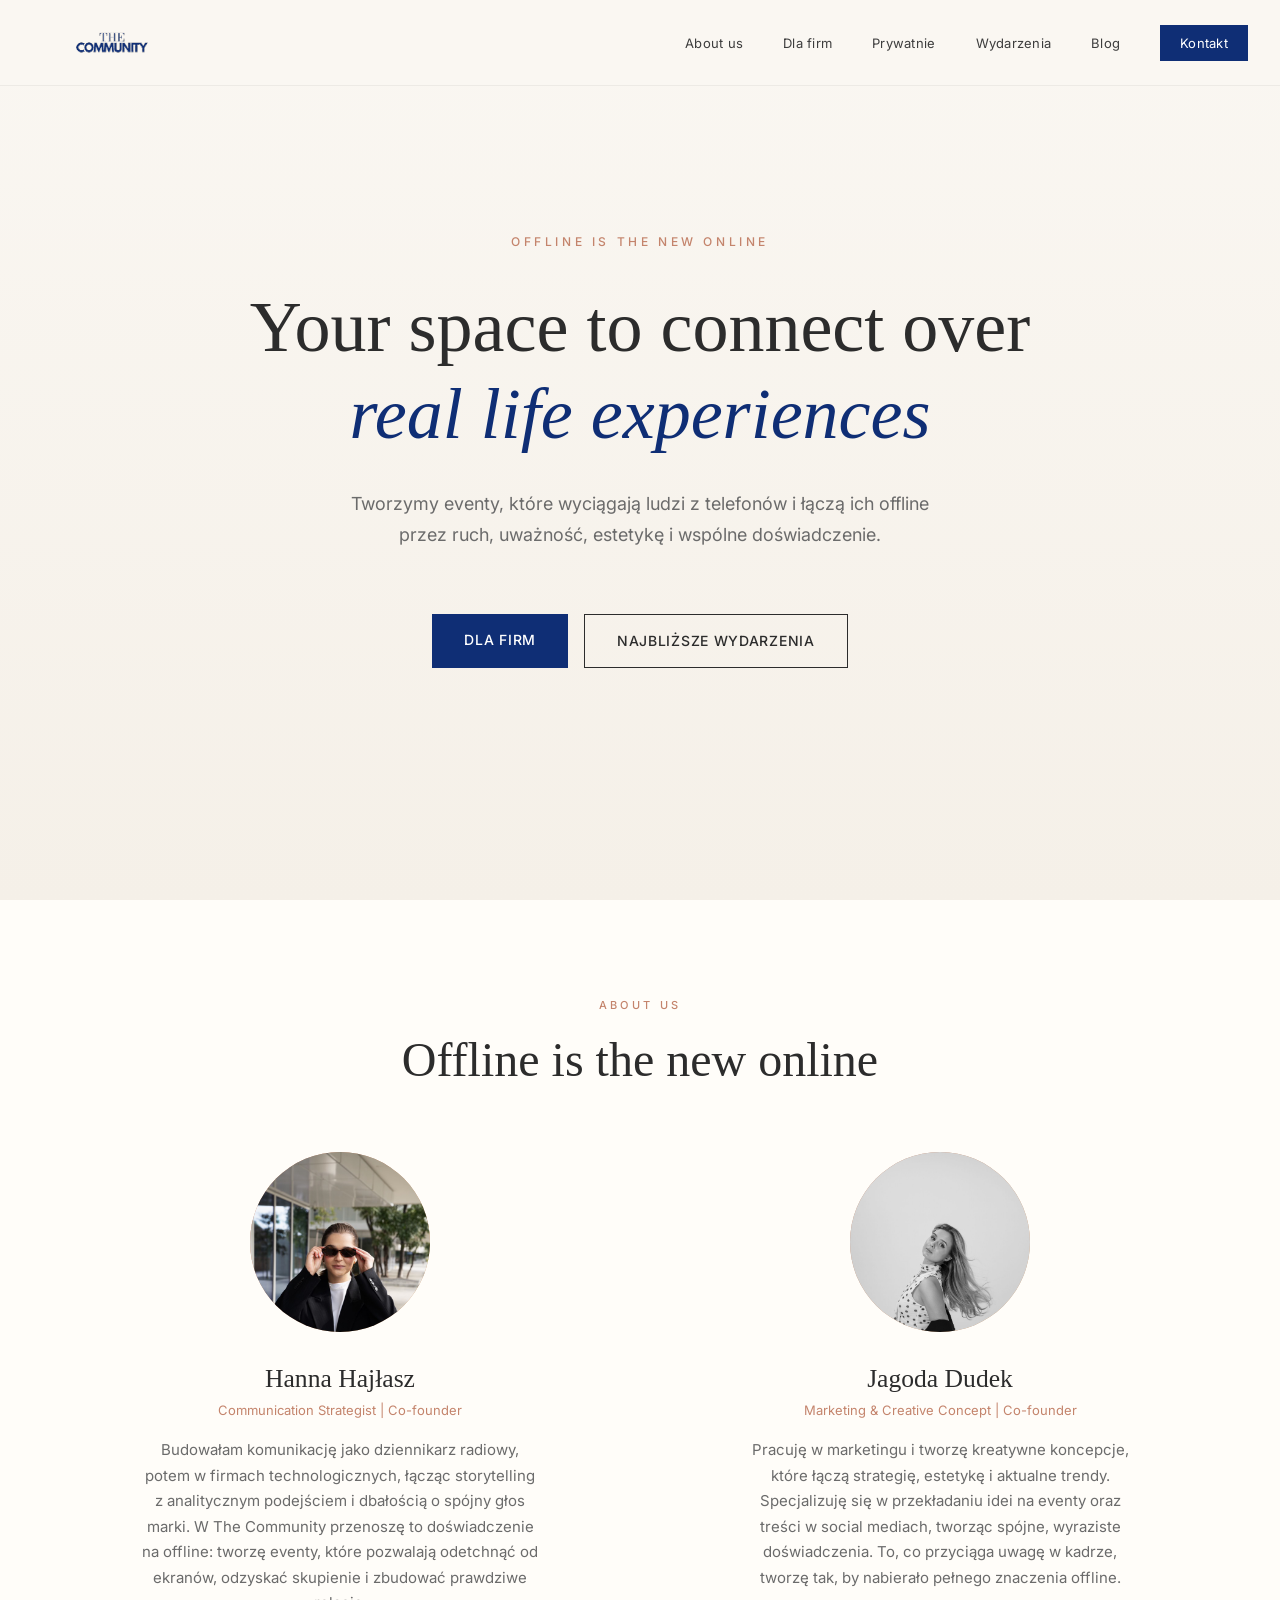
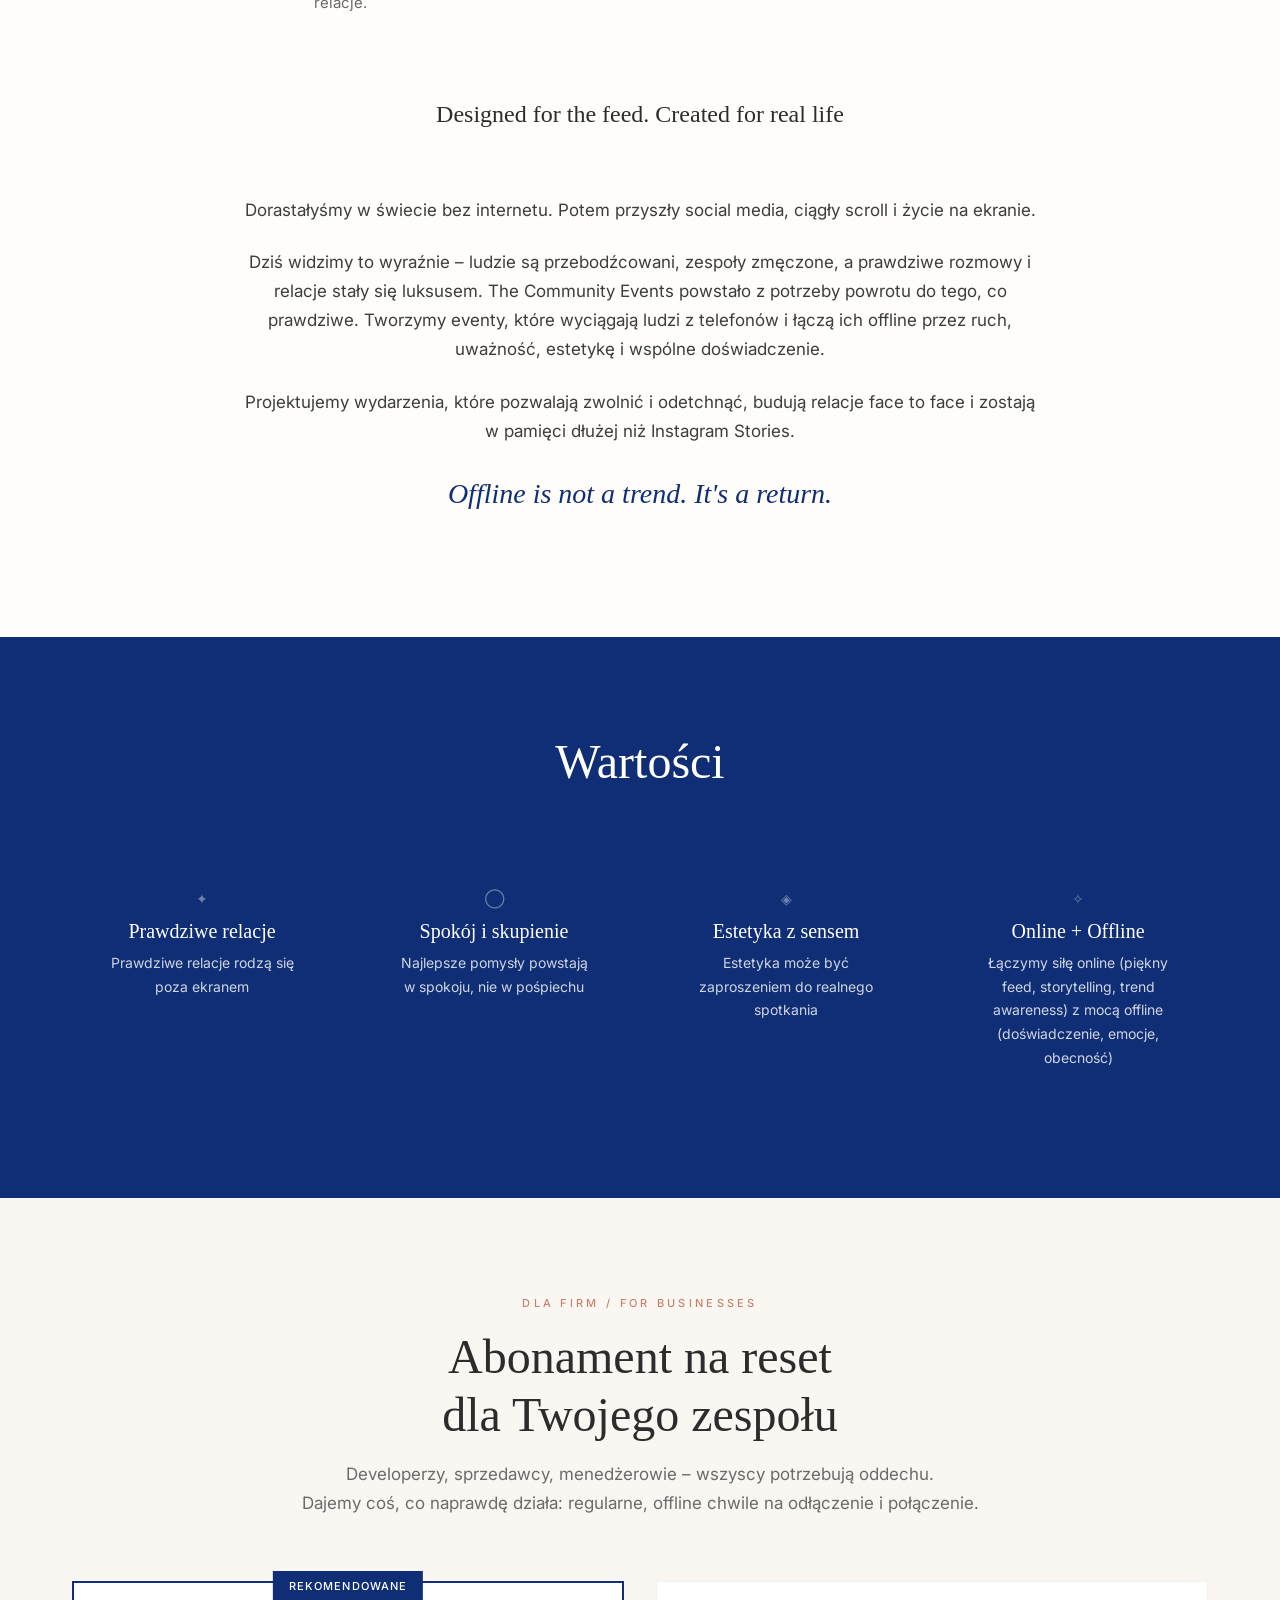
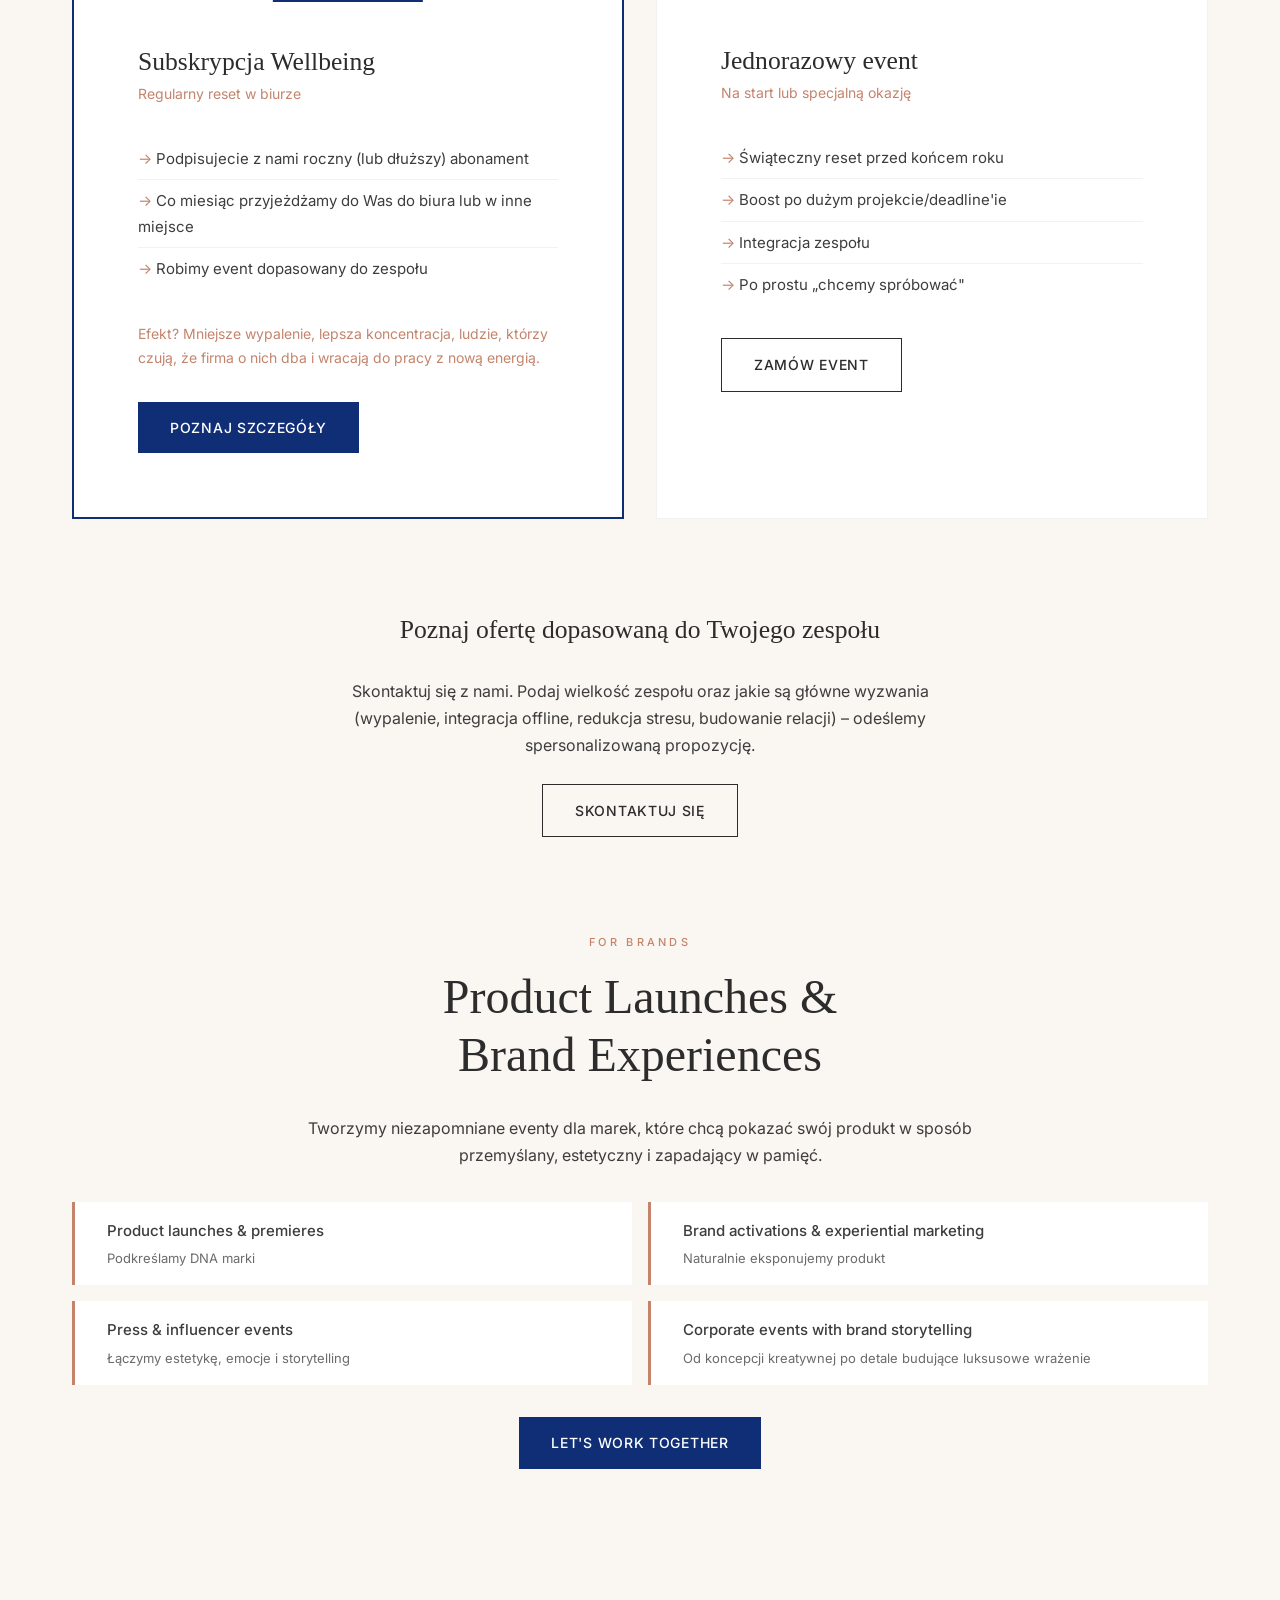
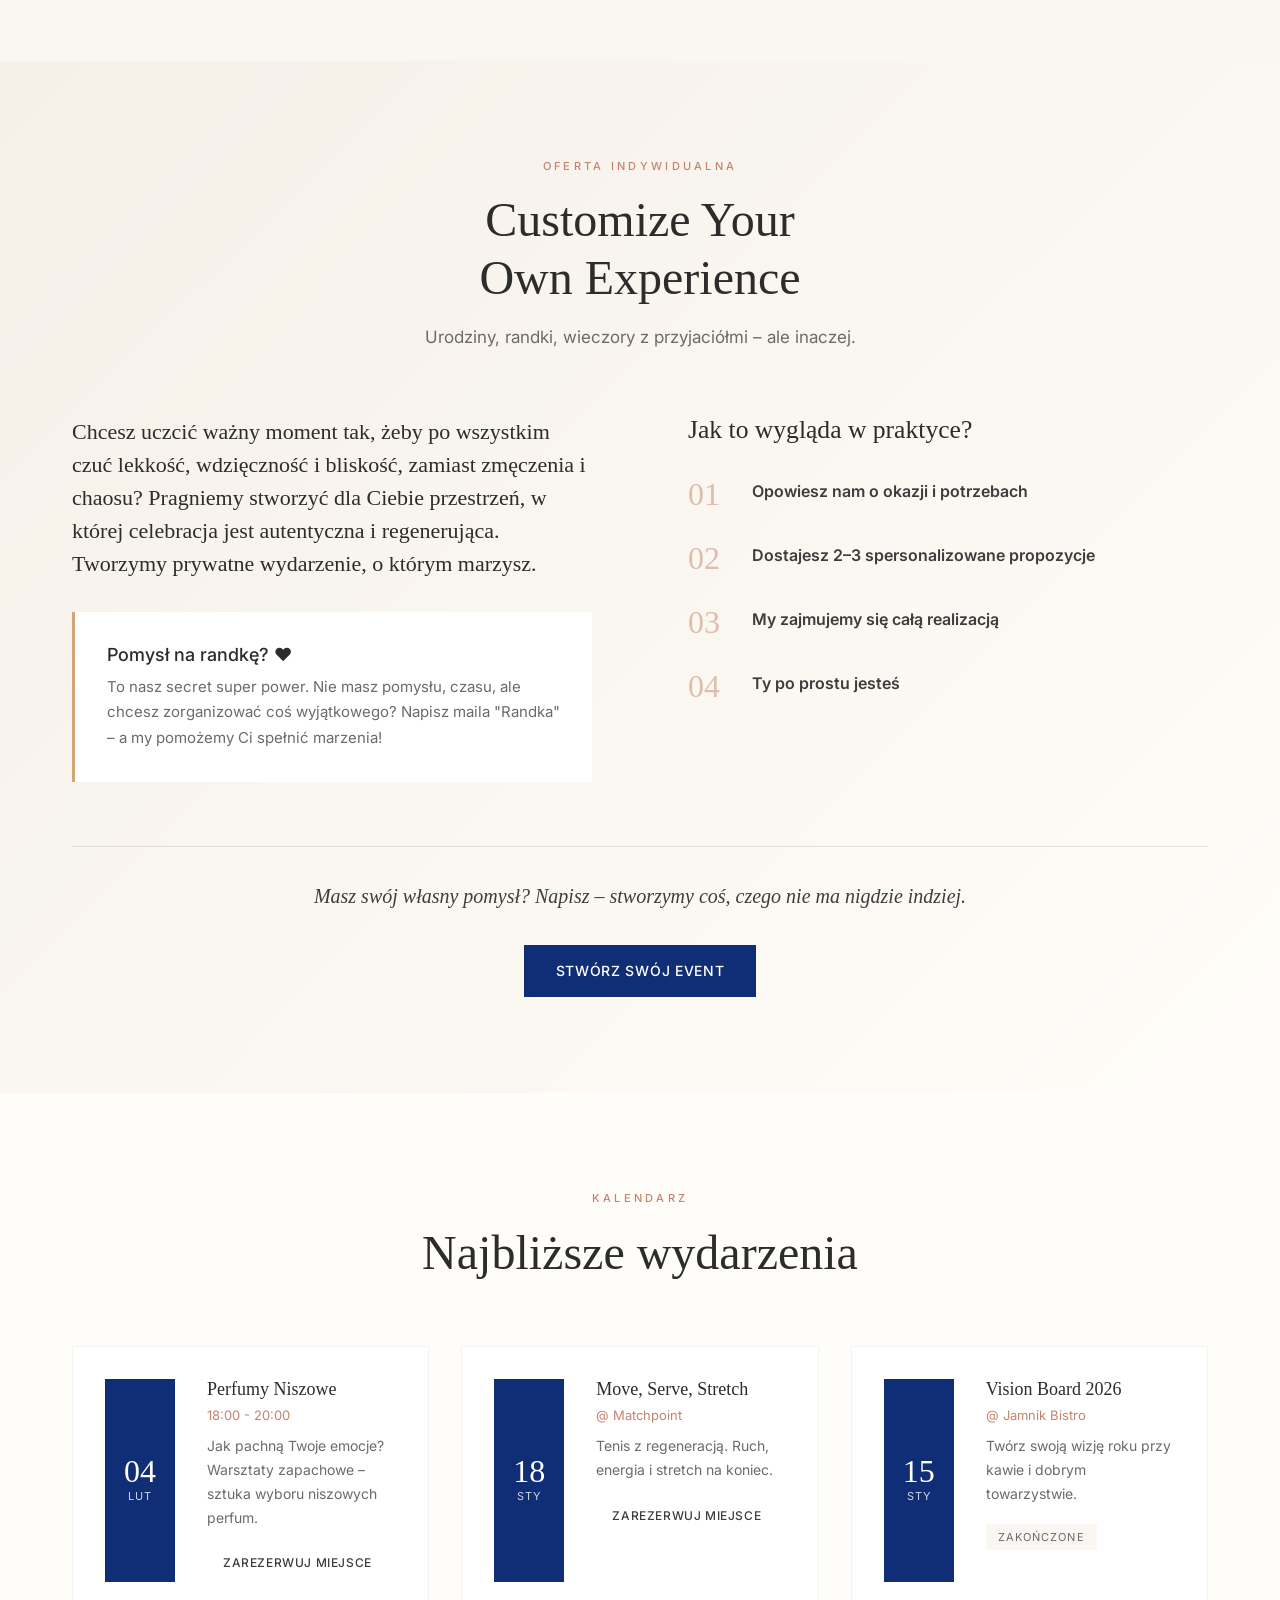
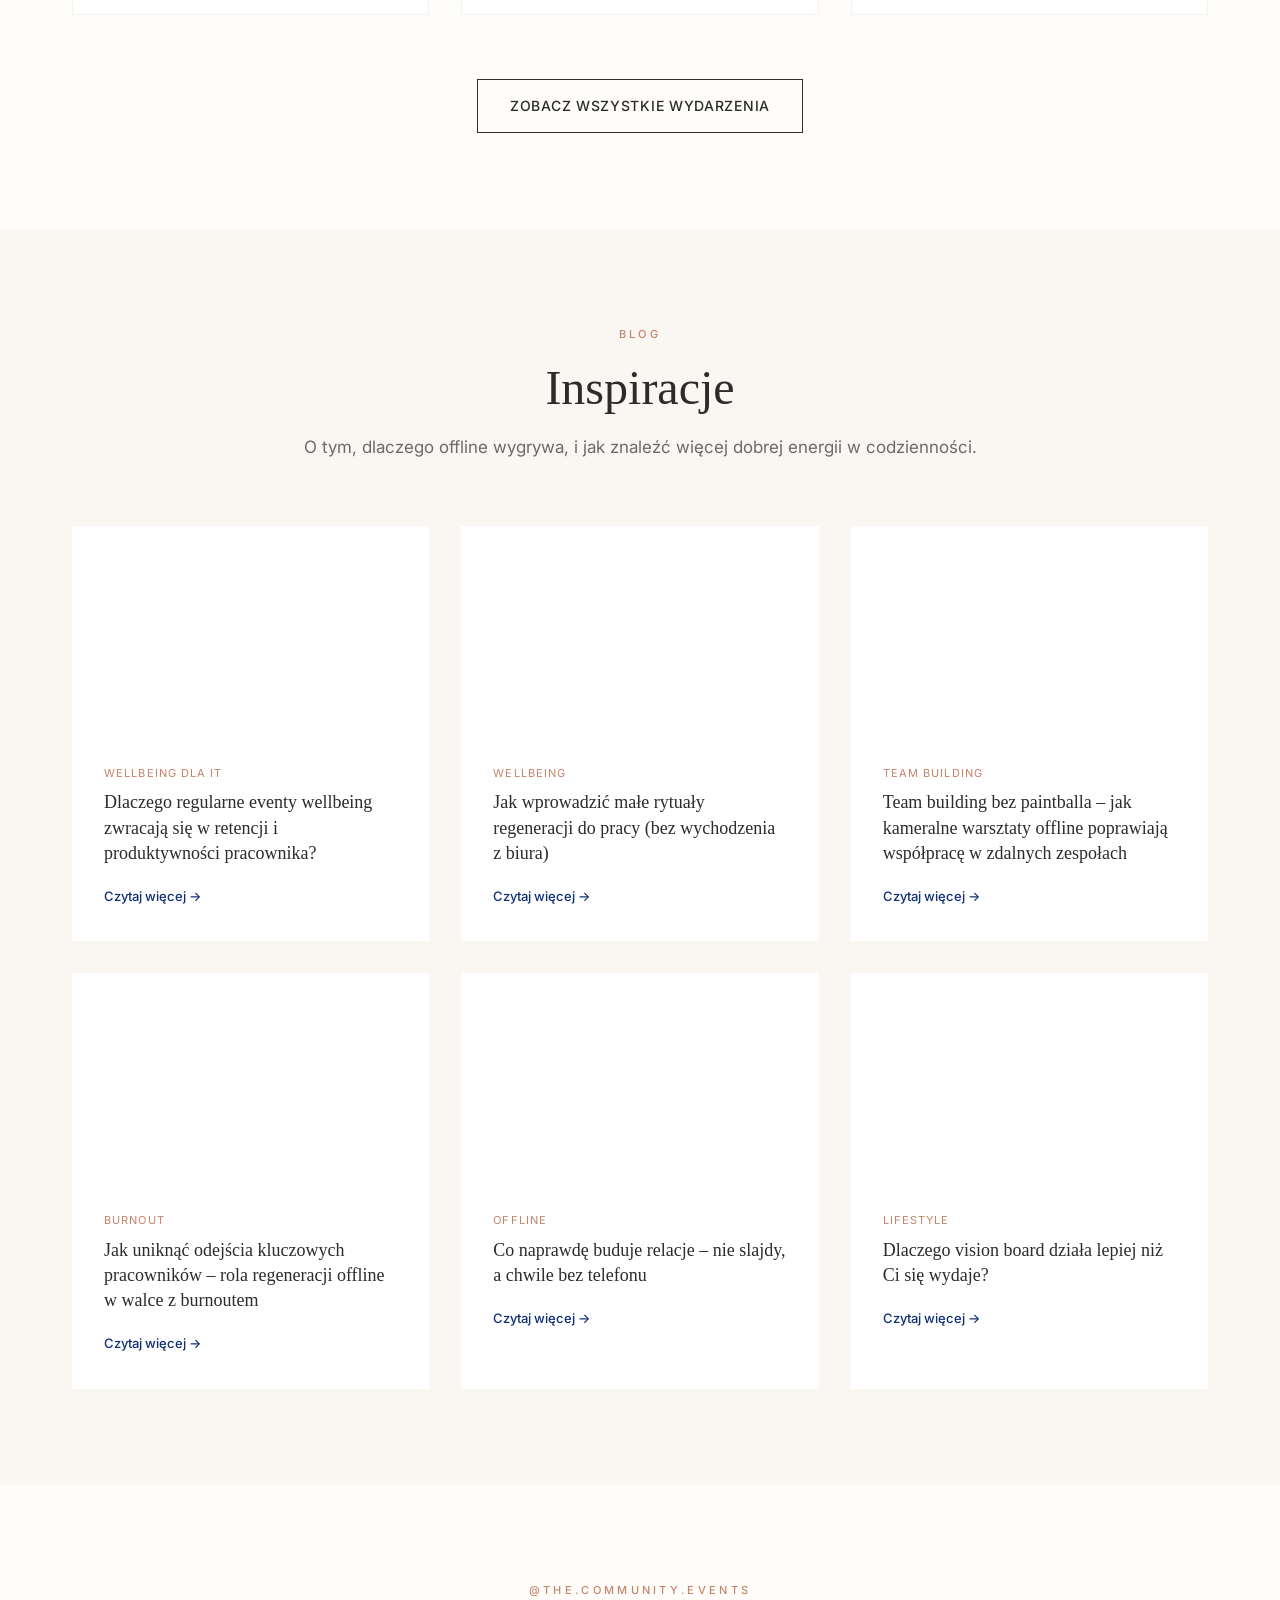
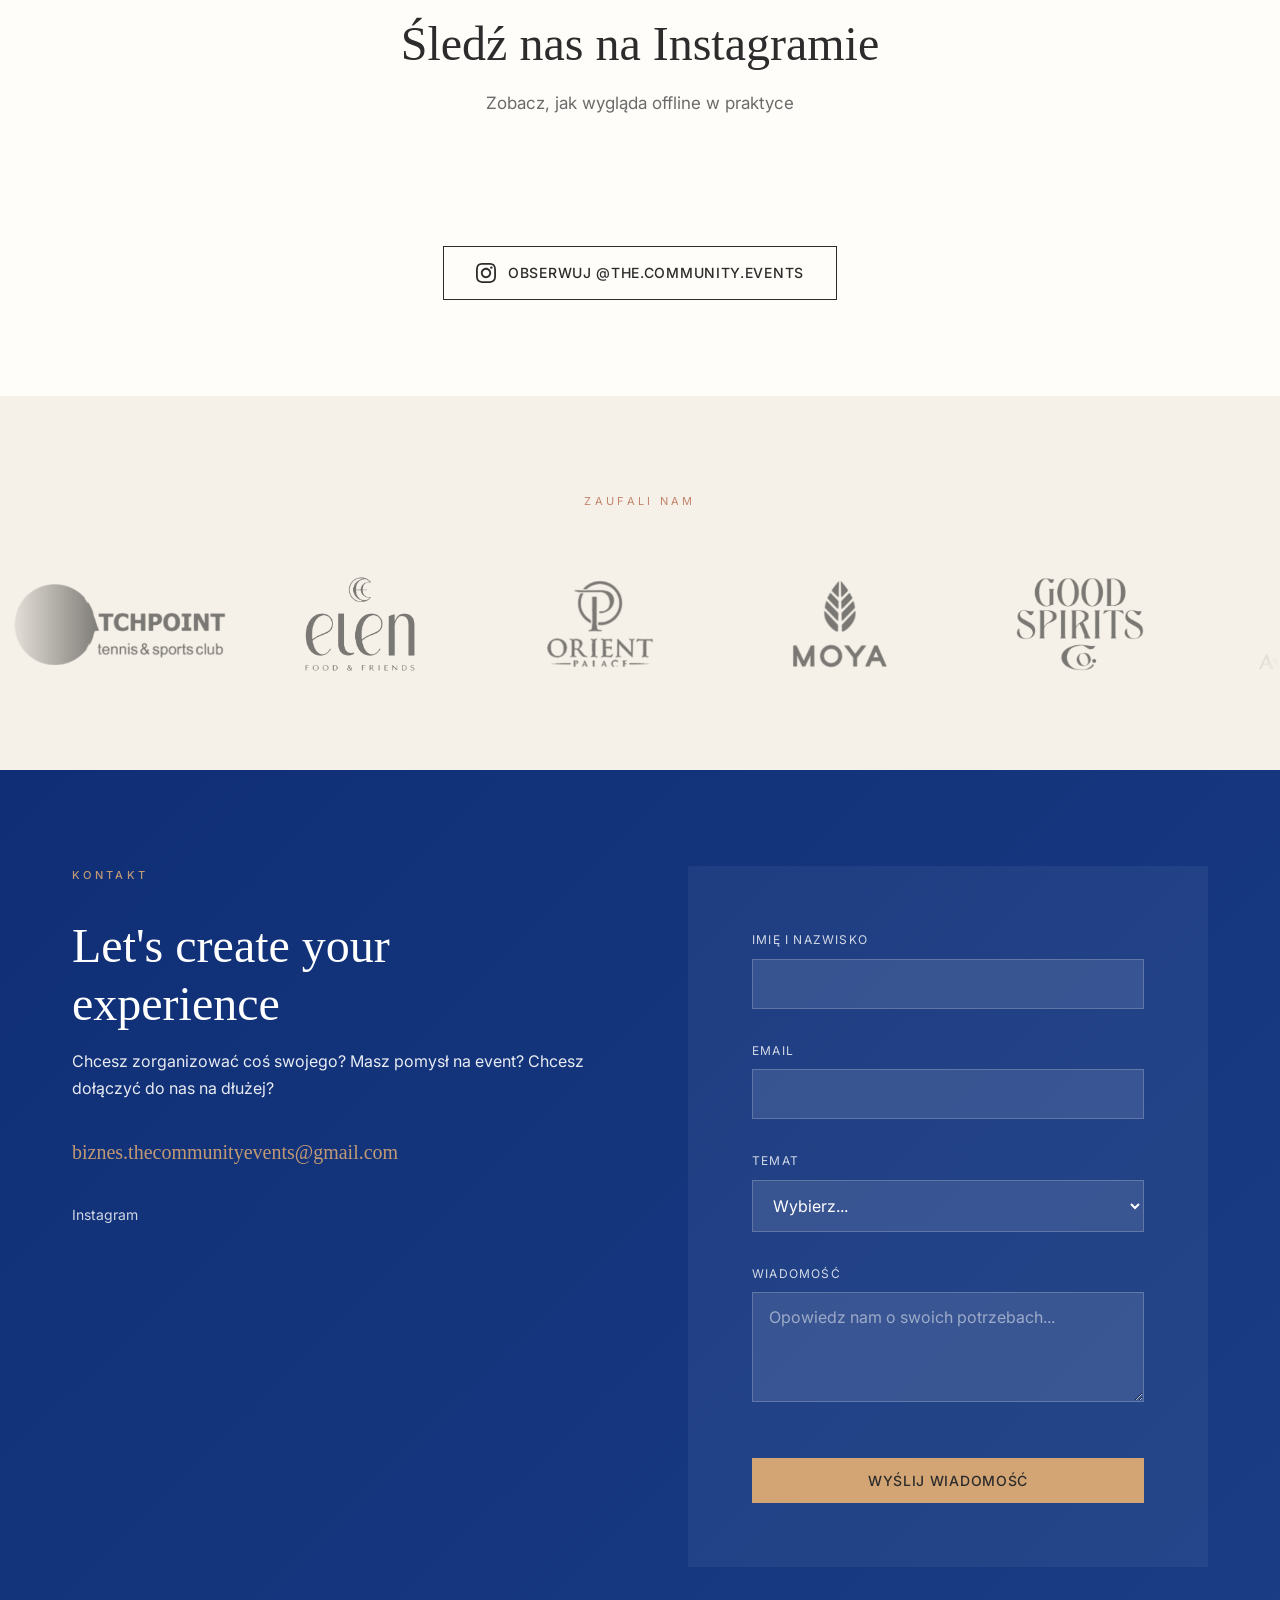
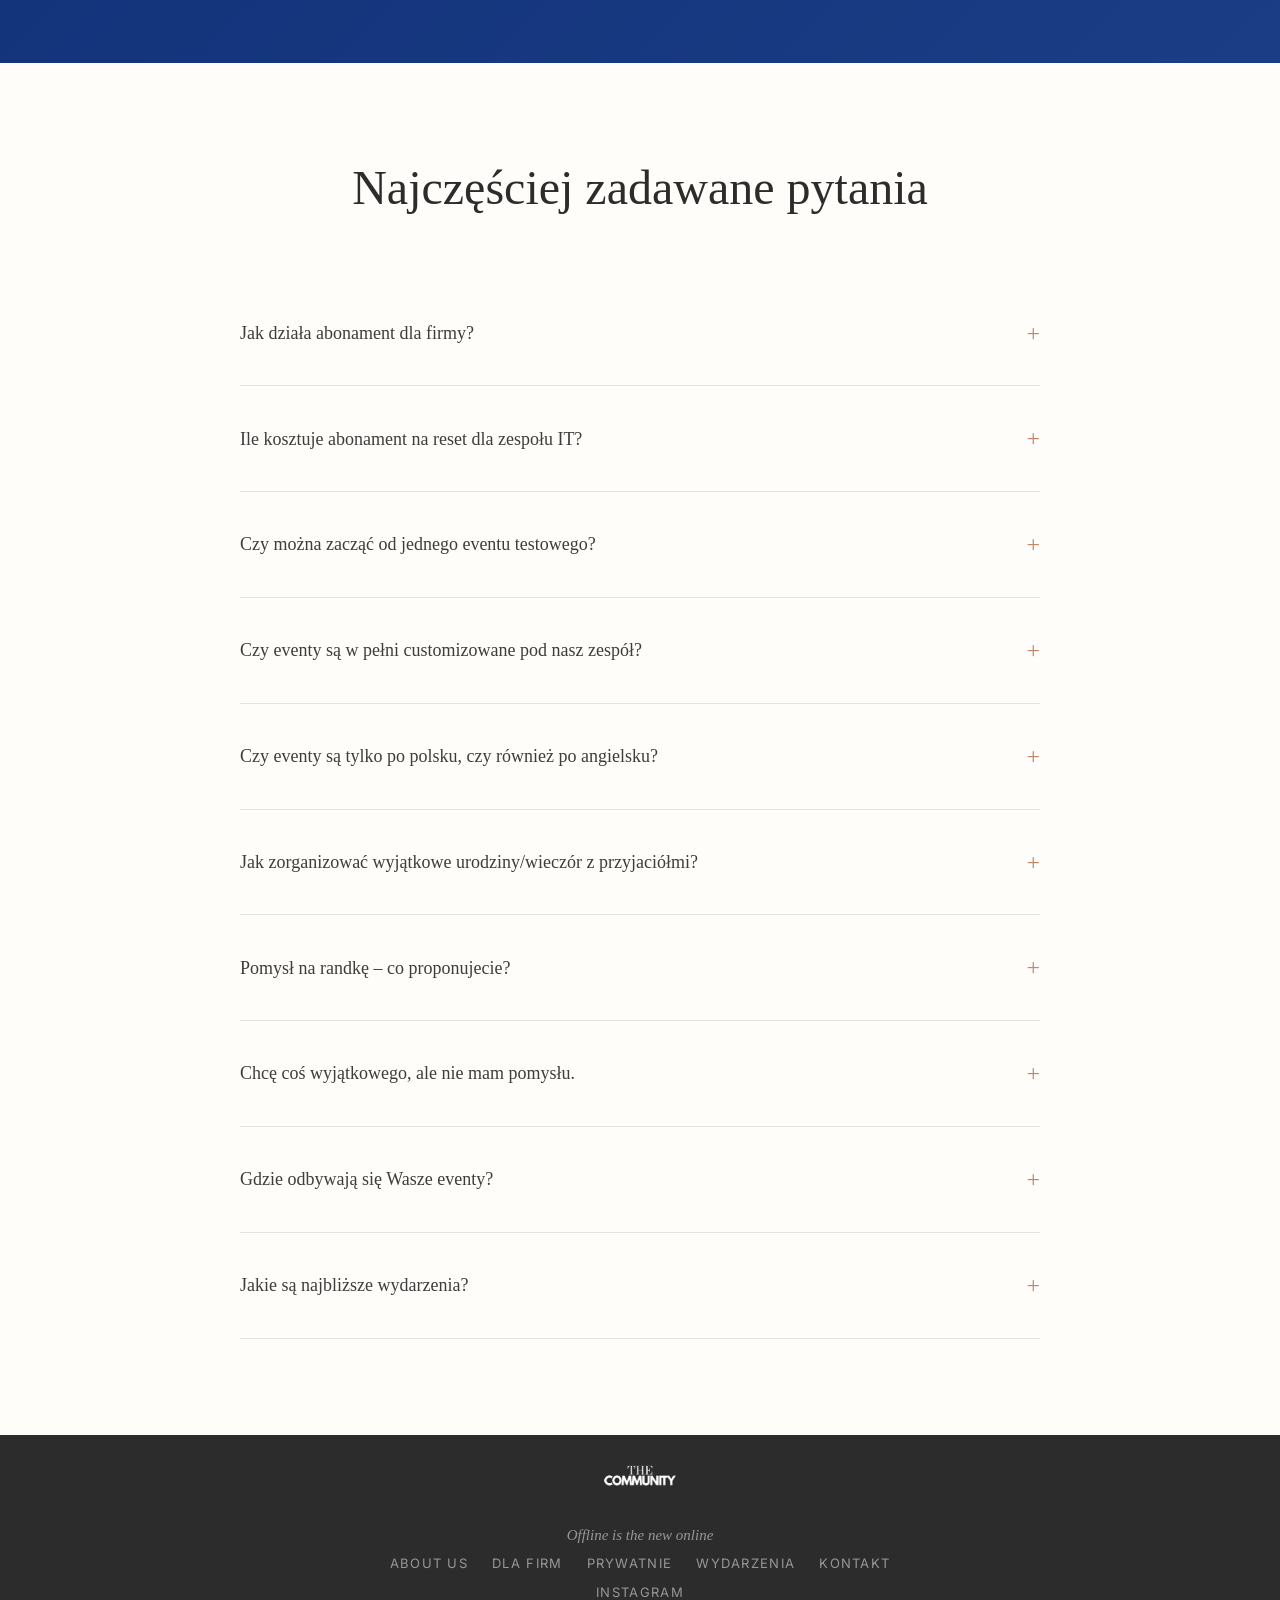
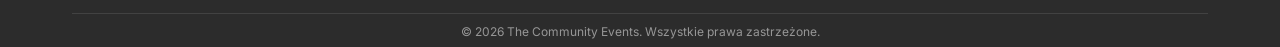
<file: index.html>
<!DOCTYPE html>
<html lang="pl">
<head>
    <meta charset="UTF-8">
    <meta name="viewport" content="width=device-width, initial-scale=1.0">
    <title>The Community Events | Offline is the new online</title>
    <meta name="description" content="Your space to connect over real life experiences. Tworzymy eventy, które wyciągają ludzi z telefonów i łączą ich offline przez ruch, uważność, estetykę i wspólne doświadczenie.">
    <link rel="preconnect" href="https://fonts.googleapis.com">
    <link rel="preconnect" href="https://fonts.gstatic.com" crossorigin>
    <link href="https://fonts.googleapis.com/css2?family=Old+Standard+TT:ital,wght@0,400;0,700;1,400&family=Inter:wght@300;400;500;600&display=swap" rel="stylesheet">
    <link rel="stylesheet" href="styles.css">
</head>
<body>
    <!-- Navigation -->
    <nav class="navbar">
        <div class="nav-container">
            <a href="#" class="logo">
                <img src="images/logo.svg" alt="The Community Events" class="logo-img">
            </a>
            <button class="nav-toggle" aria-label="Toggle menu">
                <span></span>
                <span></span>
                <span></span>
            </button>
            <ul class="nav-menu">
                <li><a href="#about">About us</a></li>
                <li><a href="#business">Dla firm</a></li>
                <li><a href="#private">Prywatnie</a></li>
                <li><a href="#events">Wydarzenia</a></li>
                <li><a href="#blog">Blog</a></li>
                <li><a href="#contact" class="nav-cta">Kontakt</a></li>
            </ul>
        </div>
    </nav>

    <!-- Hero Section -->
    <header class="hero">
        <div class="hero-content">
            <p class="hero-tagline">Offline is the new online</p>
            <h1 class="hero-title">Your space to connect over<br><em>real life experiences</em></h1>
            <p class="hero-subtitle">Tworzymy eventy, które wyciągają ludzi z telefonów i łączą ich offline przez ruch, uważność, estetykę i wspólne doświadczenie.</p>
            <div class="hero-buttons">
                <a href="#business" class="btn btn-primary">Dla firm</a>
                <a href="#events" class="btn btn-secondary">Najbliższe wydarzenia</a>
            </div>
        </div>
    </header>

    <!-- About Section -->
    <section id="about" class="about">
        <div class="container">
            <div class="section-header">
                <p class="section-tag">About us</p>
                <h2 class="section-title">Offline is the new online</h2>
            </div>

            <div class="founders">
                <div class="founder-card">
                    <div class="founder-image">
                        <img src="images/hania.jpg" alt="Hanna Hajłasz">
                    </div>
                    <div class="founder-info">
                        <h3>Hanna Hajłasz</h3>
                        <p class="founder-role">Communication Strategist | Co-founder</p>
                        <p class="founder-bio">Budowałam komunikację jako dziennikarz radiowy, potem w firmach technologicznych, łącząc storytelling z analitycznym podejściem i dbałością o spójny głos marki. W The Community przenoszę to doświadczenie na offline: tworzę eventy, które pozwalają odetchnąć od ekranów, odzyskać skupienie i zbudować prawdziwe relacje.</p>
                    </div>
                </div>
                <div class="founder-card">
                    <div class="founder-image">
                        <img src="images/jagoda.jpg" alt="Jagoda Dudek">
                    </div>
                    <div class="founder-info">
                        <h3>Jagoda Dudek</h3>
                        <p class="founder-role">Marketing & Creative Concept | Co-founder</p>
                        <p class="founder-bio">Pracuję w marketingu i tworzę kreatywne koncepcje, które łączą strategię, estetykę i aktualne trendy. Specjalizuję się w przekładaniu idei na eventy oraz treści w social mediach, tworząc spójne, wyraziste doświadczenia. To, co przyciąga uwagę w kadrze, tworzę tak, by nabierało pełnego znaczenia offline.</p>
                    </div>
                </div>
            </div>

            <div class="about-intro">
                <p class="lead-text">Designed for the feed. Created for real life</p>
            </div>

            <div class="about-story">
                <p>Dorastałyśmy w świecie bez internetu. Potem przyszły social media, ciągły scroll i życie na ekranie.</p>
                <p>Dziś widzimy to wyraźnie – ludzie są przebodźcowani, zespoły zmęczone, a prawdziwe rozmowy i relacje stały się luksusem. The Community Events powstało z potrzeby powrotu do tego, co prawdziwe. Tworzymy eventy, które wyciągają ludzi z telefonów i łączą ich offline przez ruch, uważność, estetykę i wspólne doświadczenie.</p>
                <p>Projektujemy wydarzenia, które pozwalają zwolnić i odetchnąć, budują relacje face to face i zostają w pamięci dłużej niż Instagram Stories.</p>
                <p class="highlight-text">Offline is not a trend. It's a return.</p>
            </div>
        </div>
    </section>

    <!-- Values Section -->
    <section class="values">
        <div class="container">
            <h2 class="section-title centered">Wartości</h2>
            <div class="values-grid">
                <div class="value-card">
                    <div class="value-icon">✦</div>
                    <h3>Prawdziwe relacje</h3>
                    <p>Prawdziwe relacje rodzą się poza ekranem</p>
                </div>
                <div class="value-card">
                    <div class="value-icon">◯</div>
                    <h3>Spokój i skupienie</h3>
                    <p>Najlepsze pomysły powstają w spokoju, nie w pośpiechu</p>
                </div>
                <div class="value-card">
                    <div class="value-icon">◈</div>
                    <h3>Estetyka z sensem</h3>
                    <p>Estetyka może być zaproszeniem do realnego spotkania</p>
                </div>
                <div class="value-card">
                    <div class="value-icon">✧</div>
                    <h3>Online + Offline</h3>
                    <p>Łączymy siłę online (piękny feed, storytelling, trend awareness) z mocą offline (doświadczenie, emocje, obecność)</p>
                </div>
            </div>
        </div>
    </section>

    <!-- Business Section -->
    <section id="business" class="business">
        <div class="container">
            <div class="section-header">
                <p class="section-tag">Dla firm / For Businesses</p>
                <h2 class="section-title">Abonament na reset<br>dla Twojego zespołu</h2>
                <p class="section-subtitle">Developerzy, sprzedawcy, menedżerowie – wszyscy potrzebują oddechu.<br>Dajemy coś, co naprawdę działa: regularne, offline chwile na odłączenie i połączenie.</p>
            </div>

            <div class="business-options">
                <div class="business-card featured">
                    <div class="card-badge">Rekomendowane</div>
                    <h3>Subskrypcja Wellbeing</h3>
                    <p class="card-subtitle">Regularny reset w biurze</p>
                    <ul class="card-features">
                        <li>Podpisujecie z nami roczny (lub dłuższy) abonament</li>
                        <li>Co miesiąc przyjeżdżamy do Was do biura lub w inne miejsce</li>
                        <li>Robimy event dopasowany do zespołu</li>
                    </ul>
                    <p class="card-subtitle" style="margin-top: 1rem;">Efekt? Mniejsze wypalenie, lepsza koncentracja, ludzie, którzy czują, że firma o nich dba i wracają do pracy z nową energią.</p>
                    <a href="#contact" class="btn btn-primary">Poznaj szczegóły</a>
                </div>
                <div class="business-card">
                    <h3>Jednorazowy event</h3>
                    <p class="card-subtitle">Na start lub specjalną okazję</p>
                    <ul class="card-features">
                        <li>Świąteczny reset przed końcem roku</li>
                        <li>Boost po dużym projekcie/deadline'ie</li>
                        <li>Integracja zespołu</li>
                        <li>Po prostu „chcemy spróbować"</li>
                    </ul>
                    <a href="#contact" class="btn btn-secondary">Zamów event</a>
                </div>
            </div>

            <div class="business-results">
                <h3>Poznaj ofertę dopasowaną do Twojego zespołu</h3>
                <p style="text-align: center; max-width: 600px; margin: 1rem auto;">Skontaktuj się z nami. Podaj wielkość zespołu oraz jakie są główne wyzwania (wypalenie, integracja offline, redukcja stresu, budowanie relacji) – odeślemy spersonalizowaną propozycję.</p>
                <div style="text-align: center; margin-top: 1.5rem;">
                    <a href="#contact" class="btn btn-secondary">Skontaktuj się</a>
                </div>
            </div>

            <div class="services-showcase">
                <div class="section-header">
                    <p class="section-tag">For Brands</p>
                    <h2 class="section-title">Product Launches &<br>Brand Experiences</h2>
                </div>
                <p style="max-width: 700px; margin: 0 auto 2rem; color: var(--color-text); text-align: center;">Tworzymy niezapomniane eventy dla marek, które chcą pokazać swój produkt w sposób przemyślany, estetyczny i zapadający w pamięć.</p>
                <div class="services-grid">
                    <div class="service-item">
                        <span class="service-name">Product launches & premieres</span>
                        <span class="service-desc">Podkreślamy DNA marki</span>
                    </div>
                    <div class="service-item">
                        <span class="service-name">Brand activations & experiential marketing</span>
                        <span class="service-desc">Naturalnie eksponujemy produkt</span>
                    </div>
                    <div class="service-item">
                        <span class="service-name">Press & influencer events</span>
                        <span class="service-desc">Łączymy estetykę, emocje i storytelling</span>
                    </div>
                    <div class="service-item">
                        <span class="service-name">Corporate events with brand storytelling</span>
                        <span class="service-desc">Od koncepcji kreatywnej po detale budujące luksusowe wrażenie</span>
                    </div>
                </div>
                <div style="text-align: center; margin-top: 2rem;">
                    <a href="#contact" class="btn btn-primary">Let's work together</a>
                </div>
            </div>
        </div>
    </section>

    <!-- Private Section -->
    <section id="private" class="private">
        <div class="container">
            <div class="section-header">
                <p class="section-tag">Oferta Indywidualna</p>
                <h2 class="section-title">Customize Your<br>Own Experience</h2>
                <p class="section-subtitle">Urodziny, randki, wieczory z przyjaciółmi – ale inaczej.</p>
            </div>

            <div class="private-content">
                <div class="private-text">
                    <p class="lead-text">Chcesz uczcić ważny moment tak, żeby po wszystkim czuć lekkość, wdzięczność i bliskość, zamiast zmęczenia i chaosu? Pragniemy stworzyć dla Ciebie przestrzeń, w której celebracja jest autentyczna i regenerująca. Tworzymy prywatne wydarzenie, o którym marzysz.</p>

                    <div class="special-offer">
                        <h4>Pomysł na randkę? ❤️</h4>
                        <p>To nasz secret super power. Nie masz pomysłu, czasu, ale chcesz zorganizować coś wyjątkowego? Napisz maila "Randka" – a my pomożemy Ci spełnić marzenia!</p>
                    </div>
                </div>

                <div class="private-process">
                    <h3>Jak to wygląda w praktyce?</h3>
                    <ol class="process-steps">
                        <li>
                            <span class="step-number">01</span>
                            <div class="step-content">
                                <strong>Opowiesz nam o okazji i potrzebach</strong>
                            </div>
                        </li>
                        <li>
                            <span class="step-number">02</span>
                            <div class="step-content">
                                <strong>Dostajesz 2–3 spersonalizowane propozycje</strong>
                            </div>
                        </li>
                        <li>
                            <span class="step-number">03</span>
                            <div class="step-content">
                                <strong>My zajmujemy się całą realizacją</strong>
                            </div>
                        </li>
                        <li>
                            <span class="step-number">04</span>
                            <div class="step-content">
                                <strong>Ty po prostu jesteś</strong>
                            </div>
                        </li>
                    </ol>
                </div>
            </div>

            <div class="private-cta">
                <p>Masz swój własny pomysł? Napisz – stworzymy coś, czego nie ma nigdzie indziej.</p>
                <a href="#contact" class="btn btn-primary">Stwórz swój event</a>
            </div>
        </div>
    </section>

    <!-- Events Section -->
    <section id="events" class="events">
        <div class="container">
            <div class="section-header">
                <p class="section-tag">Kalendarz</p>
                <h2 class="section-title">Najbliższe wydarzenia</h2>
            </div>

            <div class="events-grid">
                <div class="event-card">
                    <div class="event-date">
                        <span class="day">04</span>
                        <span class="month">LUT</span>
                    </div>
                    <div class="event-info">
                        <h3>Perfumy Niszowe</h3>
                        <p class="event-time">18:00 - 20:00</p>
                        <p class="event-desc">Jak pachną Twoje emocje? Warsztaty zapachowe – sztuka wyboru niszowych perfum.</p>
                        <a href="#" class="btn btn-small">Zarezerwuj miejsce</a>
                    </div>
                </div>
                <div class="event-card">
                    <div class="event-date">
                        <span class="day">18</span>
                        <span class="month">STY</span>
                    </div>
                    <div class="event-info">
                        <h3>Move, Serve, Stretch</h3>
                        <p class="event-time">@ Matchpoint</p>
                        <p class="event-desc">Tenis z regeneracją. Ruch, energia i stretch na koniec.</p>
                        <a href="#" class="btn btn-small">Zarezerwuj miejsce</a>
                    </div>
                </div>
                <div class="event-card">
                    <div class="event-date">
                        <span class="day">15</span>
                        <span class="month">STY</span>
                    </div>
                    <div class="event-info">
                        <h3>Vision Board 2026</h3>
                        <p class="event-time">@ Jamnik Bistro</p>
                        <p class="event-desc">Twórz swoją wizję roku przy kawie i dobrym towarzystwie.</p>
                        <span class="event-status">Zakończone</span>
                    </div>
                </div>
            </div>

            <div class="events-cta">
                <a href="https://instagram.com/the.community.events" target="_blank" class="btn btn-secondary">Zobacz wszystkie wydarzenia</a>
            </div>
        </div>
    </section>

    <!-- Blog Section -->
    <section id="blog" class="blog">
        <div class="container">
            <div class="section-header">
                <p class="section-tag">Blog</p>
                <h2 class="section-title">Inspiracje</h2>
                <p class="section-subtitle">O tym, dlaczego offline wygrywa, i jak znaleźć więcej dobrej energii w codzienności.</p>
            </div>

            <div class="blog-grid">
                <article class="blog-card">
                    <a href="articles/regularne-eventy-wellbeing.html">
                        <div class="blog-image" style="background-image: url('https://images.unsplash.com/photo-1632146639278-c2203c404d89?w=600&h=400&fit=crop');"></div>
                        <div class="blog-content">
                            <span class="blog-tag">Wellbeing dla IT</span>
                            <h3>Dlaczego regularne eventy wellbeing zwracają się w retencji i produktywności pracownika?</h3>
                            <span class="blog-link">Czytaj więcej →</span>
                        </div>
                    </a>
                </article>
                <article class="blog-card">
                    <a href="articles/rytualy-regeneracji-w-pracy.html">
                        <div class="blog-image" style="background-image: url('https://images.unsplash.com/photo-1749104953222-9d6ed76e4bf0?w=600&h=400&fit=crop');"></div>
                        <div class="blog-content">
                            <span class="blog-tag">Wellbeing</span>
                            <h3>Jak wprowadzić małe rytuały regeneracji do pracy (bez wychodzenia z biura)</h3>
                            <span class="blog-link">Czytaj więcej →</span>
                        </div>
                    </a>
                </article>
                <article class="blog-card">
                    <a href="articles/team-building-bez-paintballa.html">
                        <div class="blog-image" style="background-image: url('https://images.unsplash.com/photo-1739430170523-29f7a6c7093f?w=600&h=400&fit=crop');"></div>
                        <div class="blog-content">
                            <span class="blog-tag">Team building</span>
                            <h3>Team building bez paintballa – jak kameralne warsztaty offline poprawiają współpracę w zdalnych zespołach</h3>
                            <span class="blog-link">Czytaj więcej →</span>
                        </div>
                    </a>
                </article>
                <article class="blog-card">
                    <a href="articles/retencja-pracownikow.html">
                        <div class="blog-image" style="background-image: url('https://images.unsplash.com/photo-1758237782492-be2393b4d945?w=600&h=400&fit=crop');"></div>
                        <div class="blog-content">
                            <span class="blog-tag">Burnout</span>
                            <h3>Jak uniknąć odejścia kluczowych pracowników – rola regeneracji offline w walce z burnoutem</h3>
                            <span class="blog-link">Czytaj więcej →</span>
                        </div>
                    </a>
                </article>
                <article class="blog-card">
                    <a href="articles/relacje-bez-telefonow.html">
                        <div class="blog-image" style="background-image: url('https://images.unsplash.com/photo-1758525225745-c91556434170?w=600&h=400&fit=crop');"></div>
                        <div class="blog-content">
                            <span class="blog-tag">Offline</span>
                            <h3>Co naprawdę buduje relacje – nie slajdy, a chwile bez telefonu</h3>
                            <span class="blog-link">Czytaj więcej →</span>
                        </div>
                    </a>
                </article>
                <article class="blog-card">
                    <a href="articles/vision-board-w-pracy.html">
                        <div class="blog-image" style="background-image: url('https://images.unsplash.com/photo-1690733546551-1007bc0a3414?w=600&h=400&fit=crop');"></div>
                        <div class="blog-content">
                            <span class="blog-tag">Lifestyle</span>
                            <h3>Dlaczego vision board działa lepiej niż Ci się wydaje?</h3>
                            <span class="blog-link">Czytaj więcej →</span>
                        </div>
                    </a>
                </article>
            </div>
        </div>
    </section>

    <!-- Instagram Feed Section (ukryte tymczasowo) -->
    <section id="instagram" class="instagram-section">
        <div class="container">
            <div class="section-header">
                <p class="section-tag">@the.community.events</p>
                <h2 class="section-title">Śledź nas na Instagramie</h2>
                <p class="section-subtitle">Zobacz, jak wygląda offline w praktyce</p>
            </div>

            <div class="instagram-feed">
                <!-- Instagram Embed Profile Widget -->
                <div class="instagram-grid">
                    <script src="https://elfsightcdn.com/platform.js" async></script>
                    <div class="elfsight-app-0e4be773-77ea-4b0b-a264-be6cd1091923" data-elfsight-app-lazy></div>
                </div>

                <!-- Link to Instagram profile -->
                <div class="instagram-cta">
                    <a href="https://instagram.com/the.community.events" target="_blank" class="btn btn-secondary">
                        <span class="instagram-icon">
                            <svg width="20" height="20" viewBox="0 0 24 24" fill="currentColor">
                                <path d="M12 2.163c3.204 0 3.584.012 4.85.07 3.252.148 4.771 1.691 4.919 4.919.058 1.265.069 1.645.069 4.849 0 3.205-.012 3.584-.069 4.849-.149 3.225-1.664 4.771-4.919 4.919-1.266.058-1.644.07-4.85.07-3.204 0-3.584-.012-4.849-.07-3.26-.149-4.771-1.699-4.919-4.92-.058-1.265-.07-1.644-.07-4.849 0-3.204.013-3.583.07-4.849.149-3.227 1.664-4.771 4.919-4.919 1.266-.057 1.645-.069 4.849-.069zm0-2.163c-3.259 0-3.667.014-4.947.072-4.358.2-6.78 2.618-6.98 6.98-.059 1.281-.073 1.689-.073 4.948 0 3.259.014 3.668.072 4.948.2 4.358 2.618 6.78 6.98 6.98 1.281.058 1.689.072 4.948.072 3.259 0 3.668-.014 4.948-.072 4.354-.2 6.782-2.618 6.979-6.98.059-1.28.073-1.689.073-4.948 0-3.259-.014-3.667-.072-4.947-.196-4.354-2.617-6.78-6.979-6.98-1.281-.059-1.69-.073-4.949-.073zm0 5.838c-3.403 0-6.162 2.759-6.162 6.162s2.759 6.163 6.162 6.163 6.162-2.759 6.162-6.163c0-3.403-2.759-6.162-6.162-6.162zm0 10.162c-2.209 0-4-1.79-4-4 0-2.209 1.791-4 4-4s4 1.791 4 4c0 2.21-1.791 4-4 4zm6.406-11.845c-.796 0-1.441.645-1.441 1.44s.645 1.44 1.441 1.44c.795 0 1.439-.645 1.439-1.44s-.644-1.44-1.439-1.44z"/>
                            </svg>
                        </span>
                        Obserwuj @the.community.events
                    </a>
                </div>
            </div>
        </div>
    </section>

    <!-- Trusted By Section -->
    <section class="trusted">
        <p class="trusted-title">Zaufali nam</p>
        <div class="logo-marquee">
            <div class="logo-track">
                <div class="trusted-logo"><img src="images/logos/cropped/matchpoint.png" alt="Matchpoint"></div>
                <div class="trusted-logo"><img src="images/logos/cropped/elen.png" alt="Elen"></div>
                <div class="trusted-logo"><img src="images/logos/cropped/orient-palace.png" alt="Hotel Orient Palace"></div>
                <div class="trusted-logo"><img src="images/logos/cropped/moya.png" alt="Moya Matcha"></div>
                <div class="trusted-logo"><img src="images/logos/cropped/good-spirits.png" alt="Good Spirits"></div>
                <div class="trusted-logo"><img src="images/logos/cropped/avicenna-oil.png" alt="Avicenna Oil"></div>
                <div class="trusted-logo"><img src="images/logos/cropped/olaplex.png" alt="Olaplex"></div>
                <div class="trusted-logo"><img src="images/logos/cropped/health-labs-care.png" alt="Health Labs Care"></div>
                <div class="trusted-logo"><img src="images/logos/cropped/sufan.png" alt="Šufan"></div>
                <div class="trusted-logo"><img src="images/logos/cropped/mocti.png" alt="Mocti"></div>
                <div class="trusted-logo"><img src="images/logos/cropped/bedrock.png" alt="Bedrock"></div>
                <div class="trusted-logo"><img src="images/logos/cropped/thalion.png" alt="Thalion"></div>
                <div class="trusted-logo"><img src="images/logos/cropped/skjur.png" alt="Skjur"></div>
                <div class="trusted-logo"><img src="images/logos/cropped/natu-care.png" alt="Natu.Care"></div>
                <div class="trusted-logo"><img src="images/logos/cropped/osetek-herbs.png" alt="Osetek Herbs"></div>
                <div class="trusted-logo"><img src="images/logos/cropped/deli-naturalnie.png" alt="Deli Naturalnie"></div>
                <div class="trusted-logo"><img src="images/logos/cropped/one-answer.png" alt="One Answer"></div>
                <div class="trusted-logo"><img src="images/logos/cropped/balans.png" alt="Balans"></div>
                <div class="trusted-logo"><img src="images/logos/cropped/chill-oysters.png" alt="Chill Oysters Agency"></div>
                <div class="trusted-logo"><img src="images/logos/cropped/skin-spa.png" alt="Skin Spa"></div>
                <div class="trusted-logo"><img src="images/logos/cropped/clara.png" alt="Clara"></div>
                <div class="trusted-logo"><img src="images/logos/cropped/soleil-studio.png" alt="Soleil Studio"></div>
                <!-- duplicate for seamless loop -->
                <div class="trusted-logo" aria-hidden="true"><img src="images/logos/cropped/matchpoint.png" alt=""></div>
                <div class="trusted-logo" aria-hidden="true"><img src="images/logos/cropped/elen.png" alt=""></div>
                <div class="trusted-logo" aria-hidden="true"><img src="images/logos/cropped/orient-palace.png" alt=""></div>
                <div class="trusted-logo" aria-hidden="true"><img src="images/logos/cropped/moya.png" alt=""></div>
                <div class="trusted-logo" aria-hidden="true"><img src="images/logos/cropped/good-spirits.png" alt=""></div>
                <div class="trusted-logo" aria-hidden="true"><img src="images/logos/cropped/avicenna-oil.png" alt=""></div>
                <div class="trusted-logo" aria-hidden="true"><img src="images/logos/cropped/olaplex.png" alt=""></div>
                <div class="trusted-logo" aria-hidden="true"><img src="images/logos/cropped/health-labs-care.png" alt=""></div>
                <div class="trusted-logo" aria-hidden="true"><img src="images/logos/cropped/sufan.png" alt=""></div>
                <div class="trusted-logo" aria-hidden="true"><img src="images/logos/cropped/mocti.png" alt=""></div>
                <div class="trusted-logo" aria-hidden="true"><img src="images/logos/cropped/bedrock.png" alt=""></div>
                <div class="trusted-logo" aria-hidden="true"><img src="images/logos/cropped/thalion.png" alt=""></div>
                <div class="trusted-logo" aria-hidden="true"><img src="images/logos/cropped/skjur.png" alt=""></div>
                <div class="trusted-logo" aria-hidden="true"><img src="images/logos/cropped/natu-care.png" alt=""></div>
                <div class="trusted-logo" aria-hidden="true"><img src="images/logos/cropped/osetek-herbs.png" alt=""></div>
                <div class="trusted-logo" aria-hidden="true"><img src="images/logos/cropped/deli-naturalnie.png" alt=""></div>
                <div class="trusted-logo" aria-hidden="true"><img src="images/logos/cropped/one-answer.png" alt=""></div>
                <div class="trusted-logo" aria-hidden="true"><img src="images/logos/cropped/balans.png" alt=""></div>
                <div class="trusted-logo" aria-hidden="true"><img src="images/logos/cropped/chill-oysters.png" alt=""></div>
                <div class="trusted-logo" aria-hidden="true"><img src="images/logos/cropped/skin-spa.png" alt=""></div>
                <div class="trusted-logo" aria-hidden="true"><img src="images/logos/cropped/clara.png" alt=""></div>
                <div class="trusted-logo" aria-hidden="true"><img src="images/logos/cropped/soleil-studio.png" alt=""></div>
            </div>
        </div>
    </section>

    <!-- Contact Section -->
    <section id="contact" class="contact">
        <div class="container">
            <div class="contact-wrapper">
                <div class="contact-info">
                    <p class="section-tag">Kontakt</p>
                    <h2 class="section-title">Let's create your experience</h2>
                    <p>Chcesz zorganizować coś swojego? Masz pomysł na event? Chcesz dołączyć do nas na dłużej?</p>
                    <p class="contact-email">biznes.thecommunityevents@gmail.com</p>
                    <div class="contact-social">
                        <a href="https://instagram.com/the.community.events" target="_blank">Instagram</a>
                    </div>
                </div>
                <form class="contact-form" action="https://formsubmit.co/biznes.thecommunityevents@gmail.com" method="POST">
                    <input type="hidden" name="_subject" value="Nowe zgłoszenie z The Community Events">
                    <input type="hidden" name="_captcha" value="false">
                    <input type="hidden" name="_next" value="https://thecommunityevents.com/#contact">
                    <input type="text" name="_honey" style="display:none">
                    <div class="form-group">
                        <label for="name">Imię i Nazwisko</label>
                        <input type="text" id="name" name="name" required>
                    </div>
                    <div class="form-group">
                        <label for="email">Email</label>
                        <input type="email" id="email" name="email" required>
                    </div>
                    <div class="form-group">
                        <label for="topic">Temat</label>
                        <select id="topic" name="topic">
                            <option value="">Wybierz...</option>
                            <option value="business">Abonament firmowy</option>
                            <option value="private">Event prywatny</option>
                            <option value="workshop">Warsztat otwarty</option>
                            <option value="collab">Współpraca</option>
                            <option value="other">Inne</option>
                        </select>
                    </div>
                    <div class="form-group">
                        <label for="message">Wiadomość</label>
                        <textarea id="message" name="message" rows="4" placeholder="Opowiedz nam o swoich potrzebach..."></textarea>
                    </div>
                    <button type="submit" class="btn btn-primary btn-full">Wyślij wiadomość</button>
                </form>
            </div>
        </div>
    </section>

    <!-- FAQ Section -->
    <section class="faq">
        <div class="container">
            <h2 class="section-title centered">Najczęściej zadawane pytania</h2>
            <div class="faq-list">
                <details class="faq-item">
                    <summary>Jak działa abonament dla firmy?</summary>
                    <p>Podpisujecie z nami roczny (lub dłuższy) abonament. Co miesiąc przyjeżdżamy do Was do biura lub w inne wybrane miejsce i organizujemy event dopasowany do potrzeb zespołu.</p>
                </details>
                <details class="faq-item">
                    <summary>Ile kosztuje abonament na reset dla zespołu IT?</summary>
                    <p>Cena zależy od wielkości zespołu, częstotliwości i rodzaju eventów. Skontaktuj się z nami – przygotujemy spersonalizowaną ofertę dopasowaną do Waszych potrzeb i budżetu.</p>
                </details>
                <details class="faq-item">
                    <summary>Czy można zacząć od jednego eventu testowego?</summary>
                    <p>Tak! Możecie zacząć od pojedynczego wydarzenia, żeby przetestować i zobaczyć efekty. To świetna opcja na start.</p>
                </details>
                <details class="faq-item">
                    <summary>Czy eventy są w pełni customizowane pod nasz zespół?</summary>
                    <p>Absolutnie. Każdy event dopasowujemy do wielkości zespołu, jego potrzeb i wyzwań (wypalenie, integracja, redukcja stresu, budowanie relacji).</p>
                </details>
                <details class="faq-item">
                    <summary>Czy eventy są tylko po polsku, czy również po angielsku?</summary>
                    <p>Prowadzimy eventy zarówno po polsku, jak i po angielsku – w zależności od potrzeb Waszego zespołu.</p>
                </details>
                <details class="faq-item">
                    <summary>Jak zorganizować wyjątkowe urodziny/wieczór z przyjaciółmi?</summary>
                    <p>Napisz do nas ile osób, jaka okazja i co jest dla Was najważniejsze. Otrzymasz 2–3 spersonalizowane propozycje z harmonogramem i orientacyjną ceną.</p>
                </details>
                <details class="faq-item">
                    <summary>Pomysł na randkę – co proponujecie?</summary>
                    <p>To nasz secret super power! Napisz maila z tematem „Randka" – a my przygotujemy coś wyjątkowego, dopasowanego do Waszych gustów i okazji.</p>
                </details>
                <details class="faq-item">
                    <summary>Chcę coś wyjątkowego, ale nie mam pomysłu.</summary>
                    <p>Idealna sytuacja dla nas! Opowiedz nam o okazji i osobach, a my zaproponujemy 2–3 unikalne koncepcje. Tworzymy doświadczenia, których nie ma nigdzie indziej.</p>
                </details>
                <details class="faq-item">
                    <summary>Gdzie odbywają się Wasze eventy?</summary>
                    <p>Eventy firmowe organizujemy u Was w biurze lub w wybranym przez Was miejscu. Eventy otwarte odbywają się w różnych lokalizacjach – sprawdź nasz kalendarz wydarzeń.</p>
                </details>
                <details class="faq-item">
                    <summary>Jakie są najbliższe wydarzenia?</summary>
                    <p>Aktualny kalendarz wydarzeń znajdziesz w sekcji „Najbliższe wydarzenia" na naszej stronie. Obserwuj nas też na Instagramie, żeby nie przegapić nowych terminów!</p>
                </details>
            </div>
        </div>
    </section>

    <!-- Footer -->
    <footer class="footer">
        <div class="container">
            <div class="footer-content">
                <div class="footer-brand">
                    <img src="images/logo.svg" alt="The Community Events" class="footer-logo-img">
                    <p>Offline is the new online</p>
                </div>
                <div class="footer-links">
                    <a href="#about">About us</a>
                    <a href="#business">Dla firm</a>
                    <a href="#private">Prywatnie</a>
                    <a href="#events">Wydarzenia</a>
                    <a href="#contact">Kontakt</a>
                </div>
                <div class="footer-social">
                    <a href="https://instagram.com/the.community.events" target="_blank">Instagram</a>
                </div>
            </div>
            <div class="footer-bottom">
                <p>&copy; 2026 The Community Events. Wszystkie prawa zastrzeżone.</p>
            </div>
        </div>
    </footer>

    <script src="script.js"></script>
</body>
</html>
</file>
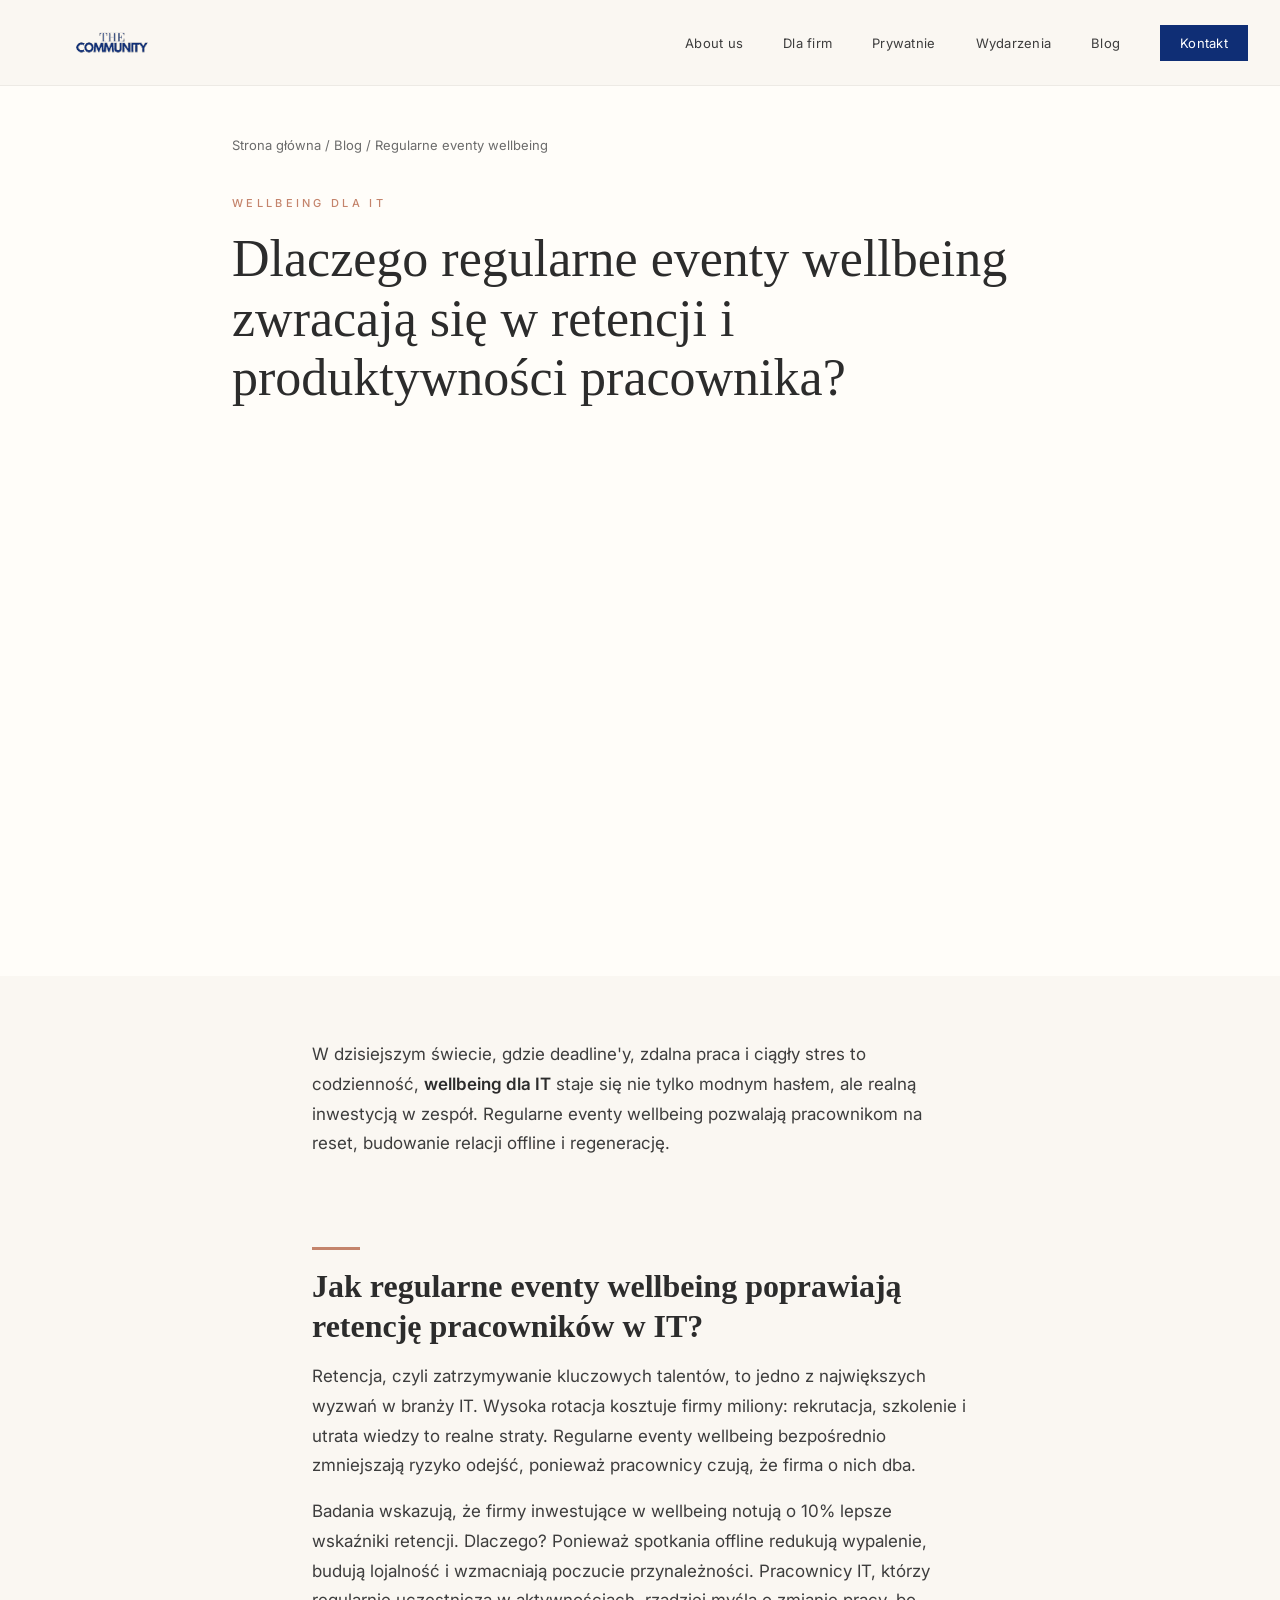
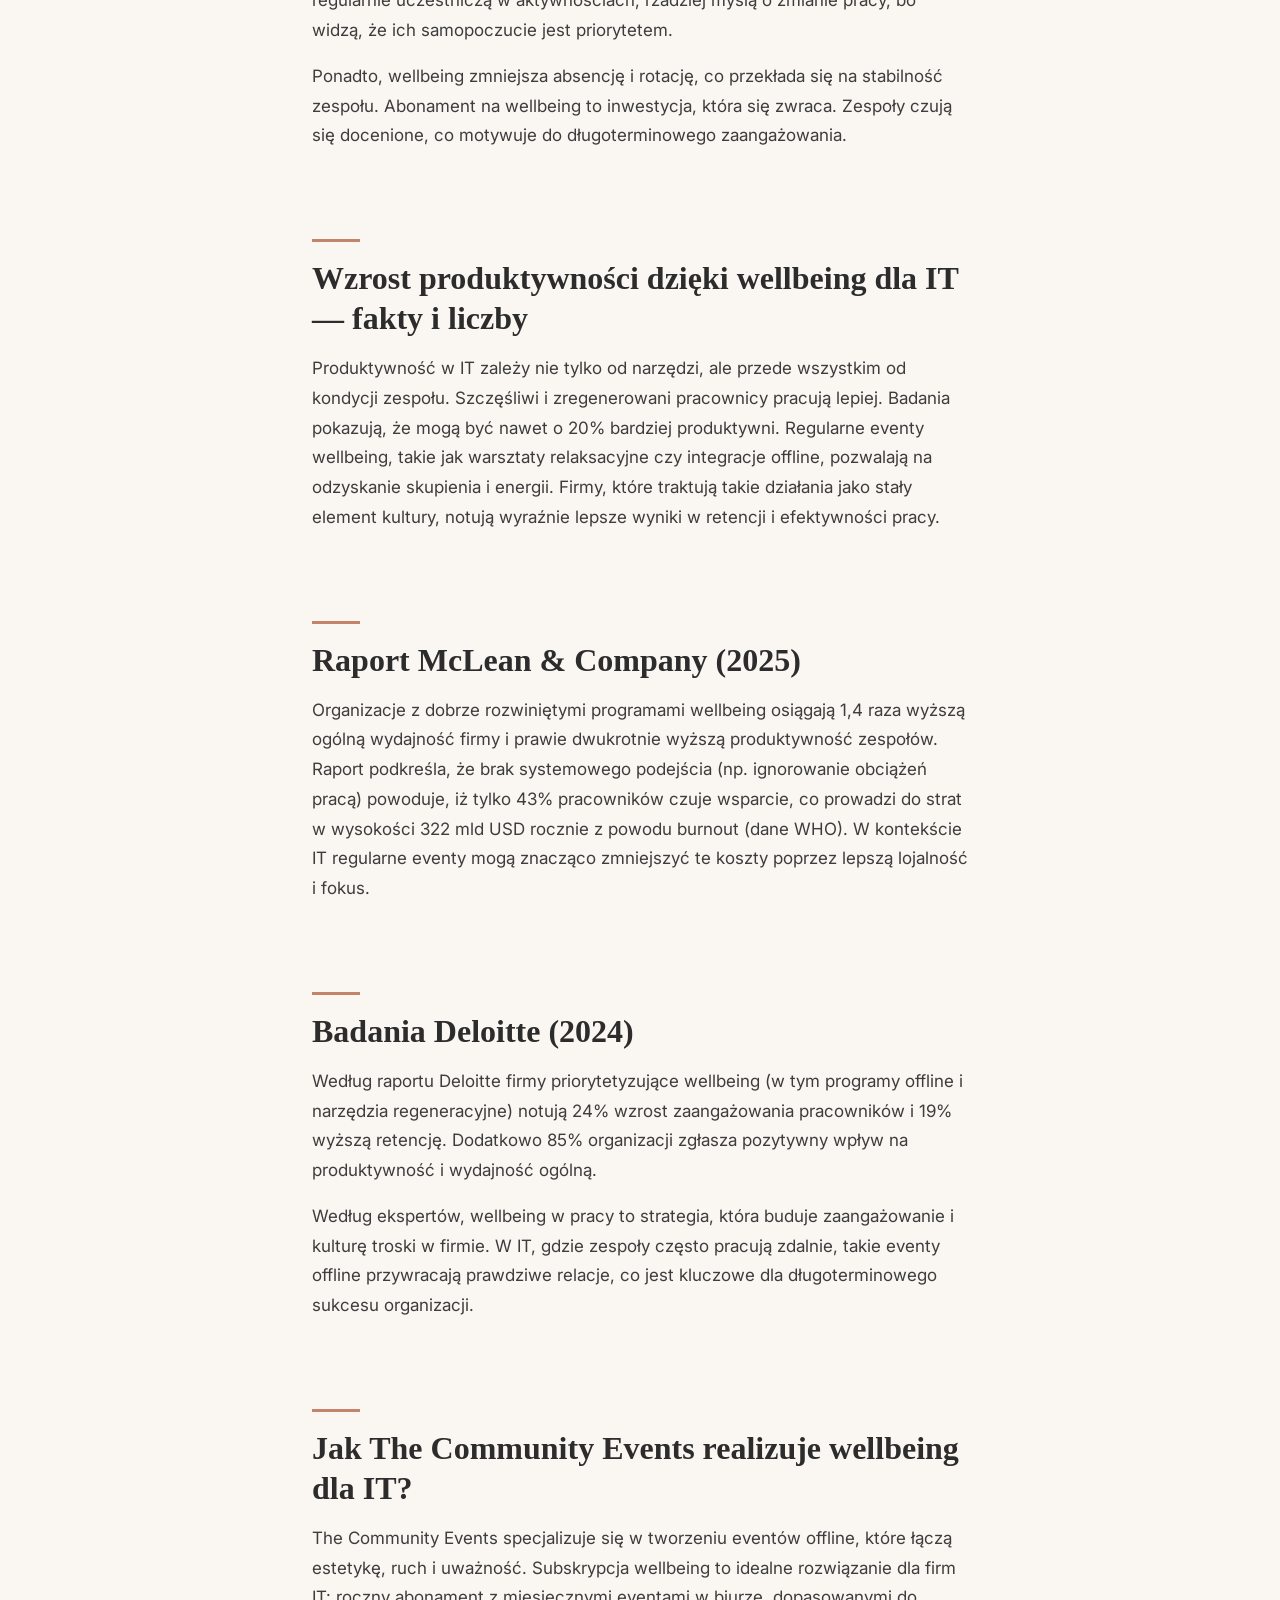
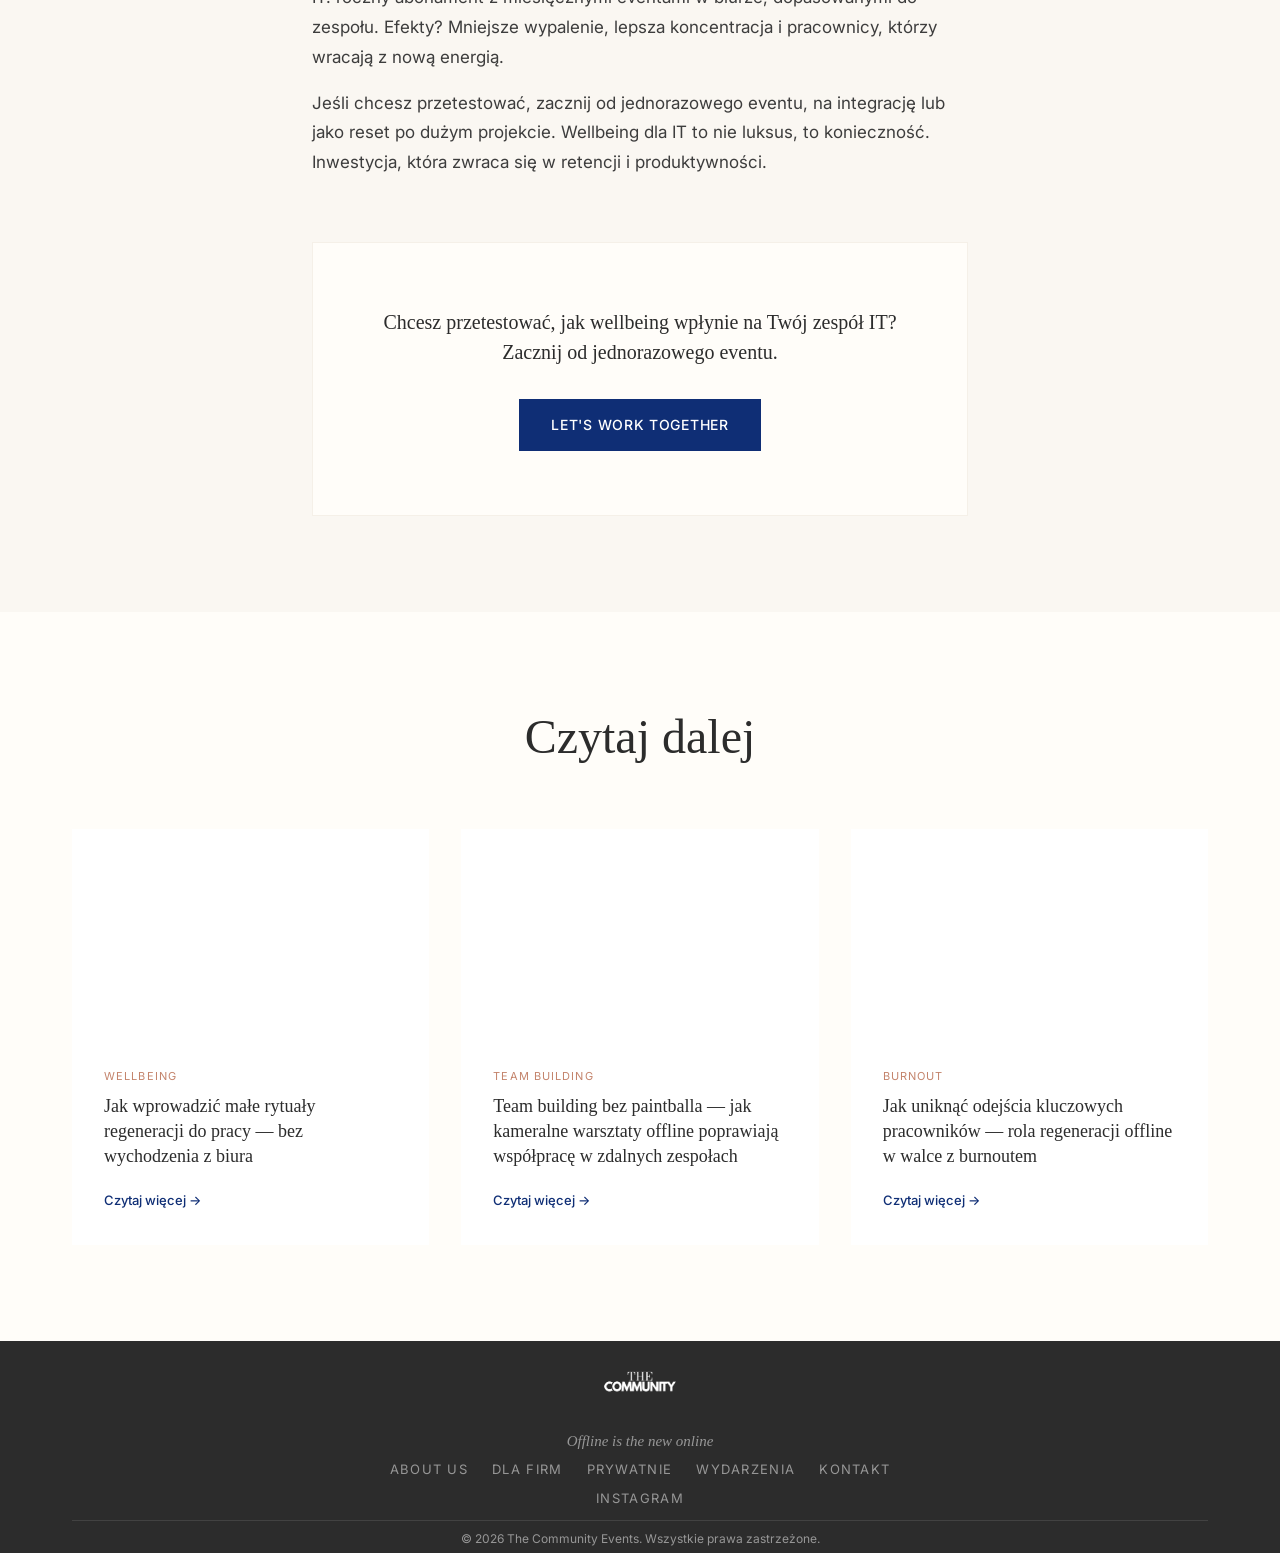
<file: articles/regularne-eventy-wellbeing.html>
<!DOCTYPE html>
<html lang="pl">
<head>
    <meta charset="UTF-8">
    <meta name="viewport" content="width=device-width, initial-scale=1.0">
    <title>Dlaczego regularne eventy wellbeing zwracają się w retencji i produktywności pracownika? | The Community Events</title>
    <meta name="description" content="W IT, gdzie deadline&#x27;y i ciągły stres to codzienność, regularne eventy wellbeing to realna inwestycja w retencję i produktywność zespołu.">
    <link rel="preconnect" href="https://fonts.googleapis.com">
    <link rel="preconnect" href="https://fonts.gstatic.com" crossorigin>
    <link href="https://fonts.googleapis.com/css2?family=Old+Standard+TT:ital,wght@0,400;0,700;1,400&family=Inter:wght@300;400;500;600&display=swap" rel="stylesheet">
    <link rel="stylesheet" href="../styles.css">
</head>
<body>
    <nav class="navbar">
        <div class="nav-container">
            <a href="../index.html" class="logo">
                <img src="../images/logo.svg" alt="The Community Events" class="logo-img">
            </a>
            <button class="nav-toggle" aria-label="Toggle menu">
                <span></span>
                <span></span>
                <span></span>
            </button>
            <ul class="nav-menu">
                <li><a href="../index.html#about">About us</a></li>
                <li><a href="../index.html#business">Dla firm</a></li>
                <li><a href="../index.html#private">Prywatnie</a></li>
                <li><a href="../index.html#events">Wydarzenia</a></li>
                <li><a href="../index.html#blog">Blog</a></li>
                <li><a href="../index.html#contact" class="nav-cta">Kontakt</a></li>
            </ul>
        </div>
    </nav>

    <section class="article-hero">
        <div class="container">
            <p class="article-breadcrumb"><a href="../index.html">Strona główna</a> / <a href="../index.html#blog">Blog</a> / Regularne eventy wellbeing</p>
            <span class="article-tag">Wellbeing dla IT</span>
            <h1 class="article-title">Dlaczego regularne eventy wellbeing zwracają się w retencji i produktywności pracownika?</h1>
        </div>
    </section>

    <div class="article-cover-wrap">
        <div class="article-cover" style="background-image: url('https://images.unsplash.com/photo-1632146639278-c2203c404d89?w=1600&amp;h=900&amp;fit=crop');"></div>
    </div>

    <section class="article-body">
        <div class="container">
                <p>W dzisiejszym świecie, gdzie deadline'y, zdalna praca i ciągły stres to codzienność, <strong>wellbeing dla IT</strong> staje się nie tylko modnym hasłem, ale realną inwestycją w zespół. Regularne eventy wellbeing pozwalają pracownikom na reset, budowanie relacji offline i regenerację.</p>
                <h2>Jak regularne eventy wellbeing poprawiają retencję pracowników w IT?</h2>
                <p>Retencja, czyli zatrzymywanie kluczowych talentów, to jedno z największych wyzwań w branży IT. Wysoka rotacja kosztuje firmy miliony: rekrutacja, szkolenie i utrata wiedzy to realne straty. Regularne eventy wellbeing bezpośrednio zmniejszają ryzyko odejść, ponieważ pracownicy czują, że firma o nich dba.</p>
                <p>Badania wskazują, że firmy inwestujące w wellbeing notują o 10% lepsze wskaźniki retencji. Dlaczego? Ponieważ spotkania offline redukują wypalenie, budują lojalność i wzmacniają poczucie przynależności. Pracownicy IT, którzy regularnie uczestniczą w aktywnościach, rzadziej myślą o zmianie pracy, bo widzą, że ich samopoczucie jest priorytetem.</p>
                <p>Ponadto, wellbeing zmniejsza absencję i rotację, co przekłada się na stabilność zespołu. Abonament na wellbeing to inwestycja, która się zwraca. Zespoły czują się docenione, co motywuje do długoterminowego zaangażowania.</p>
                <h2>Wzrost produktywności dzięki wellbeing dla IT — fakty i liczby</h2>
                <p>Produktywność w IT zależy nie tylko od narzędzi, ale przede wszystkim od kondycji zespołu. Szczęśliwi i zregenerowani pracownicy pracują lepiej. Badania pokazują, że mogą być nawet o 20% bardziej produktywni. Regularne eventy wellbeing, takie jak warsztaty relaksacyjne czy integracje offline, pozwalają na odzyskanie skupienia i energii. Firmy, które traktują takie działania jako stały element kultury, notują wyraźnie lepsze wyniki w retencji i efektywności pracy.</p>
                <h2>Raport McLean &amp; Company (2025)</h2>
                <p>Organizacje z dobrze rozwiniętymi programami wellbeing osiągają 1,4 raza wyższą ogólną wydajność firmy i prawie dwukrotnie wyższą produktywność zespołów. Raport podkreśla, że brak systemowego podejścia (np. ignorowanie obciążeń pracą) powoduje, iż tylko 43% pracowników czuje wsparcie, co prowadzi do strat w wysokości 322 mld USD rocznie z powodu burnout (dane WHO). W kontekście IT regularne eventy mogą znacząco zmniejszyć te koszty poprzez lepszą lojalność i fokus.</p>
                <h2>Badania Deloitte (2024)</h2>
                <p>Według raportu Deloitte firmy priorytetyzujące wellbeing (w tym programy offline i narzędzia regeneracyjne) notują 24% wzrost zaangażowania pracowników i 19% wyższą retencję. Dodatkowo 85% organizacji zgłasza pozytywny wpływ na produktywność i wydajność ogólną.</p>
                <p>Według ekspertów, wellbeing w pracy to strategia, która buduje zaangażowanie i kulturę troski w firmie. W IT, gdzie zespoły często pracują zdalnie, takie eventy offline przywracają prawdziwe relacje, co jest kluczowe dla długoterminowego sukcesu organizacji.</p>
                <h2>Jak The Community Events realizuje wellbeing dla IT?</h2>
                <p>The Community Events specjalizuje się w tworzeniu eventów offline, które łączą estetykę, ruch i uważność. Subskrypcja wellbeing to idealne rozwiązanie dla firm IT: roczny abonament z miesięcznymi eventami w biurze, dopasowanymi do zespołu. Efekty? Mniejsze wypalenie, lepsza koncentracja i pracownicy, którzy wracają z nową energią.</p>
                <p>Jeśli chcesz przetestować, zacznij od jednorazowego eventu, na integrację lub jako reset po dużym projekcie. Wellbeing dla IT to nie luksus, to konieczność. Inwestycja, która zwraca się w retencji i produktywności.</p>
                <div class="article-cta">
                    <p>Chcesz przetestować, jak wellbeing wpłynie na Twój zespół IT? Zacznij od jednorazowego eventu.</p>
                    <a href="../index.html#contact" class="btn btn-primary">Let's work together</a>
                </div>
        </div>
    </section>

    <section class="article-related">
        <div class="container">
            <h2 class="section-title centered">Czytaj dalej</h2>
            <div class="blog-grid">
                <article class="blog-card">
                    <a href="rytualy-regeneracji-w-pracy.html">
                        <div class="blog-image" style="background-image: url('https://images.unsplash.com/photo-1749104953222-9d6ed76e4bf0?w=600&amp;h=400&amp;fit=crop');"></div>
                        <div class="blog-content">
                            <span class="blog-tag">Wellbeing</span>
                            <h3>Jak wprowadzić małe rytuały regeneracji do pracy — bez wychodzenia z biura</h3>
                            <span class="blog-link">Czytaj więcej →</span>
                        </div>
                    </a>
                </article>
                <article class="blog-card">
                    <a href="team-building-bez-paintballa.html">
                        <div class="blog-image" style="background-image: url('https://images.unsplash.com/photo-1739430170523-29f7a6c7093f?w=600&amp;h=400&amp;fit=crop');"></div>
                        <div class="blog-content">
                            <span class="blog-tag">Team building</span>
                            <h3>Team building bez paintballa — jak kameralne warsztaty offline poprawiają współpracę w zdalnych zespołach</h3>
                            <span class="blog-link">Czytaj więcej →</span>
                        </div>
                    </a>
                </article>
                <article class="blog-card">
                    <a href="retencja-pracownikow.html">
                        <div class="blog-image" style="background-image: url('https://images.unsplash.com/photo-1758237782492-be2393b4d945?w=600&amp;h=400&amp;fit=crop');"></div>
                        <div class="blog-content">
                            <span class="blog-tag">Burnout</span>
                            <h3>Jak uniknąć odejścia kluczowych pracowników — rola regeneracji offline w walce z burnoutem</h3>
                            <span class="blog-link">Czytaj więcej →</span>
                        </div>
                    </a>
                </article>
            </div>
        </div>
    </section>

    <footer class="footer">
        <div class="container">
            <div class="footer-content">
                <div class="footer-brand">
                    <img src="../images/logo.svg" alt="The Community Events" class="footer-logo-img">
                    <p>Offline is the new online</p>
                </div>
                <div class="footer-links">
                    <a href="../index.html#about">About us</a>
                    <a href="../index.html#business">Dla firm</a>
                    <a href="../index.html#private">Prywatnie</a>
                    <a href="../index.html#events">Wydarzenia</a>
                    <a href="../index.html#contact">Kontakt</a>
                </div>
                <div class="footer-social">
                    <a href="https://instagram.com/the.community.events" target="_blank">Instagram</a>
                </div>
            </div>
            <div class="footer-bottom">
                <p>&copy; 2026 The Community Events. Wszystkie prawa zastrzeżone.</p>
            </div>
        </div>
    </footer>

    <script src="../script.js"></script>
</body>
</html>
</file>
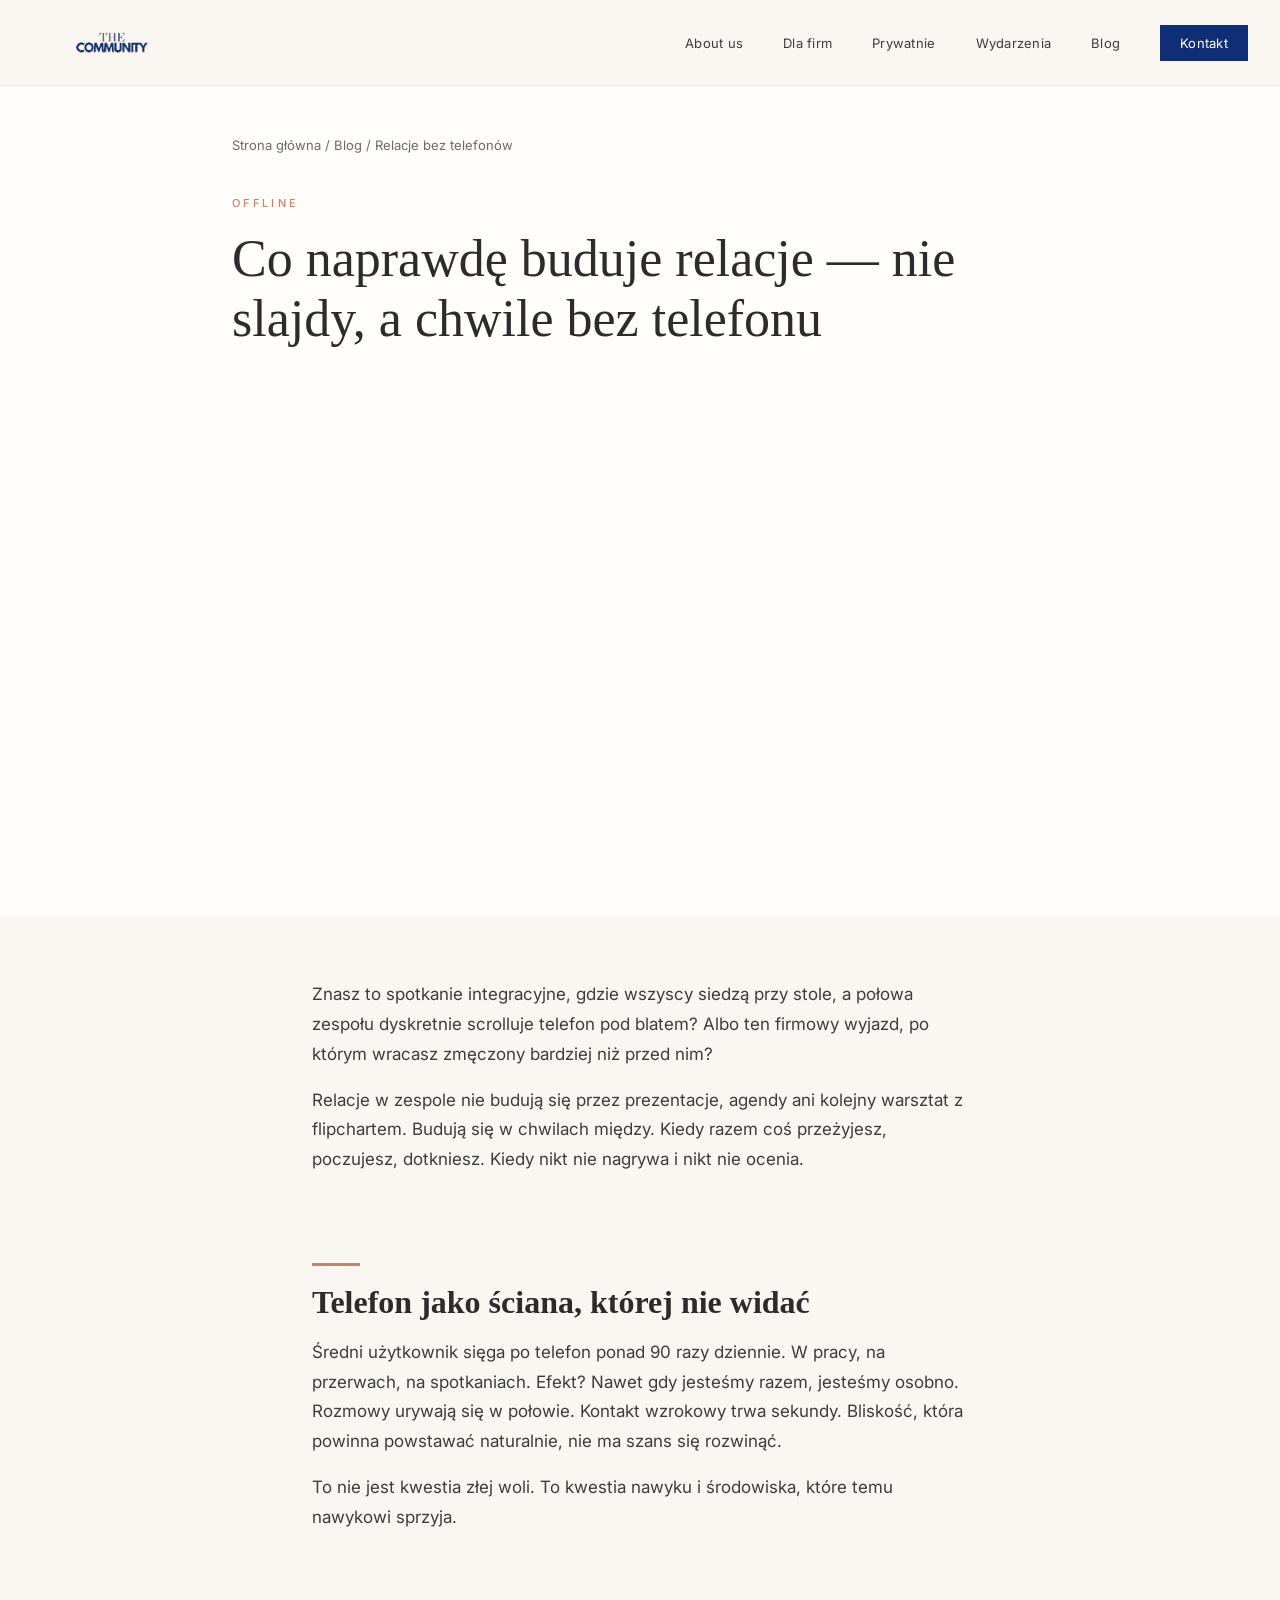
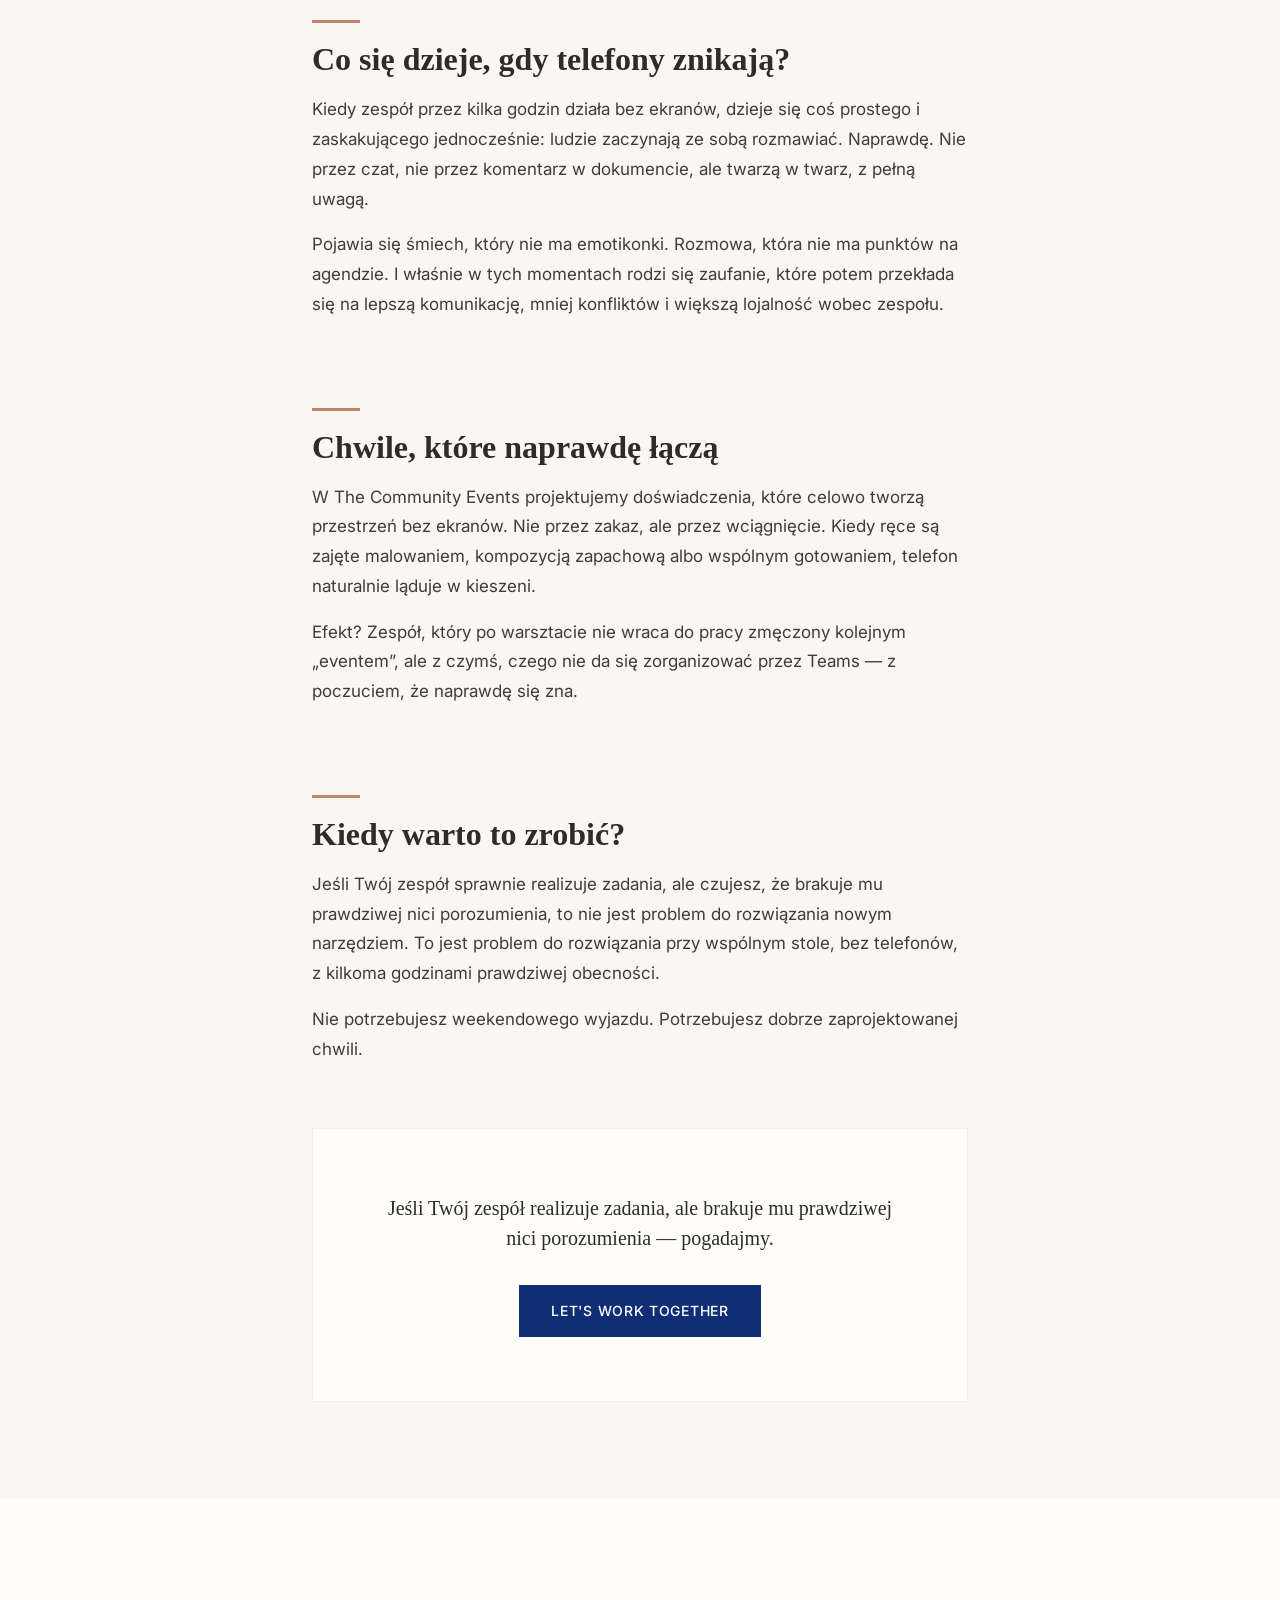
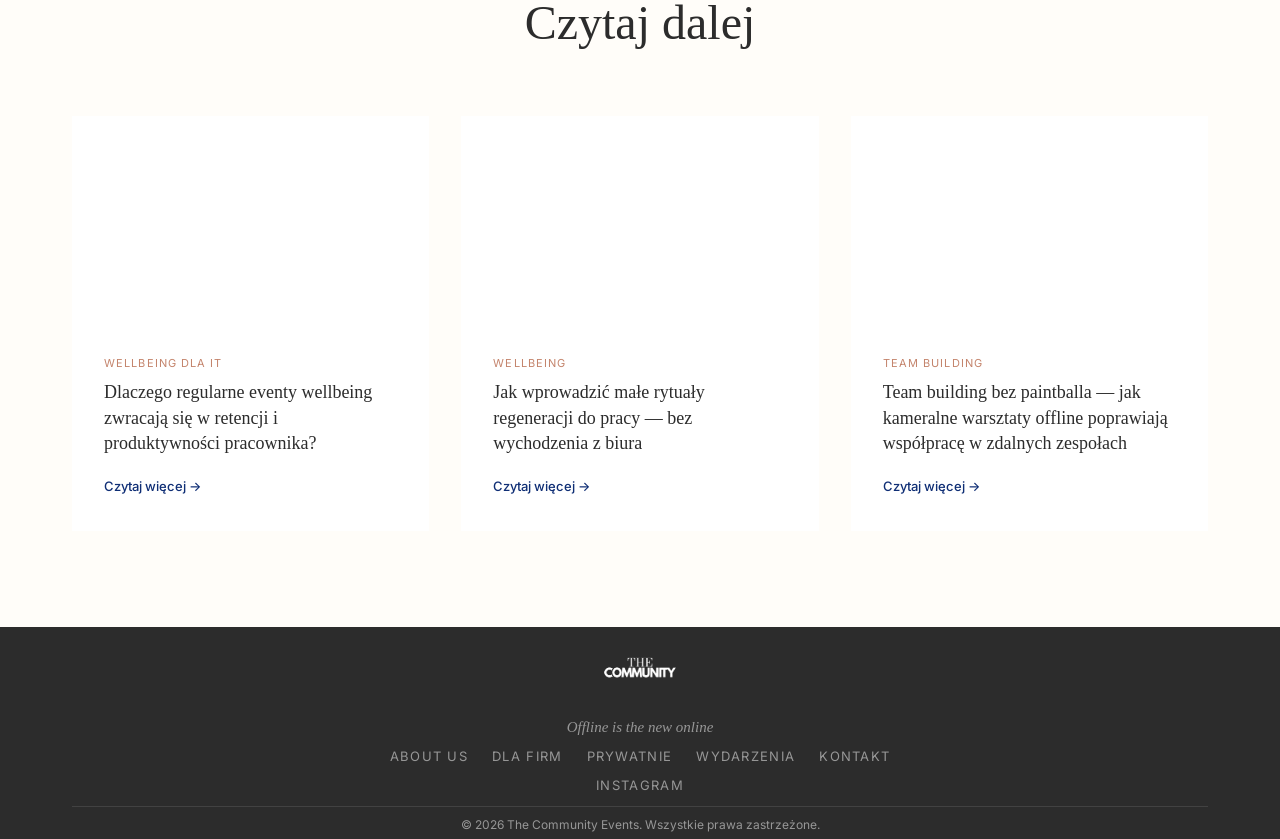
<file: articles/relacje-bez-telefonow.html>
<!DOCTYPE html>
<html lang="pl">
<head>
    <meta charset="UTF-8">
    <meta name="viewport" content="width=device-width, initial-scale=1.0">
    <title>Co naprawdę buduje relacje — nie slajdy, a chwile bez telefonu | The Community Events</title>
    <meta name="description" content="Relacje w zespole nie budują się przez prezentacje, agendy ani warsztat z flipchartem. Budują się w chwilach między — kiedy nikt nie nagrywa.">
    <link rel="preconnect" href="https://fonts.googleapis.com">
    <link rel="preconnect" href="https://fonts.gstatic.com" crossorigin>
    <link href="https://fonts.googleapis.com/css2?family=Old+Standard+TT:ital,wght@0,400;0,700;1,400&family=Inter:wght@300;400;500;600&display=swap" rel="stylesheet">
    <link rel="stylesheet" href="../styles.css">
</head>
<body>
    <nav class="navbar">
        <div class="nav-container">
            <a href="../index.html" class="logo">
                <img src="../images/logo.svg" alt="The Community Events" class="logo-img">
            </a>
            <button class="nav-toggle" aria-label="Toggle menu">
                <span></span>
                <span></span>
                <span></span>
            </button>
            <ul class="nav-menu">
                <li><a href="../index.html#about">About us</a></li>
                <li><a href="../index.html#business">Dla firm</a></li>
                <li><a href="../index.html#private">Prywatnie</a></li>
                <li><a href="../index.html#events">Wydarzenia</a></li>
                <li><a href="../index.html#blog">Blog</a></li>
                <li><a href="../index.html#contact" class="nav-cta">Kontakt</a></li>
            </ul>
        </div>
    </nav>

    <section class="article-hero">
        <div class="container">
            <p class="article-breadcrumb"><a href="../index.html">Strona główna</a> / <a href="../index.html#blog">Blog</a> / Relacje bez telefonów</p>
            <span class="article-tag">Offline</span>
            <h1 class="article-title">Co naprawdę buduje relacje — nie slajdy, a chwile bez telefonu</h1>
        </div>
    </section>

    <div class="article-cover-wrap">
        <div class="article-cover" style="background-image: url('https://images.unsplash.com/photo-1758525225745-c91556434170?w=1600&amp;h=900&amp;fit=crop');"></div>
    </div>

    <section class="article-body">
        <div class="container">
                <p>Znasz to spotkanie integracyjne, gdzie wszyscy siedzą przy stole, a połowa zespołu dyskretnie scrolluje telefon pod blatem? Albo ten firmowy wyjazd, po którym wracasz zmęczony bardziej niż przed nim?</p>
                <p>Relacje w zespole nie budują się przez prezentacje, agendy ani kolejny warsztat z flipchartem. Budują się w chwilach między. Kiedy razem coś przeżyjesz, poczujesz, dotkniesz. Kiedy nikt nie nagrywa i nikt nie ocenia.</p>
                <h2>Telefon jako ściana, której nie widać</h2>
                <p>Średni użytkownik sięga po telefon ponad 90 razy dziennie. W pracy, na przerwach, na spotkaniach. Efekt? Nawet gdy jesteśmy razem, jesteśmy osobno. Rozmowy urywają się w połowie. Kontakt wzrokowy trwa sekundy. Bliskość, która powinna powstawać naturalnie, nie ma szans się rozwinąć.</p>
                <p>To nie jest kwestia złej woli. To kwestia nawyku i środowiska, które temu nawykowi sprzyja.</p>
                <h2>Co się dzieje, gdy telefony znikają?</h2>
                <p>Kiedy zespół przez kilka godzin działa bez ekranów, dzieje się coś prostego i zaskakującego jednocześnie: ludzie zaczynają ze sobą rozmawiać. Naprawdę. Nie przez czat, nie przez komentarz w dokumencie, ale twarzą w twarz, z pełną uwagą.</p>
                <p>Pojawia się śmiech, który nie ma emotikonki. Rozmowa, która nie ma punktów na agendzie. I właśnie w tych momentach rodzi się zaufanie, które potem przekłada się na lepszą komunikację, mniej konfliktów i większą lojalność wobec zespołu.</p>
                <h2>Chwile, które naprawdę łączą</h2>
                <p>W The Community Events projektujemy doświadczenia, które celowo tworzą przestrzeń bez ekranów. Nie przez zakaz, ale przez wciągnięcie. Kiedy ręce są zajęte malowaniem, kompozycją zapachową albo wspólnym gotowaniem, telefon naturalnie ląduje w kieszeni.</p>
                <p>Efekt? Zespół, który po warsztacie nie wraca do pracy zmęczony kolejnym „eventem”, ale z czymś, czego nie da się zorganizować przez Teams — z poczuciem, że naprawdę się zna.</p>
                <h2>Kiedy warto to zrobić?</h2>
                <p>Jeśli Twój zespół sprawnie realizuje zadania, ale czujesz, że brakuje mu prawdziwej nici porozumienia, to nie jest problem do rozwiązania nowym narzędziem. To jest problem do rozwiązania przy wspólnym stole, bez telefonów, z kilkoma godzinami prawdziwej obecności.</p>
                <p>Nie potrzebujesz weekendowego wyjazdu. Potrzebujesz dobrze zaprojektowanej chwili.</p>
                <div class="article-cta">
                    <p>Jeśli Twój zespół realizuje zadania, ale brakuje mu prawdziwej nici porozumienia — pogadajmy.</p>
                    <a href="../index.html#contact" class="btn btn-primary">Let's work together</a>
                </div>
        </div>
    </section>

    <section class="article-related">
        <div class="container">
            <h2 class="section-title centered">Czytaj dalej</h2>
            <div class="blog-grid">
                <article class="blog-card">
                    <a href="regularne-eventy-wellbeing.html">
                        <div class="blog-image" style="background-image: url('https://images.unsplash.com/photo-1632146639278-c2203c404d89?w=600&amp;h=400&amp;fit=crop');"></div>
                        <div class="blog-content">
                            <span class="blog-tag">Wellbeing dla IT</span>
                            <h3>Dlaczego regularne eventy wellbeing zwracają się w retencji i produktywności pracownika?</h3>
                            <span class="blog-link">Czytaj więcej →</span>
                        </div>
                    </a>
                </article>
                <article class="blog-card">
                    <a href="rytualy-regeneracji-w-pracy.html">
                        <div class="blog-image" style="background-image: url('https://images.unsplash.com/photo-1749104953222-9d6ed76e4bf0?w=600&amp;h=400&amp;fit=crop');"></div>
                        <div class="blog-content">
                            <span class="blog-tag">Wellbeing</span>
                            <h3>Jak wprowadzić małe rytuały regeneracji do pracy — bez wychodzenia z biura</h3>
                            <span class="blog-link">Czytaj więcej →</span>
                        </div>
                    </a>
                </article>
                <article class="blog-card">
                    <a href="team-building-bez-paintballa.html">
                        <div class="blog-image" style="background-image: url('https://images.unsplash.com/photo-1739430170523-29f7a6c7093f?w=600&amp;h=400&amp;fit=crop');"></div>
                        <div class="blog-content">
                            <span class="blog-tag">Team building</span>
                            <h3>Team building bez paintballa — jak kameralne warsztaty offline poprawiają współpracę w zdalnych zespołach</h3>
                            <span class="blog-link">Czytaj więcej →</span>
                        </div>
                    </a>
                </article>
            </div>
        </div>
    </section>

    <footer class="footer">
        <div class="container">
            <div class="footer-content">
                <div class="footer-brand">
                    <img src="../images/logo.svg" alt="The Community Events" class="footer-logo-img">
                    <p>Offline is the new online</p>
                </div>
                <div class="footer-links">
                    <a href="../index.html#about">About us</a>
                    <a href="../index.html#business">Dla firm</a>
                    <a href="../index.html#private">Prywatnie</a>
                    <a href="../index.html#events">Wydarzenia</a>
                    <a href="../index.html#contact">Kontakt</a>
                </div>
                <div class="footer-social">
                    <a href="https://instagram.com/the.community.events" target="_blank">Instagram</a>
                </div>
            </div>
            <div class="footer-bottom">
                <p>&copy; 2026 The Community Events. Wszystkie prawa zastrzeżone.</p>
            </div>
        </div>
    </footer>

    <script src="../script.js"></script>
</body>
</html>
</file>
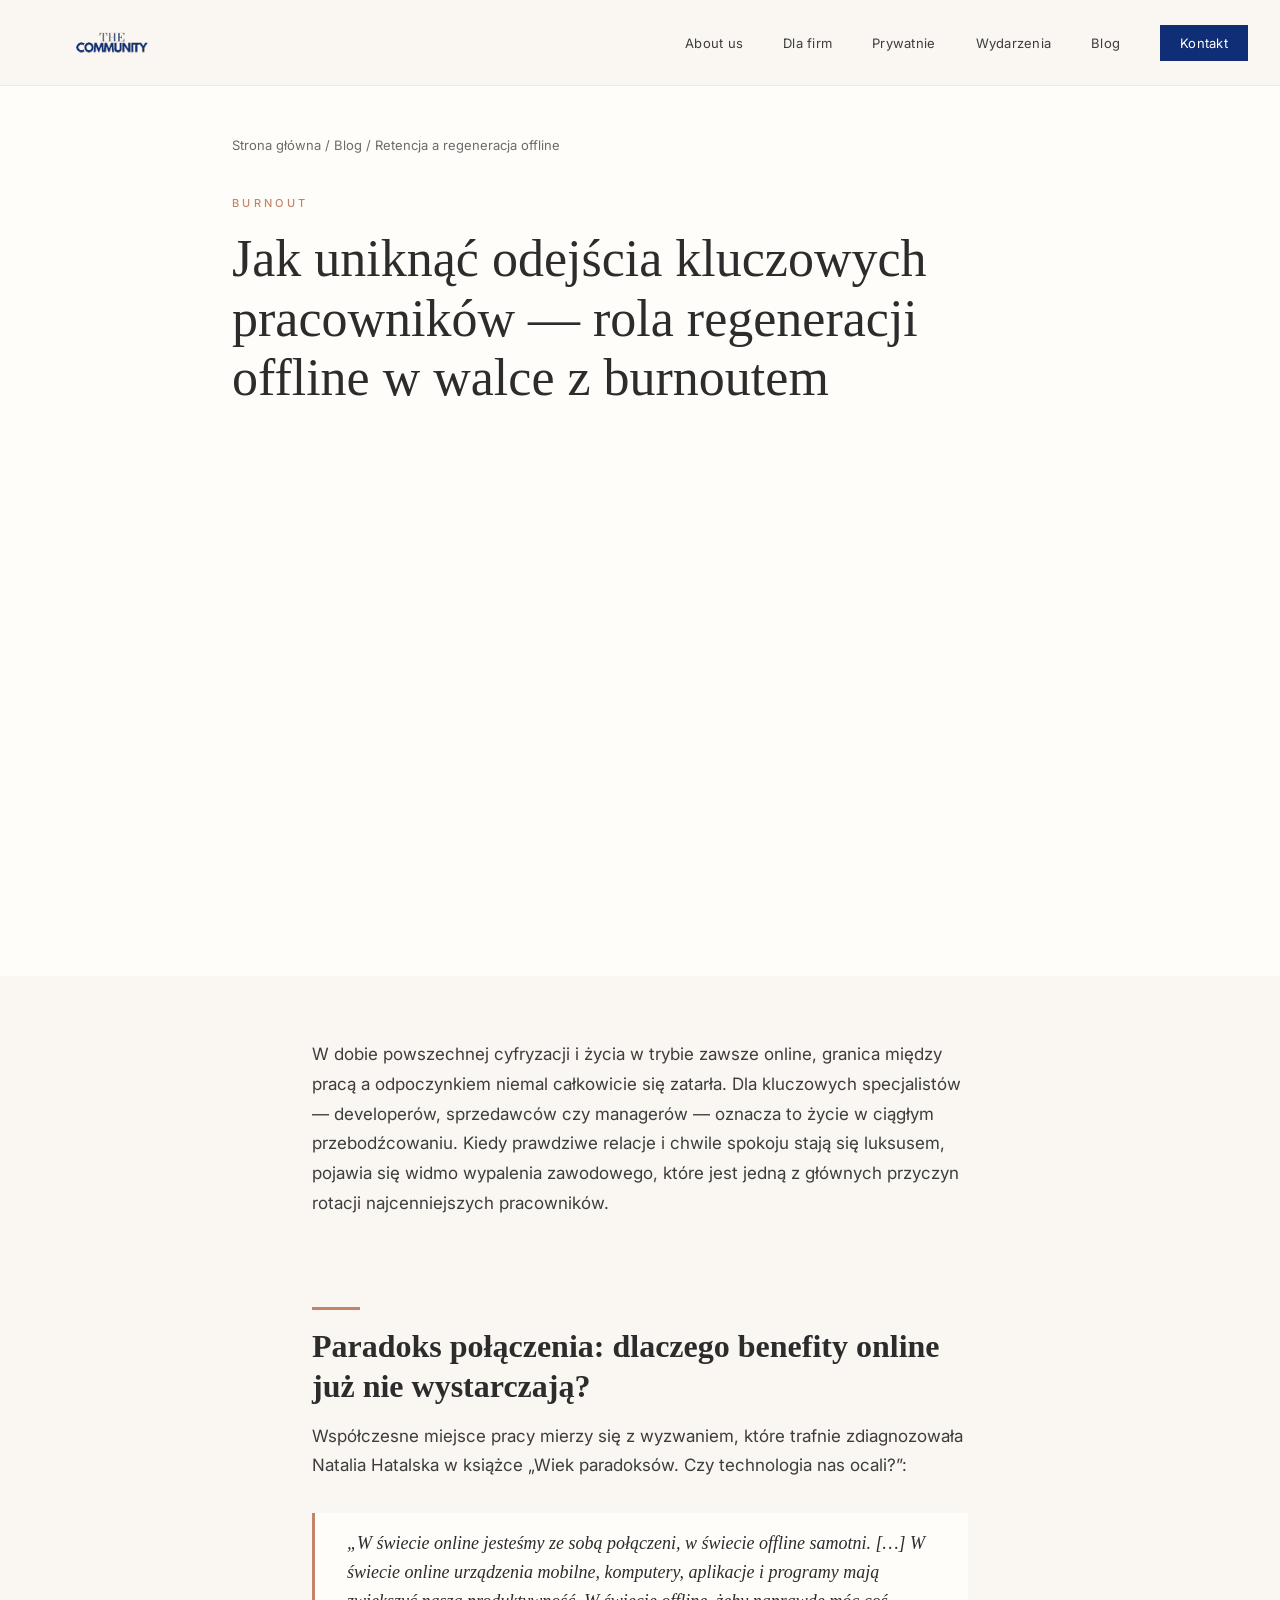
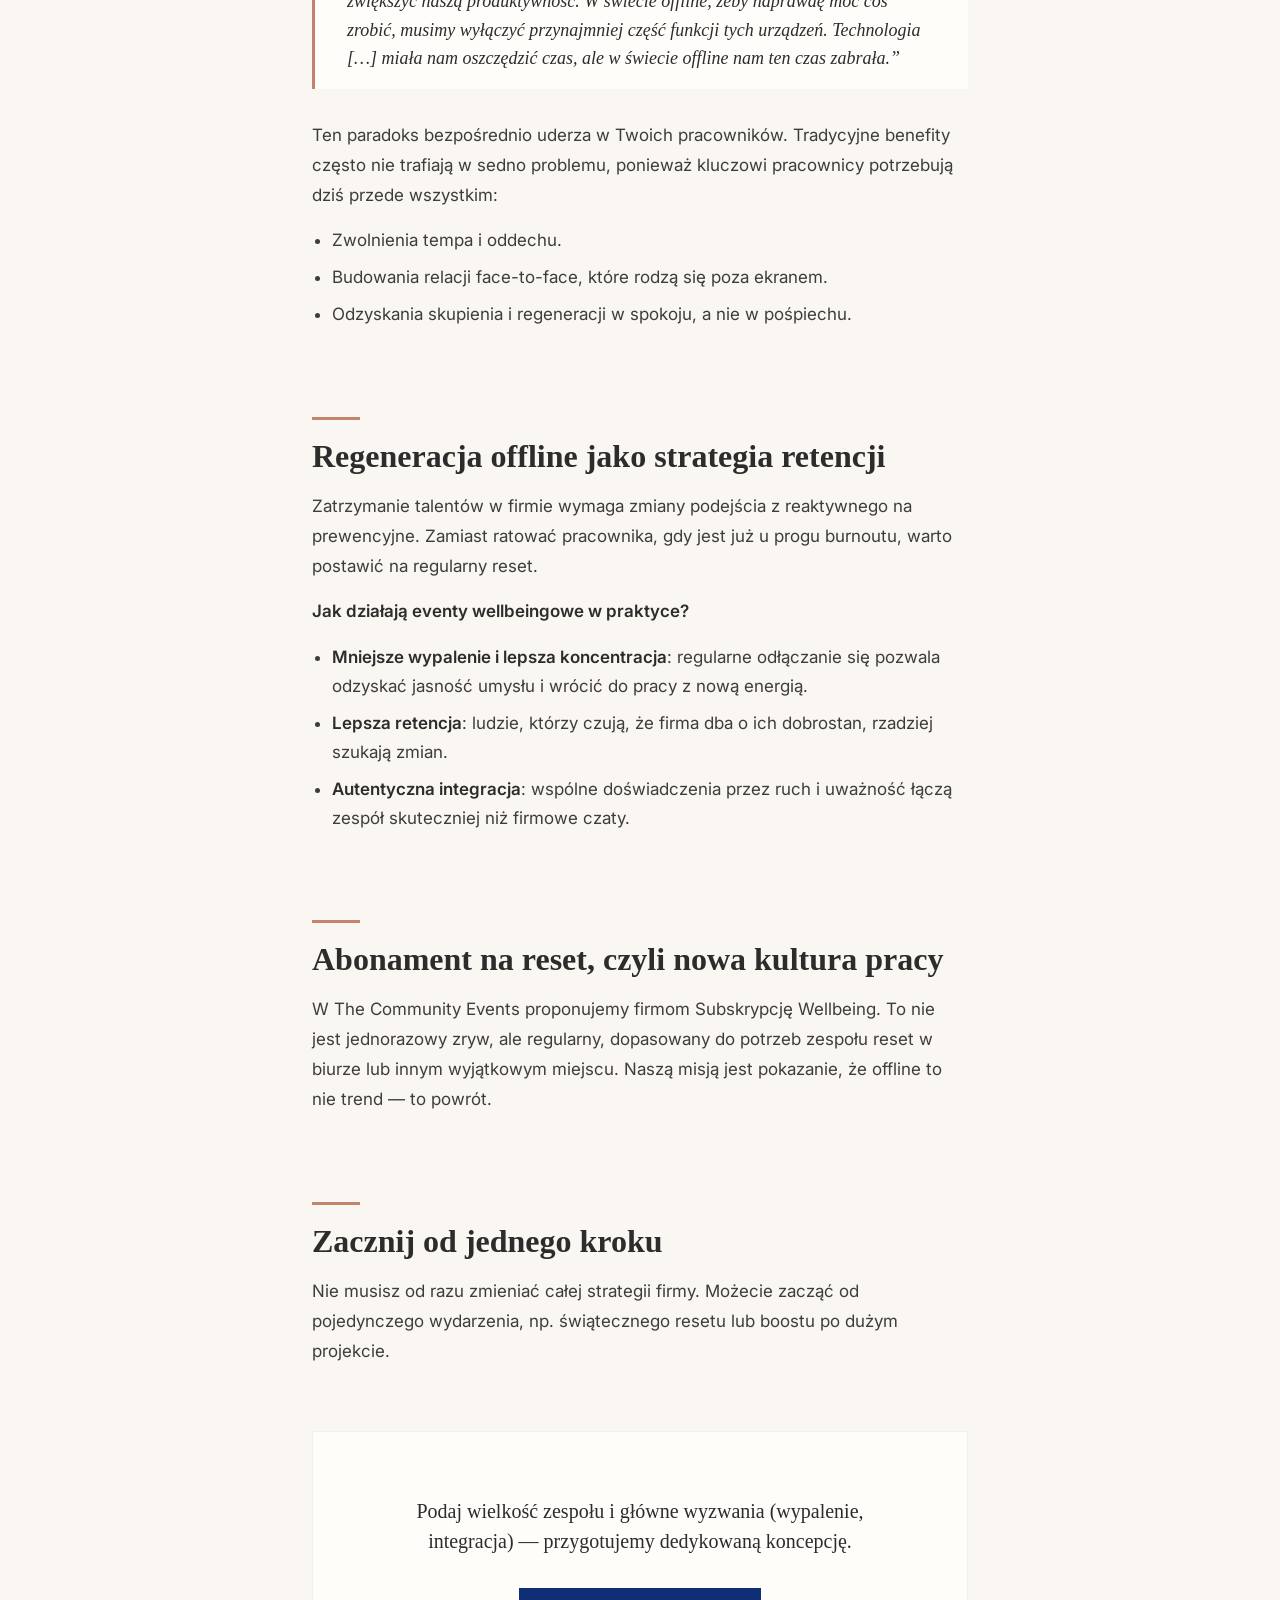
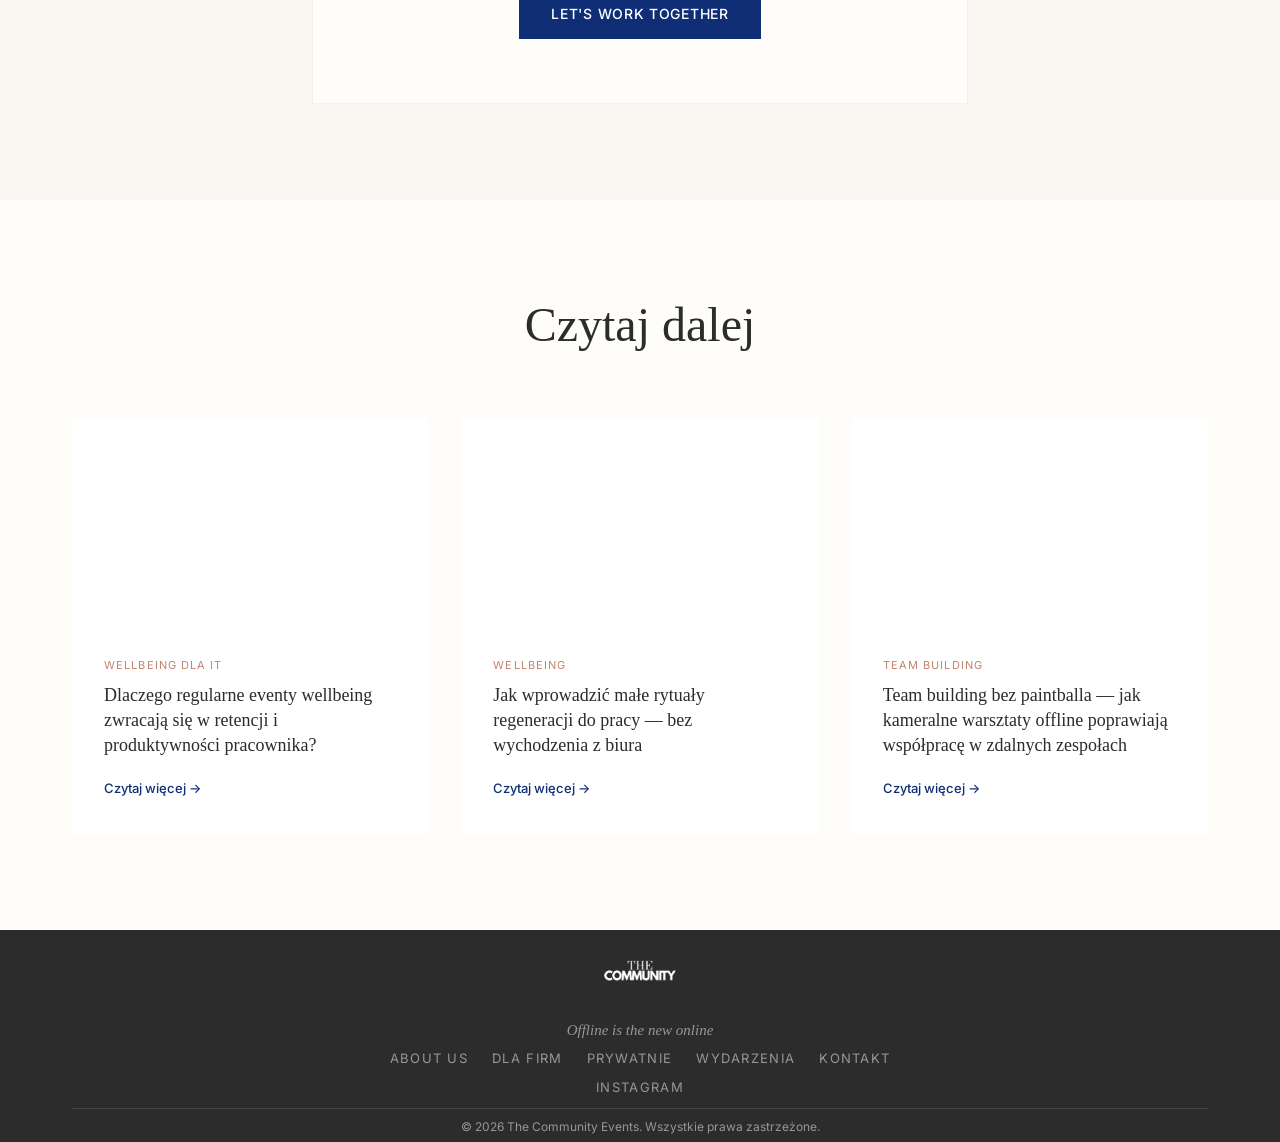
<file: articles/retencja-pracownikow.html>
<!DOCTYPE html>
<html lang="pl">
<head>
    <meta charset="UTF-8">
    <meta name="viewport" content="width=device-width, initial-scale=1.0">
    <title>Jak uniknąć odejścia kluczowych pracowników — rola regeneracji offline w walce z burnoutem | The Community Events</title>
    <meta name="description" content="Wypalenie zawodowe jest dziś jedną z głównych przyczyn rotacji najcenniejszych pracowników. Pokazujemy, dlaczego benefity online już nie wystarczają.">
    <link rel="preconnect" href="https://fonts.googleapis.com">
    <link rel="preconnect" href="https://fonts.gstatic.com" crossorigin>
    <link href="https://fonts.googleapis.com/css2?family=Old+Standard+TT:ital,wght@0,400;0,700;1,400&family=Inter:wght@300;400;500;600&display=swap" rel="stylesheet">
    <link rel="stylesheet" href="../styles.css">
</head>
<body>
    <nav class="navbar">
        <div class="nav-container">
            <a href="../index.html" class="logo">
                <img src="../images/logo.svg" alt="The Community Events" class="logo-img">
            </a>
            <button class="nav-toggle" aria-label="Toggle menu">
                <span></span>
                <span></span>
                <span></span>
            </button>
            <ul class="nav-menu">
                <li><a href="../index.html#about">About us</a></li>
                <li><a href="../index.html#business">Dla firm</a></li>
                <li><a href="../index.html#private">Prywatnie</a></li>
                <li><a href="../index.html#events">Wydarzenia</a></li>
                <li><a href="../index.html#blog">Blog</a></li>
                <li><a href="../index.html#contact" class="nav-cta">Kontakt</a></li>
            </ul>
        </div>
    </nav>

    <section class="article-hero">
        <div class="container">
            <p class="article-breadcrumb"><a href="../index.html">Strona główna</a> / <a href="../index.html#blog">Blog</a> / Retencja a regeneracja offline</p>
            <span class="article-tag">Burnout</span>
            <h1 class="article-title">Jak uniknąć odejścia kluczowych pracowników — rola regeneracji offline w walce z burnoutem</h1>
        </div>
    </section>

    <div class="article-cover-wrap">
        <div class="article-cover" style="background-image: url('https://images.unsplash.com/photo-1758237782492-be2393b4d945?w=1600&amp;h=900&amp;fit=crop');"></div>
    </div>

    <section class="article-body">
        <div class="container">
                <p>W dobie powszechnej cyfryzacji i życia w trybie zawsze online, granica między pracą a odpoczynkiem niemal całkowicie się zatarła. Dla kluczowych specjalistów — developerów, sprzedawców czy managerów — oznacza to życie w ciągłym przebodźcowaniu. Kiedy prawdziwe relacje i chwile spokoju stają się luksusem, pojawia się widmo wypalenia zawodowego, które jest jedną z głównych przyczyn rotacji najcenniejszych pracowników.</p>
                <h2>Paradoks połączenia: dlaczego benefity online już nie wystarczają?</h2>
                <p>Współczesne miejsce pracy mierzy się z wyzwaniem, które trafnie zdiagnozowała Natalia Hatalska w książce „Wiek paradoksów. Czy technologia nas ocali?”:</p>
                <blockquote>„W świecie online jesteśmy ze sobą połączeni, w świecie offline samotni. […] W świecie online urządzenia mobilne, komputery, aplikacje i programy mają zwiększyć naszą produktywność. W świecie offline, żeby naprawdę móc coś zrobić, musimy wyłączyć przynajmniej część funkcji tych urządzeń. Technologia […] miała nam oszczędzić czas, ale w świecie offline nam ten czas zabrała.”</blockquote>
                <p>Ten paradoks bezpośrednio uderza w Twoich pracowników. Tradycyjne benefity często nie trafiają w sedno problemu, ponieważ kluczowi pracownicy potrzebują dziś przede wszystkim:</p>
                <ul>
                    <li>Zwolnienia tempa i oddechu.</li>
                    <li>Budowania relacji face-to-face, które rodzą się poza ekranem.</li>
                    <li>Odzyskania skupienia i regeneracji w spokoju, a nie w pośpiechu.</li>
                </ul>
                <h2>Regeneracja offline jako strategia retencji</h2>
                <p>Zatrzymanie talentów w firmie wymaga zmiany podejścia z reaktywnego na prewencyjne. Zamiast ratować pracownika, gdy jest już u progu burnoutu, warto postawić na regularny reset.</p>
                <p><strong>Jak działają eventy wellbeingowe w praktyce?</strong></p>
                <ul>
                    <li><strong>Mniejsze wypalenie i lepsza koncentracja</strong>: regularne odłączanie się pozwala odzyskać jasność umysłu i wrócić do pracy z nową energią.</li>
                    <li><strong>Lepsza retencja</strong>: ludzie, którzy czują, że firma dba o ich dobrostan, rzadziej szukają zmian.</li>
                    <li><strong>Autentyczna integracja</strong>: wspólne doświadczenia przez ruch i uważność łączą zespół skuteczniej niż firmowe czaty.</li>
                </ul>
                <h2>Abonament na reset, czyli nowa kultura pracy</h2>
                <p>W The Community Events proponujemy firmom Subskrypcję Wellbeing. To nie jest jednorazowy zryw, ale regularny, dopasowany do potrzeb zespołu reset w biurze lub innym wyjątkowym miejscu. Naszą misją jest pokazanie, że offline to nie trend — to powrót.</p>
                <h2>Zacznij od jednego kroku</h2>
                <p>Nie musisz od razu zmieniać całej strategii firmy. Możecie zacząć od pojedynczego wydarzenia, np. świątecznego resetu lub boostu po dużym projekcie.</p>
                <div class="article-cta">
                    <p>Podaj wielkość zespołu i główne wyzwania (wypalenie, integracja) — przygotujemy dedykowaną koncepcję.</p>
                    <a href="../index.html#contact" class="btn btn-primary">Let's work together</a>
                </div>
        </div>
    </section>

    <section class="article-related">
        <div class="container">
            <h2 class="section-title centered">Czytaj dalej</h2>
            <div class="blog-grid">
                <article class="blog-card">
                    <a href="regularne-eventy-wellbeing.html">
                        <div class="blog-image" style="background-image: url('https://images.unsplash.com/photo-1632146639278-c2203c404d89?w=600&amp;h=400&amp;fit=crop');"></div>
                        <div class="blog-content">
                            <span class="blog-tag">Wellbeing dla IT</span>
                            <h3>Dlaczego regularne eventy wellbeing zwracają się w retencji i produktywności pracownika?</h3>
                            <span class="blog-link">Czytaj więcej →</span>
                        </div>
                    </a>
                </article>
                <article class="blog-card">
                    <a href="rytualy-regeneracji-w-pracy.html">
                        <div class="blog-image" style="background-image: url('https://images.unsplash.com/photo-1749104953222-9d6ed76e4bf0?w=600&amp;h=400&amp;fit=crop');"></div>
                        <div class="blog-content">
                            <span class="blog-tag">Wellbeing</span>
                            <h3>Jak wprowadzić małe rytuały regeneracji do pracy — bez wychodzenia z biura</h3>
                            <span class="blog-link">Czytaj więcej →</span>
                        </div>
                    </a>
                </article>
                <article class="blog-card">
                    <a href="team-building-bez-paintballa.html">
                        <div class="blog-image" style="background-image: url('https://images.unsplash.com/photo-1739430170523-29f7a6c7093f?w=600&amp;h=400&amp;fit=crop');"></div>
                        <div class="blog-content">
                            <span class="blog-tag">Team building</span>
                            <h3>Team building bez paintballa — jak kameralne warsztaty offline poprawiają współpracę w zdalnych zespołach</h3>
                            <span class="blog-link">Czytaj więcej →</span>
                        </div>
                    </a>
                </article>
            </div>
        </div>
    </section>

    <footer class="footer">
        <div class="container">
            <div class="footer-content">
                <div class="footer-brand">
                    <img src="../images/logo.svg" alt="The Community Events" class="footer-logo-img">
                    <p>Offline is the new online</p>
                </div>
                <div class="footer-links">
                    <a href="../index.html#about">About us</a>
                    <a href="../index.html#business">Dla firm</a>
                    <a href="../index.html#private">Prywatnie</a>
                    <a href="../index.html#events">Wydarzenia</a>
                    <a href="../index.html#contact">Kontakt</a>
                </div>
                <div class="footer-social">
                    <a href="https://instagram.com/the.community.events" target="_blank">Instagram</a>
                </div>
            </div>
            <div class="footer-bottom">
                <p>&copy; 2026 The Community Events. Wszystkie prawa zastrzeżone.</p>
            </div>
        </div>
    </footer>

    <script src="../script.js"></script>
</body>
</html>
</file>
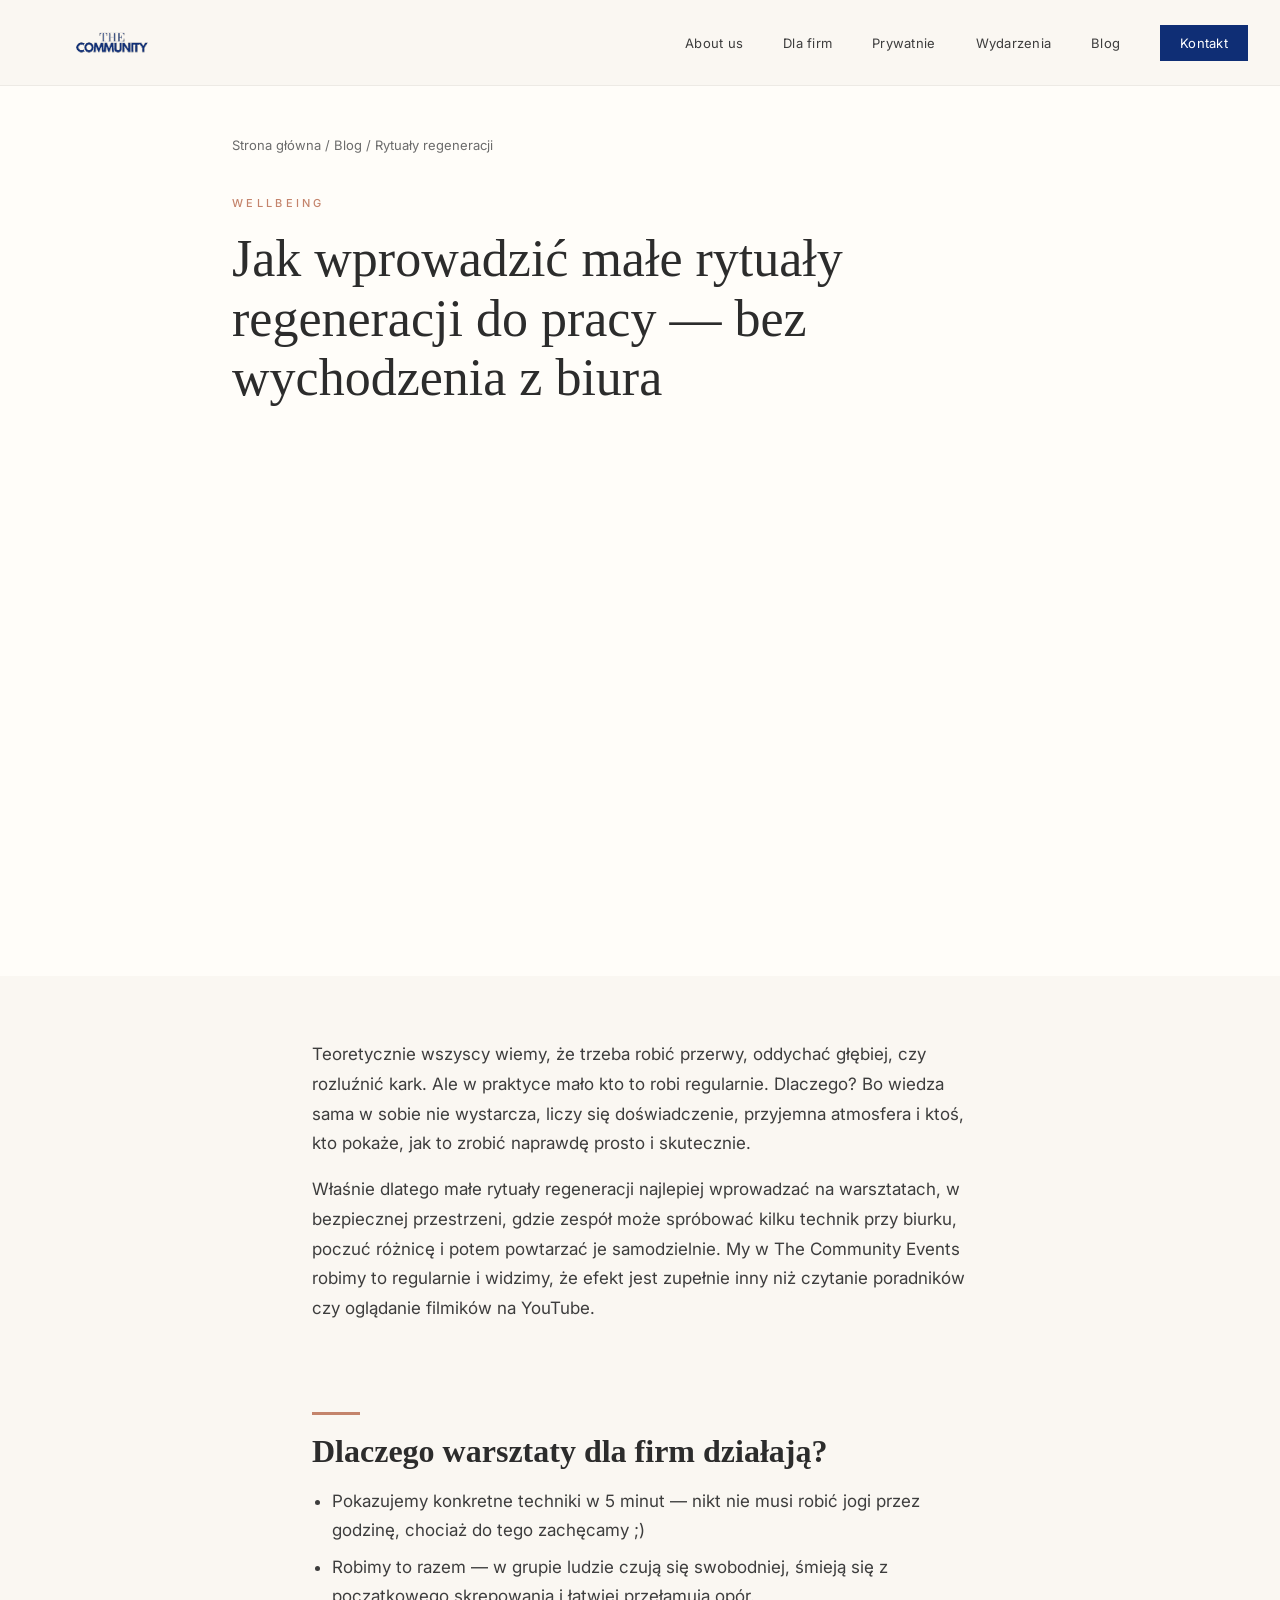
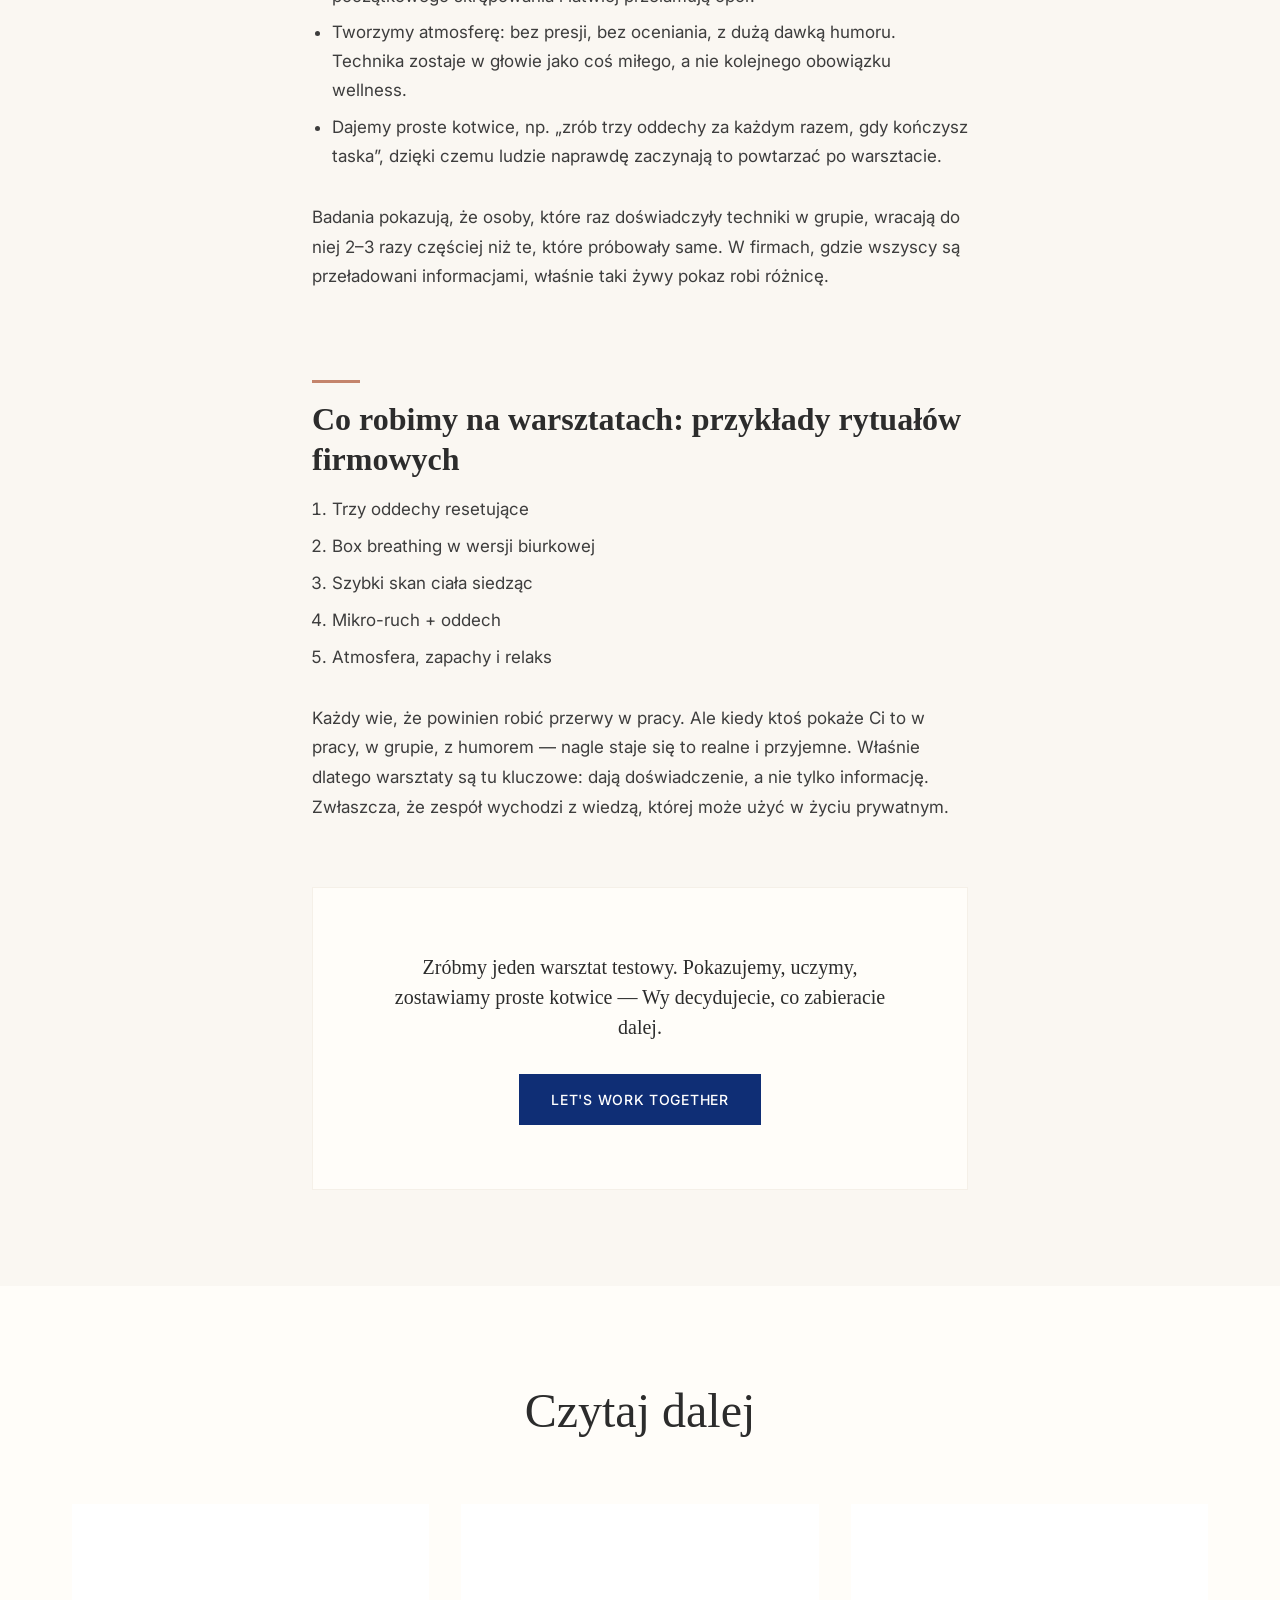
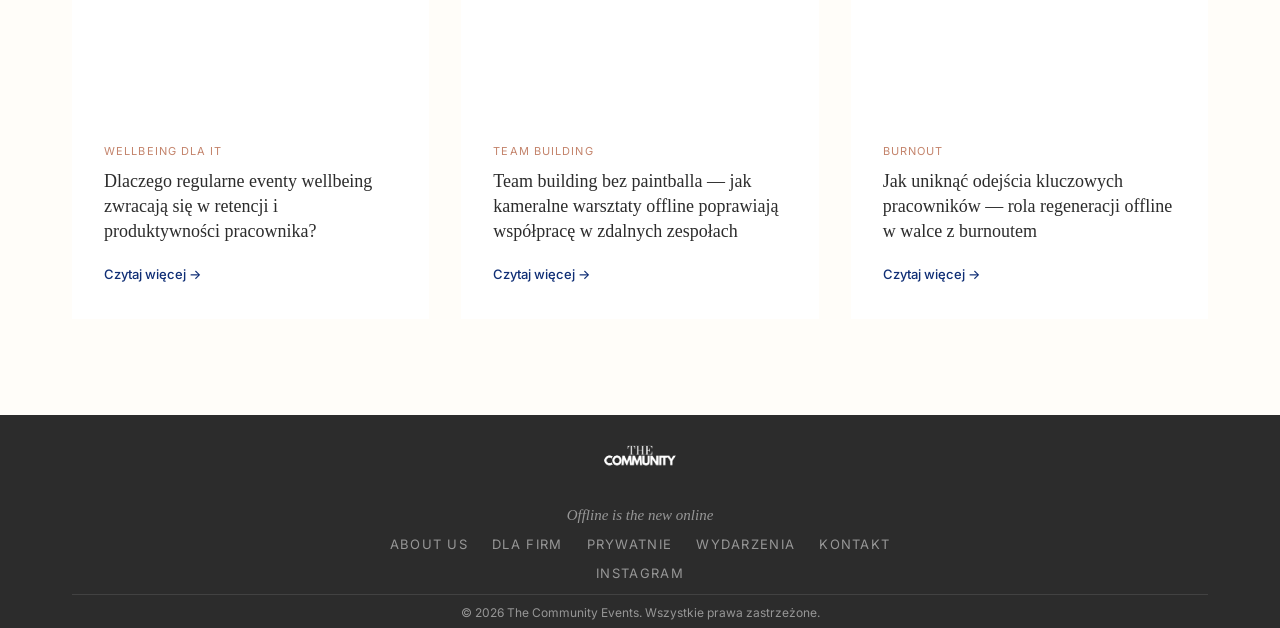
<file: articles/rytualy-regeneracji-w-pracy.html>
<!DOCTYPE html>
<html lang="pl">
<head>
    <meta charset="UTF-8">
    <meta name="viewport" content="width=device-width, initial-scale=1.0">
    <title>Jak wprowadzić małe rytuały regeneracji do pracy — bez wychodzenia z biura | The Community Events</title>
    <meta name="description" content="Wiedza o oddechu i przerwach nie wystarcza. Liczy się doświadczenie. Pokazujemy, jak małe rytuały regeneracji wprowadzić na warsztacie i zostawić zespołowi proste kotwice.">
    <link rel="preconnect" href="https://fonts.googleapis.com">
    <link rel="preconnect" href="https://fonts.gstatic.com" crossorigin>
    <link href="https://fonts.googleapis.com/css2?family=Old+Standard+TT:ital,wght@0,400;0,700;1,400&family=Inter:wght@300;400;500;600&display=swap" rel="stylesheet">
    <link rel="stylesheet" href="../styles.css">
</head>
<body>
    <nav class="navbar">
        <div class="nav-container">
            <a href="../index.html" class="logo">
                <img src="../images/logo.svg" alt="The Community Events" class="logo-img">
            </a>
            <button class="nav-toggle" aria-label="Toggle menu">
                <span></span>
                <span></span>
                <span></span>
            </button>
            <ul class="nav-menu">
                <li><a href="../index.html#about">About us</a></li>
                <li><a href="../index.html#business">Dla firm</a></li>
                <li><a href="../index.html#private">Prywatnie</a></li>
                <li><a href="../index.html#events">Wydarzenia</a></li>
                <li><a href="../index.html#blog">Blog</a></li>
                <li><a href="../index.html#contact" class="nav-cta">Kontakt</a></li>
            </ul>
        </div>
    </nav>

    <section class="article-hero">
        <div class="container">
            <p class="article-breadcrumb"><a href="../index.html">Strona główna</a> / <a href="../index.html#blog">Blog</a> / Rytuały regeneracji</p>
            <span class="article-tag">Wellbeing</span>
            <h1 class="article-title">Jak wprowadzić małe rytuały regeneracji do pracy — bez wychodzenia z biura</h1>
        </div>
    </section>

    <div class="article-cover-wrap">
        <div class="article-cover" style="background-image: url('https://images.unsplash.com/photo-1749104953222-9d6ed76e4bf0?w=1600&amp;h=900&amp;fit=crop');"></div>
    </div>

    <section class="article-body">
        <div class="container">
                <p>Teoretycznie wszyscy wiemy, że trzeba robić przerwy, oddychać głębiej, czy rozluźnić kark. Ale w praktyce mało kto to robi regularnie. Dlaczego? Bo wiedza sama w sobie nie wystarcza, liczy się doświadczenie, przyjemna atmosfera i ktoś, kto pokaże, jak to zrobić naprawdę prosto i skutecznie.</p>
                <p>Właśnie dlatego małe rytuały regeneracji najlepiej wprowadzać na warsztatach, w bezpiecznej przestrzeni, gdzie zespół może spróbować kilku technik przy biurku, poczuć różnicę i potem powtarzać je samodzielnie. My w The Community Events robimy to regularnie i widzimy, że efekt jest zupełnie inny niż czytanie poradników czy oglądanie filmików na YouTube.</p>
                <h2>Dlaczego warsztaty dla firm działają?</h2>
                <ul>
                    <li>Pokazujemy konkretne techniki w 5 minut — nikt nie musi robić jogi przez godzinę, chociaż do tego zachęcamy ;)</li>
                    <li>Robimy to razem — w grupie ludzie czują się swobodniej, śmieją się z początkowego skrępowania i łatwiej przełamują opór.</li>
                    <li>Tworzymy atmosferę: bez presji, bez oceniania, z dużą dawką humoru. Technika zostaje w głowie jako coś miłego, a nie kolejnego obowiązku wellness.</li>
                    <li>Dajemy proste kotwice, np. „zrób trzy oddechy za każdym razem, gdy kończysz taska”, dzięki czemu ludzie naprawdę zaczynają to powtarzać po warsztacie.</li>
                </ul>
                <p>Badania pokazują, że osoby, które raz doświadczyły techniki w grupie, wracają do niej 2–3 razy częściej niż te, które próbowały same. W firmach, gdzie wszyscy są przeładowani informacjami, właśnie taki żywy pokaz robi różnicę.</p>
                <h2>Co robimy na warsztatach: przykłady rytuałów firmowych</h2>
                <ol>
                    <li>Trzy oddechy resetujące</li>
                    <li>Box breathing w wersji biurkowej</li>
                    <li>Szybki skan ciała siedząc</li>
                    <li>Mikro-ruch + oddech</li>
                    <li>Atmosfera, zapachy i relaks</li>
                </ol>
                <p>Każdy wie, że powinien robić przerwy w pracy. Ale kiedy ktoś pokaże Ci to w pracy, w grupie, z humorem — nagle staje się to realne i przyjemne. Właśnie dlatego warsztaty są tu kluczowe: dają doświadczenie, a nie tylko informację. Zwłaszcza, że zespół wychodzi z wiedzą, której może użyć w życiu prywatnym.</p>
                <div class="article-cta">
                    <p>Zróbmy jeden warsztat testowy. Pokazujemy, uczymy, zostawiamy proste kotwice — Wy decydujecie, co zabieracie dalej.</p>
                    <a href="../index.html#contact" class="btn btn-primary">Let's work together</a>
                </div>
        </div>
    </section>

    <section class="article-related">
        <div class="container">
            <h2 class="section-title centered">Czytaj dalej</h2>
            <div class="blog-grid">
                <article class="blog-card">
                    <a href="regularne-eventy-wellbeing.html">
                        <div class="blog-image" style="background-image: url('https://images.unsplash.com/photo-1632146639278-c2203c404d89?w=600&amp;h=400&amp;fit=crop');"></div>
                        <div class="blog-content">
                            <span class="blog-tag">Wellbeing dla IT</span>
                            <h3>Dlaczego regularne eventy wellbeing zwracają się w retencji i produktywności pracownika?</h3>
                            <span class="blog-link">Czytaj więcej →</span>
                        </div>
                    </a>
                </article>
                <article class="blog-card">
                    <a href="team-building-bez-paintballa.html">
                        <div class="blog-image" style="background-image: url('https://images.unsplash.com/photo-1739430170523-29f7a6c7093f?w=600&amp;h=400&amp;fit=crop');"></div>
                        <div class="blog-content">
                            <span class="blog-tag">Team building</span>
                            <h3>Team building bez paintballa — jak kameralne warsztaty offline poprawiają współpracę w zdalnych zespołach</h3>
                            <span class="blog-link">Czytaj więcej →</span>
                        </div>
                    </a>
                </article>
                <article class="blog-card">
                    <a href="retencja-pracownikow.html">
                        <div class="blog-image" style="background-image: url('https://images.unsplash.com/photo-1758237782492-be2393b4d945?w=600&amp;h=400&amp;fit=crop');"></div>
                        <div class="blog-content">
                            <span class="blog-tag">Burnout</span>
                            <h3>Jak uniknąć odejścia kluczowych pracowników — rola regeneracji offline w walce z burnoutem</h3>
                            <span class="blog-link">Czytaj więcej →</span>
                        </div>
                    </a>
                </article>
            </div>
        </div>
    </section>

    <footer class="footer">
        <div class="container">
            <div class="footer-content">
                <div class="footer-brand">
                    <img src="../images/logo.svg" alt="The Community Events" class="footer-logo-img">
                    <p>Offline is the new online</p>
                </div>
                <div class="footer-links">
                    <a href="../index.html#about">About us</a>
                    <a href="../index.html#business">Dla firm</a>
                    <a href="../index.html#private">Prywatnie</a>
                    <a href="../index.html#events">Wydarzenia</a>
                    <a href="../index.html#contact">Kontakt</a>
                </div>
                <div class="footer-social">
                    <a href="https://instagram.com/the.community.events" target="_blank">Instagram</a>
                </div>
            </div>
            <div class="footer-bottom">
                <p>&copy; 2026 The Community Events. Wszystkie prawa zastrzeżone.</p>
            </div>
        </div>
    </footer>

    <script src="../script.js"></script>
</body>
</html>
</file>
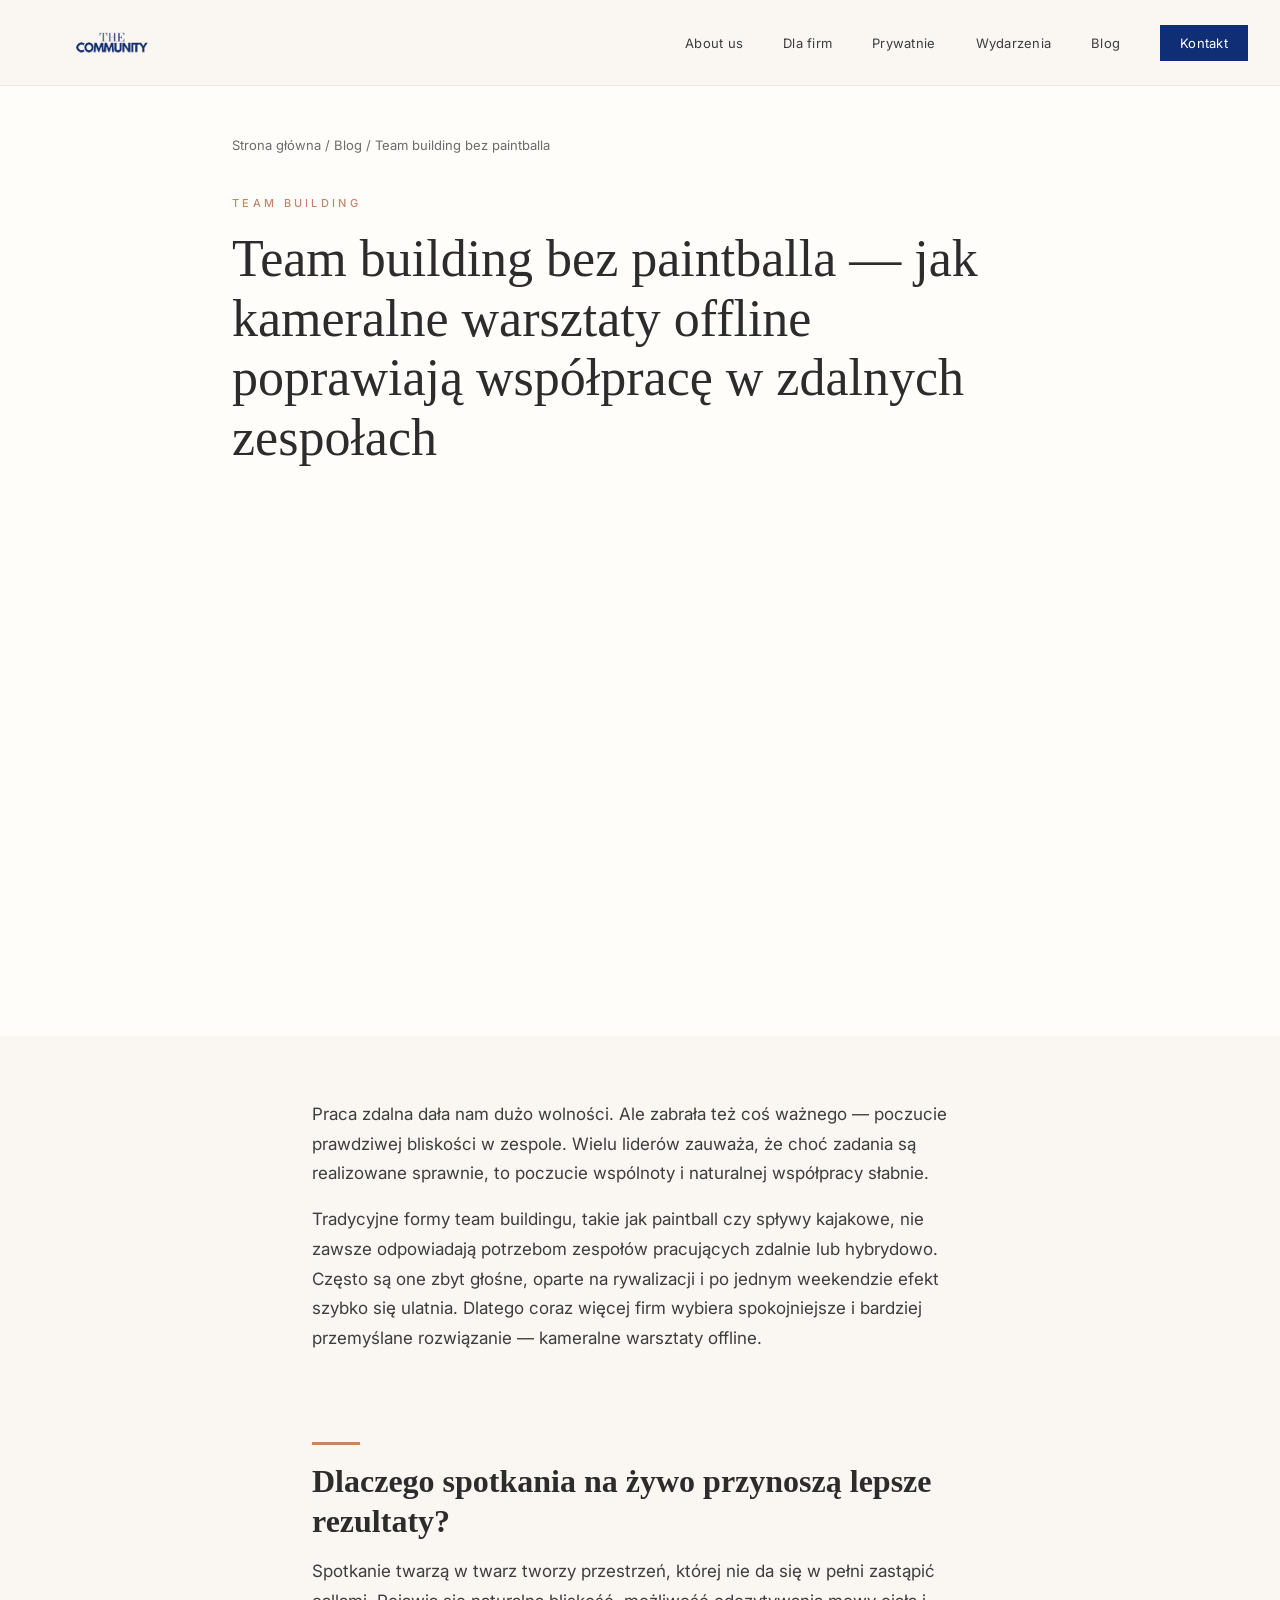
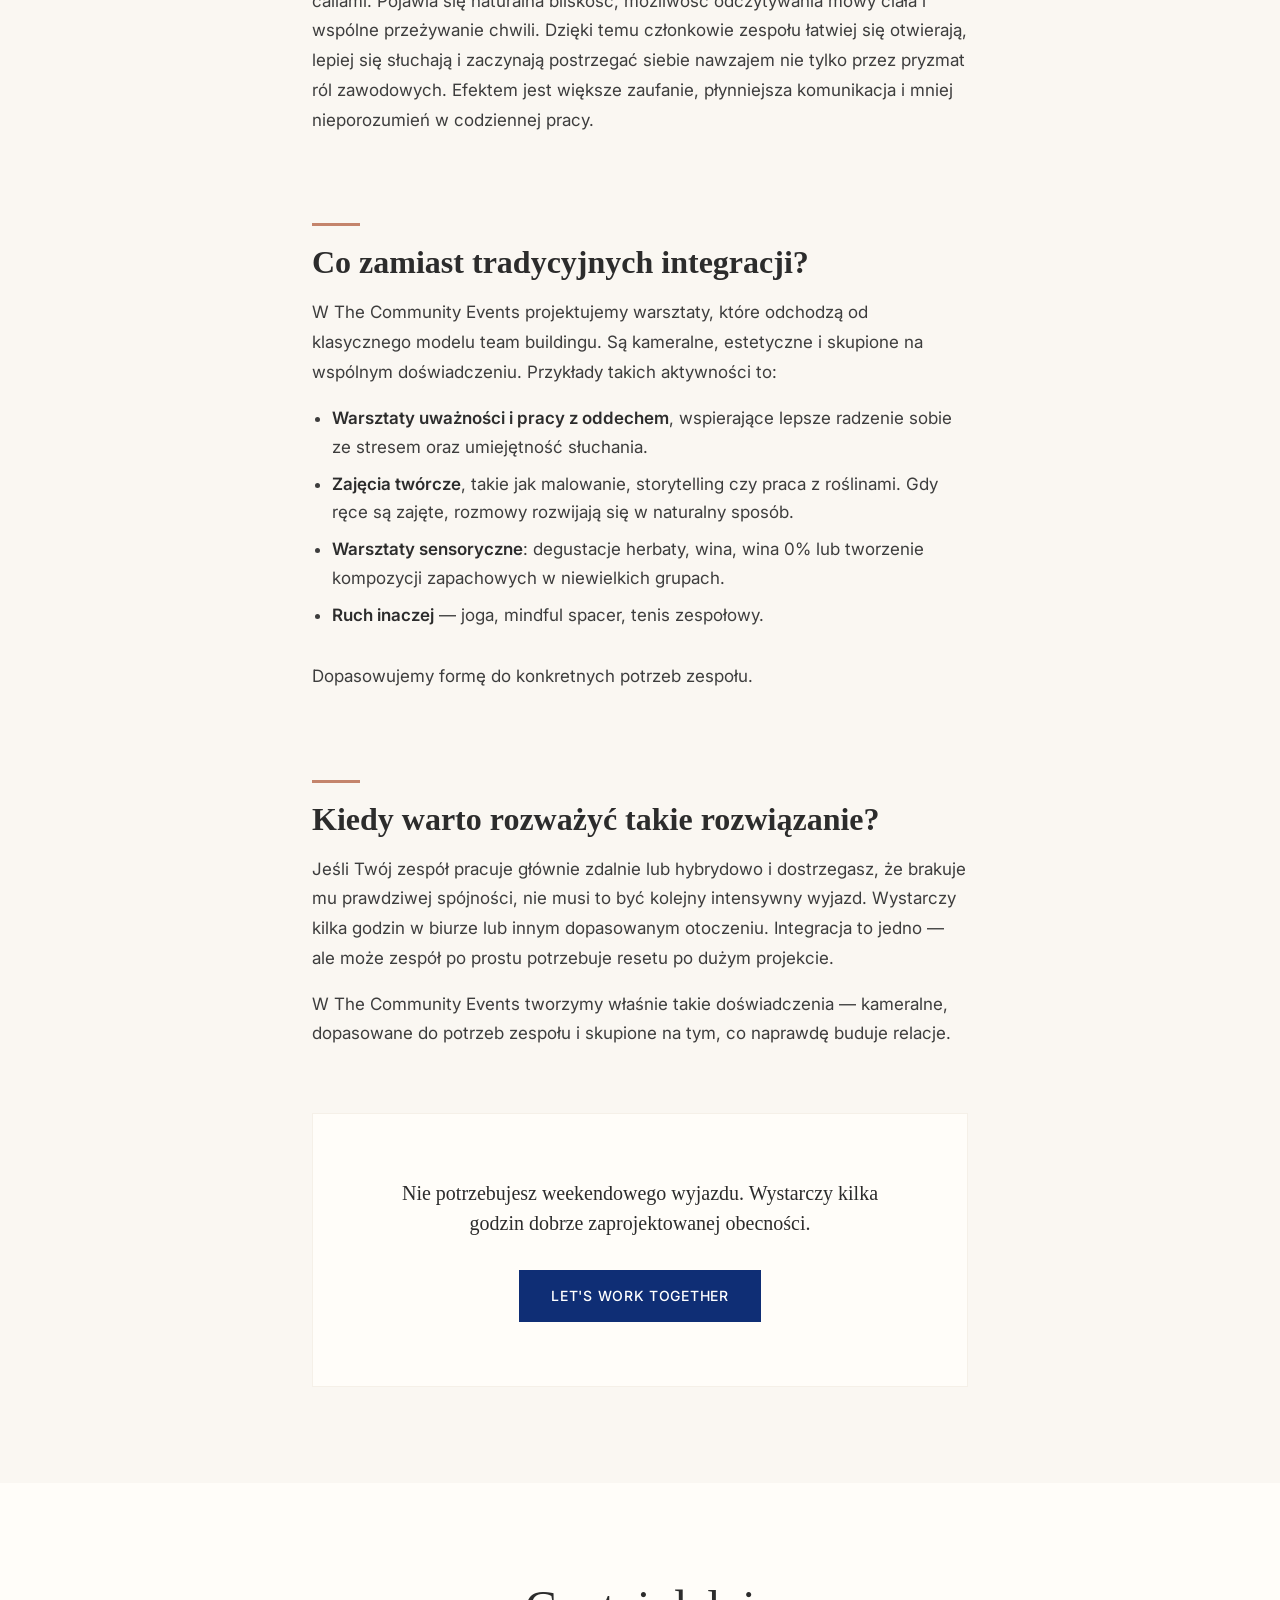
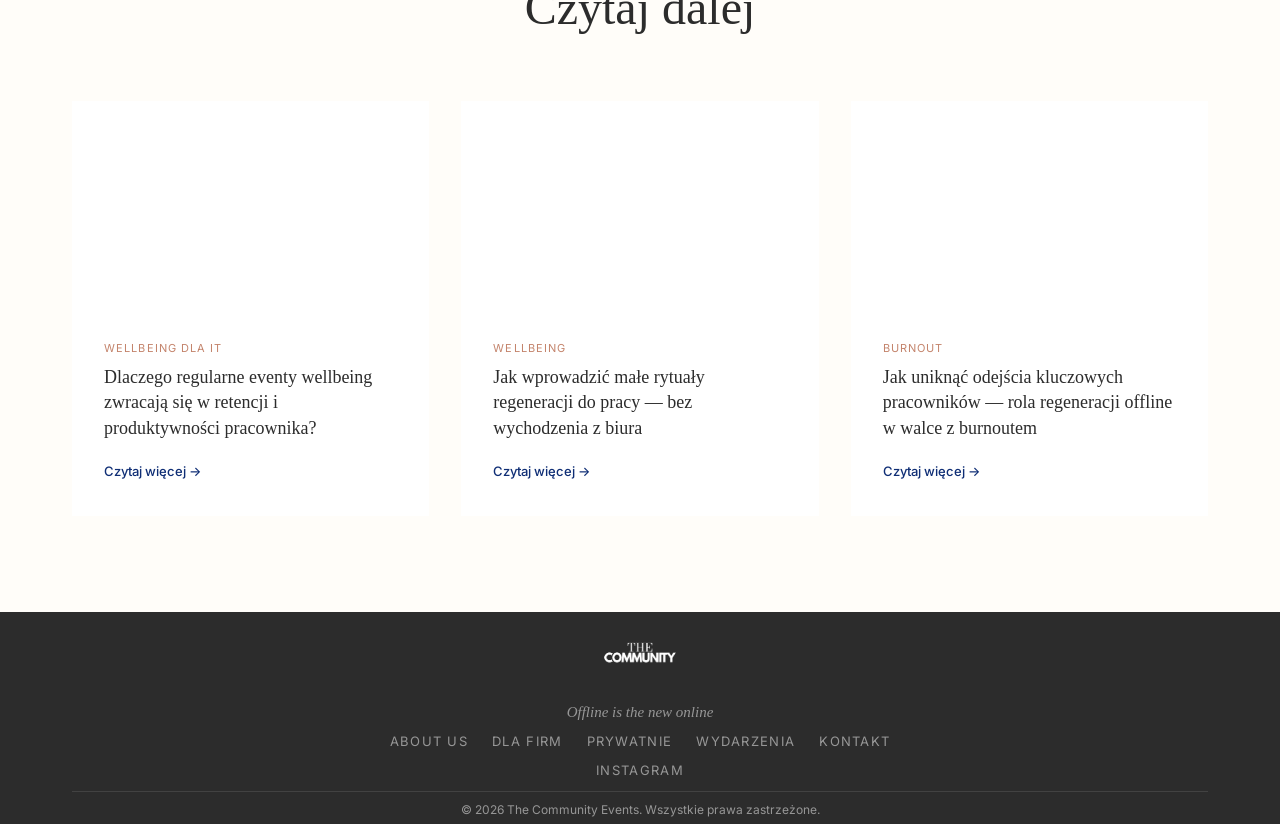
<file: articles/team-building-bez-paintballa.html>
<!DOCTYPE html>
<html lang="pl">
<head>
    <meta charset="UTF-8">
    <meta name="viewport" content="width=device-width, initial-scale=1.0">
    <title>Team building bez paintballa — jak kameralne warsztaty offline poprawiają współpracę w zdalnych zespołach | The Community Events</title>
    <meta name="description" content="Praca zdalna dała dużo wolności, ale zabrała poczucie bliskości. Klasyczny team building już nie wystarcza — pokazujemy, co działa zamiast.">
    <link rel="preconnect" href="https://fonts.googleapis.com">
    <link rel="preconnect" href="https://fonts.gstatic.com" crossorigin>
    <link href="https://fonts.googleapis.com/css2?family=Old+Standard+TT:ital,wght@0,400;0,700;1,400&family=Inter:wght@300;400;500;600&display=swap" rel="stylesheet">
    <link rel="stylesheet" href="../styles.css">
</head>
<body>
    <nav class="navbar">
        <div class="nav-container">
            <a href="../index.html" class="logo">
                <img src="../images/logo.svg" alt="The Community Events" class="logo-img">
            </a>
            <button class="nav-toggle" aria-label="Toggle menu">
                <span></span>
                <span></span>
                <span></span>
            </button>
            <ul class="nav-menu">
                <li><a href="../index.html#about">About us</a></li>
                <li><a href="../index.html#business">Dla firm</a></li>
                <li><a href="../index.html#private">Prywatnie</a></li>
                <li><a href="../index.html#events">Wydarzenia</a></li>
                <li><a href="../index.html#blog">Blog</a></li>
                <li><a href="../index.html#contact" class="nav-cta">Kontakt</a></li>
            </ul>
        </div>
    </nav>

    <section class="article-hero">
        <div class="container">
            <p class="article-breadcrumb"><a href="../index.html">Strona główna</a> / <a href="../index.html#blog">Blog</a> / Team building bez paintballa</p>
            <span class="article-tag">Team building</span>
            <h1 class="article-title">Team building bez paintballa — jak kameralne warsztaty offline poprawiają współpracę w zdalnych zespołach</h1>
        </div>
    </section>

    <div class="article-cover-wrap">
        <div class="article-cover" style="background-image: url('https://images.unsplash.com/photo-1739430170523-29f7a6c7093f?w=1600&amp;h=900&amp;fit=crop');"></div>
    </div>

    <section class="article-body">
        <div class="container">
                <p>Praca zdalna dała nam dużo wolności. Ale zabrała też coś ważnego — poczucie prawdziwej bliskości w zespole. Wielu liderów zauważa, że choć zadania są realizowane sprawnie, to poczucie wspólnoty i naturalnej współpracy słabnie.</p>
                <p>Tradycyjne formy team buildingu, takie jak paintball czy spływy kajakowe, nie zawsze odpowiadają potrzebom zespołów pracujących zdalnie lub hybrydowo. Często są one zbyt głośne, oparte na rywalizacji i po jednym weekendzie efekt szybko się ulatnia. Dlatego coraz więcej firm wybiera spokojniejsze i bardziej przemyślane rozwiązanie — kameralne warsztaty offline.</p>
                <h2>Dlaczego spotkania na żywo przynoszą lepsze rezultaty?</h2>
                <p>Spotkanie twarzą w twarz tworzy przestrzeń, której nie da się w pełni zastąpić callami. Pojawia się naturalna bliskość, możliwość odczytywania mowy ciała i wspólne przeżywanie chwili. Dzięki temu członkowie zespołu łatwiej się otwierają, lepiej się słuchają i zaczynają postrzegać siebie nawzajem nie tylko przez pryzmat ról zawodowych. Efektem jest większe zaufanie, płynniejsza komunikacja i mniej nieporozumień w codziennej pracy.</p>
                <h2>Co zamiast tradycyjnych integracji?</h2>
                <p>W The Community Events projektujemy warsztaty, które odchodzą od klasycznego modelu team buildingu. Są kameralne, estetyczne i skupione na wspólnym doświadczeniu. Przykłady takich aktywności to:</p>
                <ul>
                    <li><strong>Warsztaty uważności i pracy z oddechem</strong>, wspierające lepsze radzenie sobie ze stresem oraz umiejętność słuchania.</li>
                    <li><strong>Zajęcia twórcze</strong>, takie jak malowanie, storytelling czy praca z roślinami. Gdy ręce są zajęte, rozmowy rozwijają się w naturalny sposób.</li>
                    <li><strong>Warsztaty sensoryczne</strong>: degustacje herbaty, wina, wina 0% lub tworzenie kompozycji zapachowych w niewielkich grupach.</li>
                    <li><strong>Ruch inaczej</strong> — joga, mindful spacer, tenis zespołowy.</li>
                </ul>
                <p>Dopasowujemy formę do konkretnych potrzeb zespołu.</p>
                <h2>Kiedy warto rozważyć takie rozwiązanie?</h2>
                <p>Jeśli Twój zespół pracuje głównie zdalnie lub hybrydowo i dostrzegasz, że brakuje mu prawdziwej spójności, nie musi to być kolejny intensywny wyjazd. Wystarczy kilka godzin w biurze lub innym dopasowanym otoczeniu. Integracja to jedno — ale może zespół po prostu potrzebuje resetu po dużym projekcie.</p>
                <p>W The Community Events tworzymy właśnie takie doświadczenia — kameralne, dopasowane do potrzeb zespołu i skupione na tym, co naprawdę buduje relacje.</p>
                <div class="article-cta">
                    <p>Nie potrzebujesz weekendowego wyjazdu. Wystarczy kilka godzin dobrze zaprojektowanej obecności.</p>
                    <a href="../index.html#contact" class="btn btn-primary">Let's work together</a>
                </div>
        </div>
    </section>

    <section class="article-related">
        <div class="container">
            <h2 class="section-title centered">Czytaj dalej</h2>
            <div class="blog-grid">
                <article class="blog-card">
                    <a href="regularne-eventy-wellbeing.html">
                        <div class="blog-image" style="background-image: url('https://images.unsplash.com/photo-1632146639278-c2203c404d89?w=600&amp;h=400&amp;fit=crop');"></div>
                        <div class="blog-content">
                            <span class="blog-tag">Wellbeing dla IT</span>
                            <h3>Dlaczego regularne eventy wellbeing zwracają się w retencji i produktywności pracownika?</h3>
                            <span class="blog-link">Czytaj więcej →</span>
                        </div>
                    </a>
                </article>
                <article class="blog-card">
                    <a href="rytualy-regeneracji-w-pracy.html">
                        <div class="blog-image" style="background-image: url('https://images.unsplash.com/photo-1749104953222-9d6ed76e4bf0?w=600&amp;h=400&amp;fit=crop');"></div>
                        <div class="blog-content">
                            <span class="blog-tag">Wellbeing</span>
                            <h3>Jak wprowadzić małe rytuały regeneracji do pracy — bez wychodzenia z biura</h3>
                            <span class="blog-link">Czytaj więcej →</span>
                        </div>
                    </a>
                </article>
                <article class="blog-card">
                    <a href="retencja-pracownikow.html">
                        <div class="blog-image" style="background-image: url('https://images.unsplash.com/photo-1758237782492-be2393b4d945?w=600&amp;h=400&amp;fit=crop');"></div>
                        <div class="blog-content">
                            <span class="blog-tag">Burnout</span>
                            <h3>Jak uniknąć odejścia kluczowych pracowników — rola regeneracji offline w walce z burnoutem</h3>
                            <span class="blog-link">Czytaj więcej →</span>
                        </div>
                    </a>
                </article>
            </div>
        </div>
    </section>

    <footer class="footer">
        <div class="container">
            <div class="footer-content">
                <div class="footer-brand">
                    <img src="../images/logo.svg" alt="The Community Events" class="footer-logo-img">
                    <p>Offline is the new online</p>
                </div>
                <div class="footer-links">
                    <a href="../index.html#about">About us</a>
                    <a href="../index.html#business">Dla firm</a>
                    <a href="../index.html#private">Prywatnie</a>
                    <a href="../index.html#events">Wydarzenia</a>
                    <a href="../index.html#contact">Kontakt</a>
                </div>
                <div class="footer-social">
                    <a href="https://instagram.com/the.community.events" target="_blank">Instagram</a>
                </div>
            </div>
            <div class="footer-bottom">
                <p>&copy; 2026 The Community Events. Wszystkie prawa zastrzeżone.</p>
            </div>
        </div>
    </footer>

    <script src="../script.js"></script>
</body>
</html>
</file>
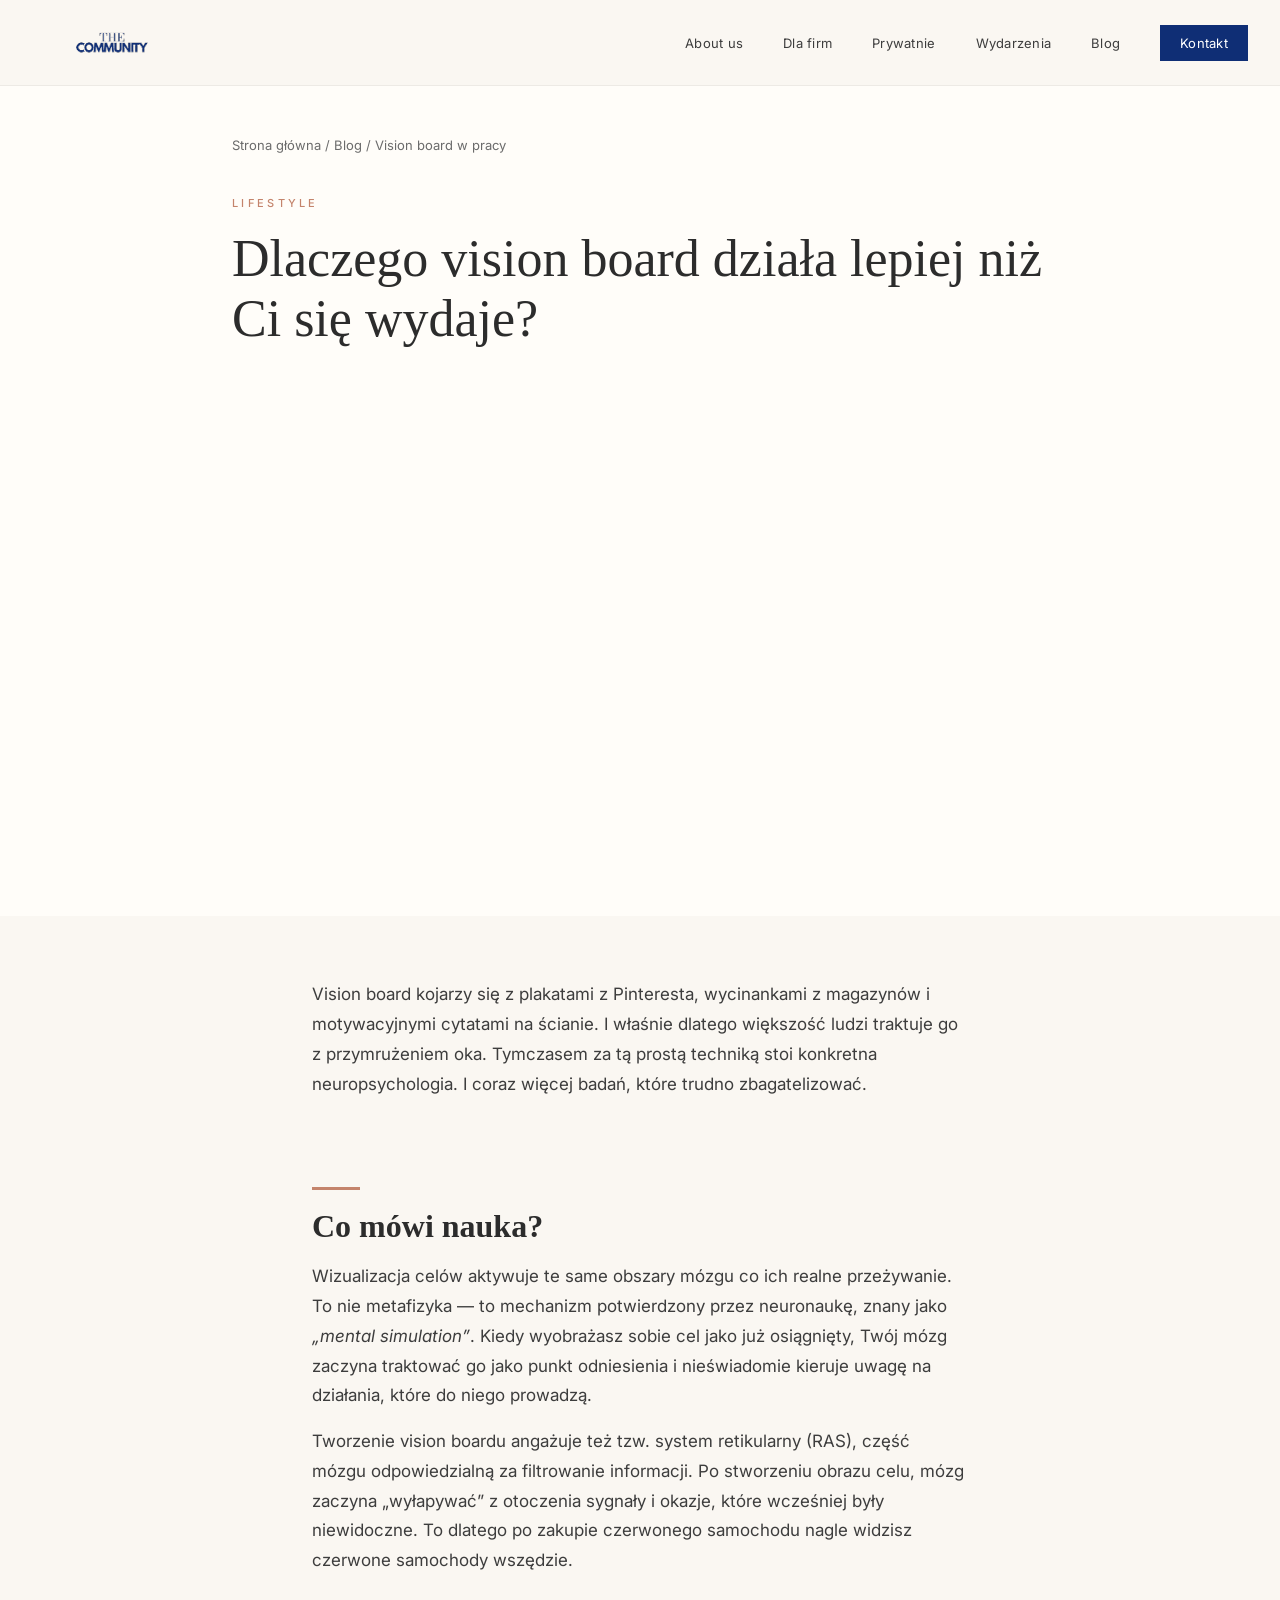
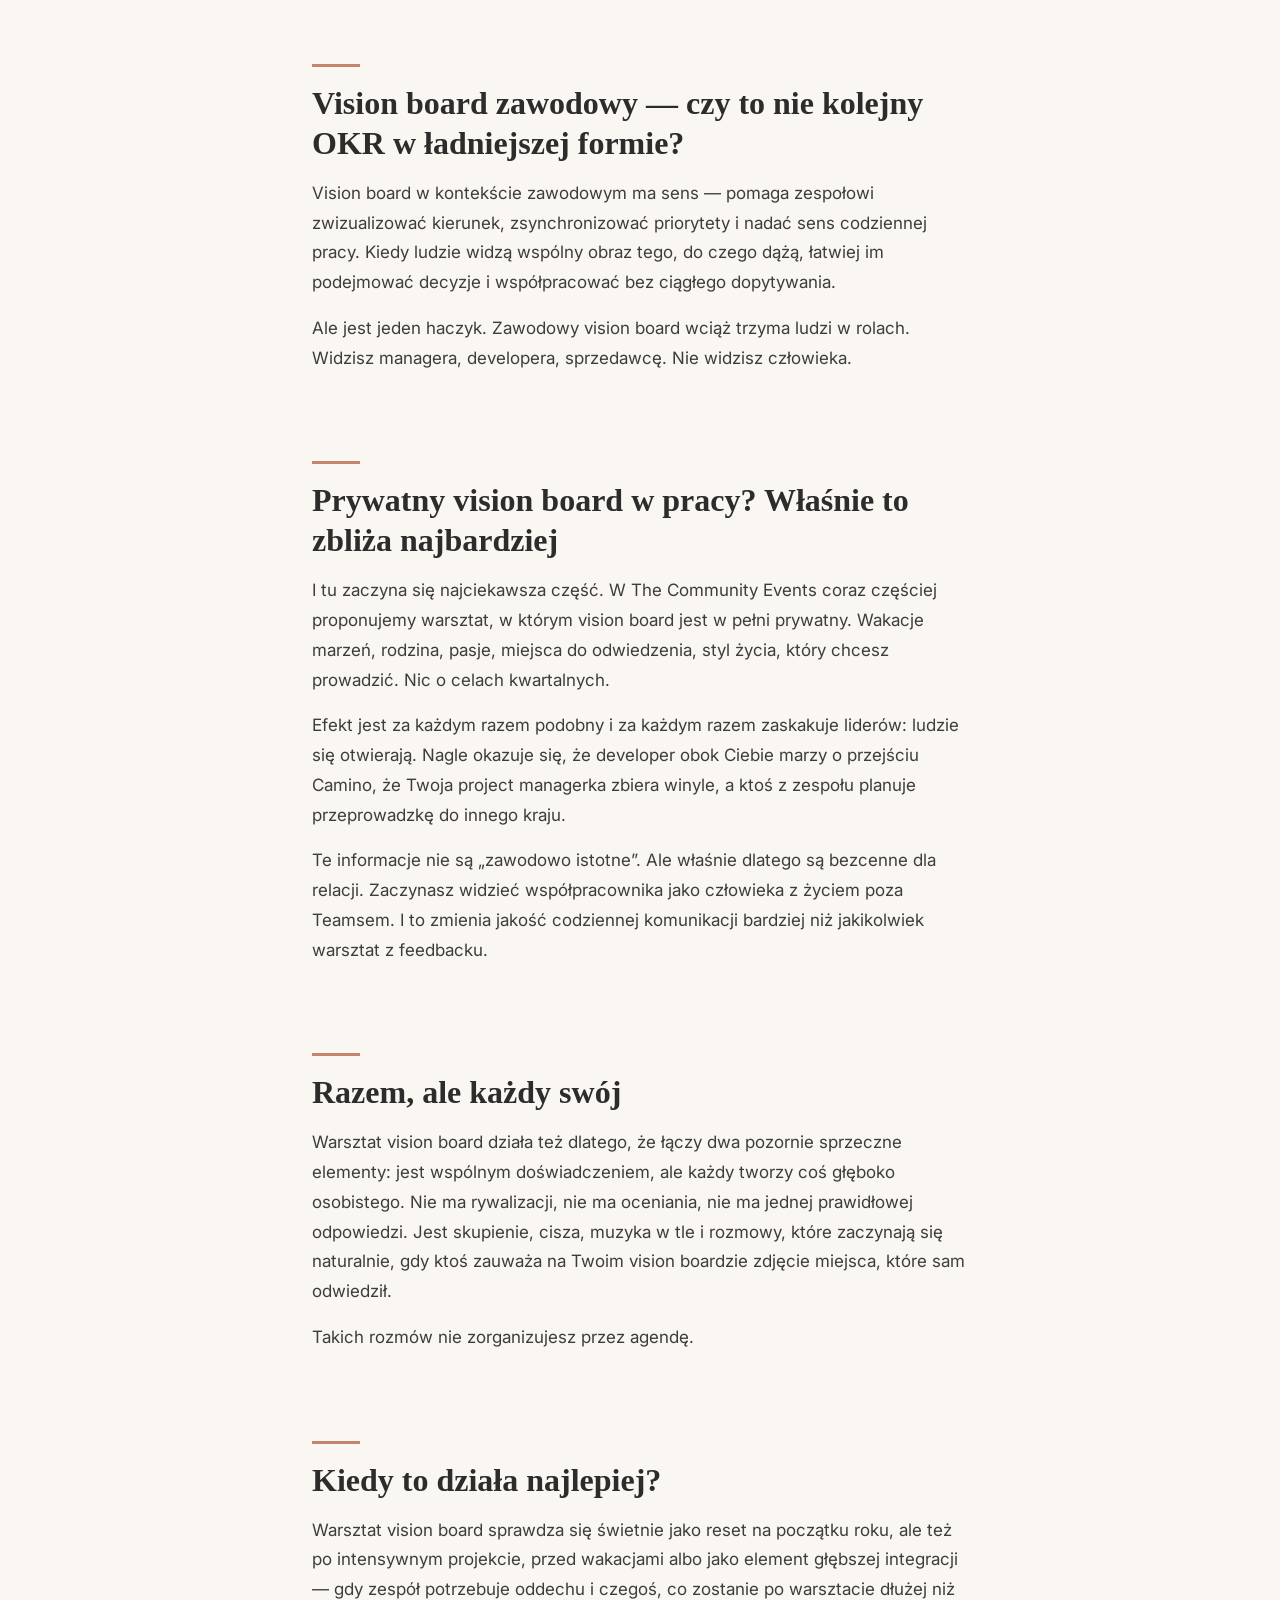
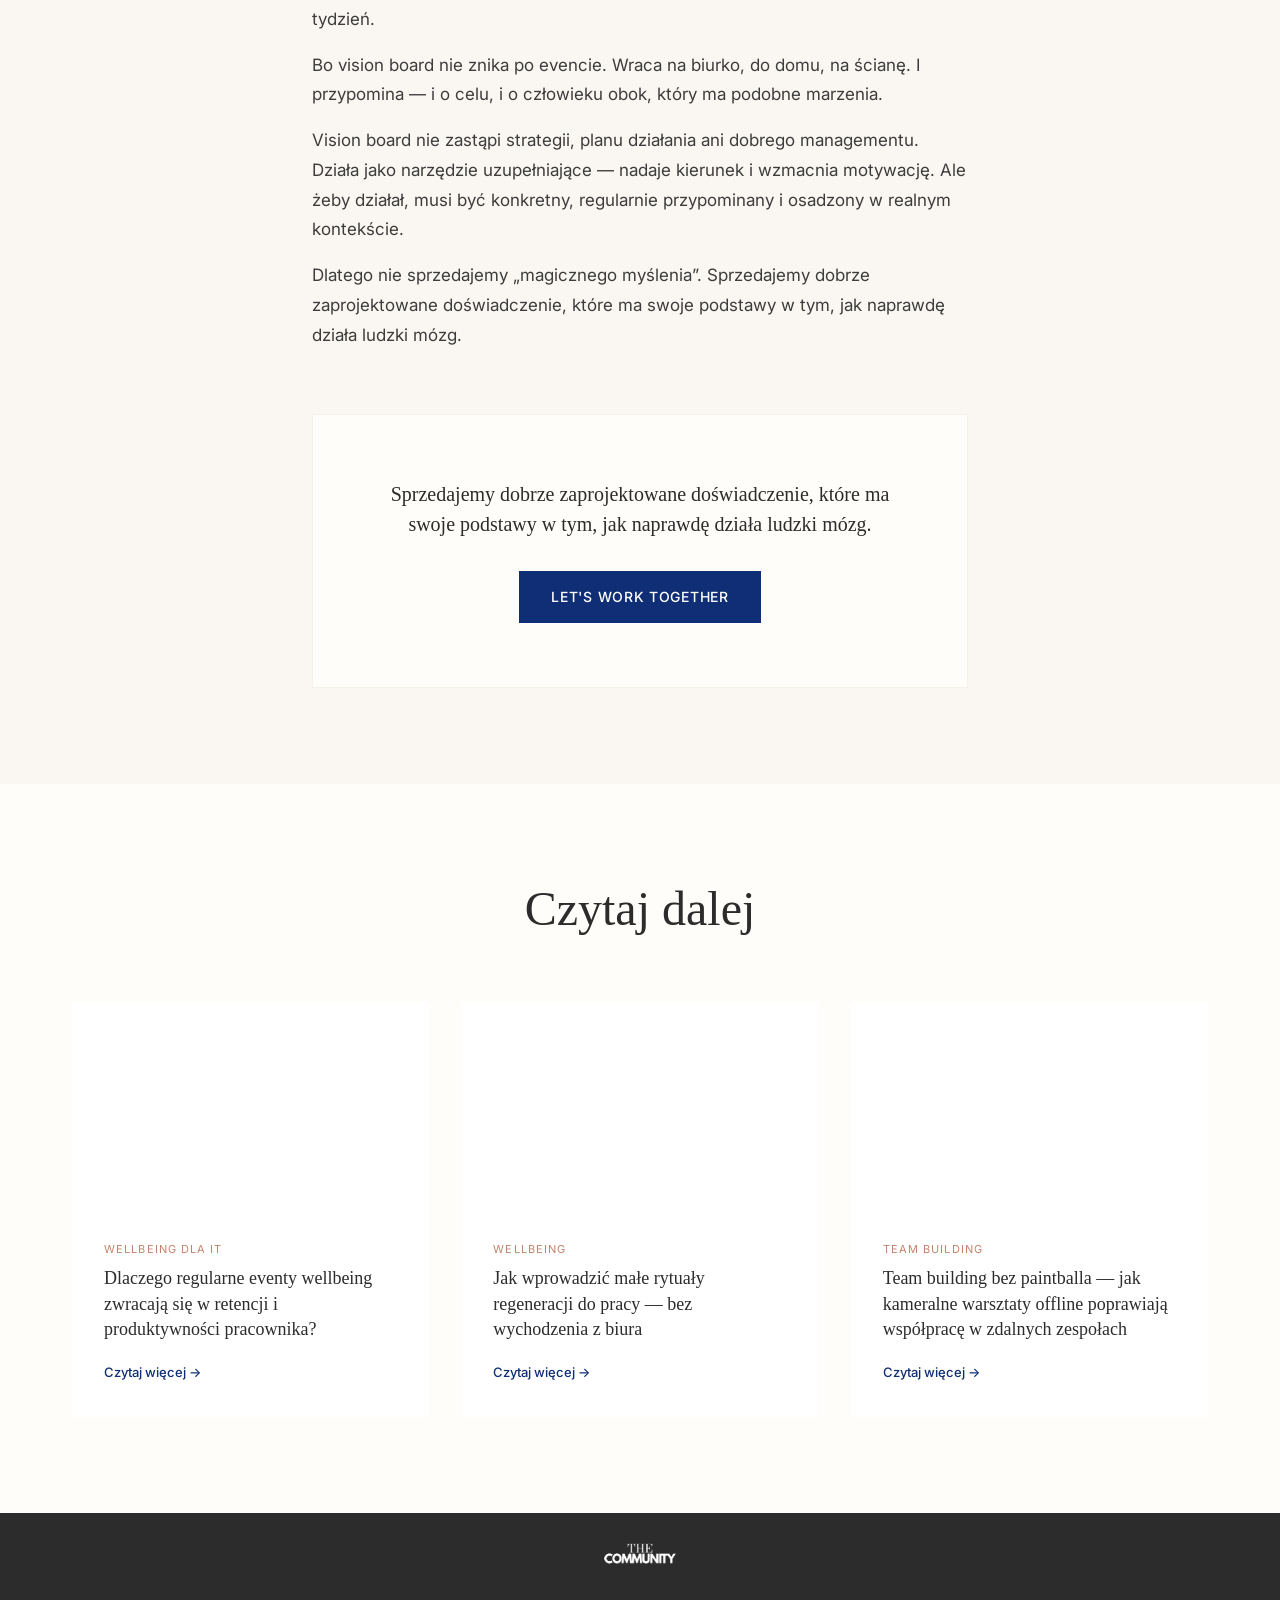
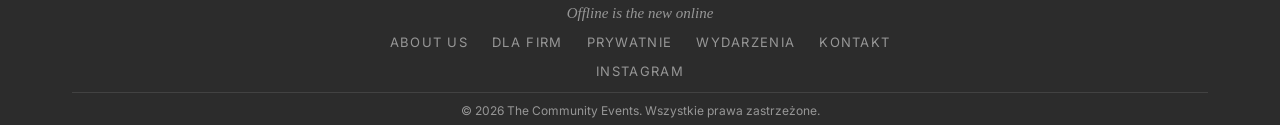
<file: articles/vision-board-w-pracy.html>
<!DOCTYPE html>
<html lang="pl">
<head>
    <meta charset="UTF-8">
    <meta name="viewport" content="width=device-width, initial-scale=1.0">
    <title>Dlaczego vision board działa lepiej niż Ci się wydaje? | The Community Events</title>
    <meta name="description" content="Za prostą techniką vision boardu stoi konkretna neuropsychologia. Pokazujemy, dlaczego prywatny vision board w pracy zbliża zespół bardziej niż feedback.">
    <link rel="preconnect" href="https://fonts.googleapis.com">
    <link rel="preconnect" href="https://fonts.gstatic.com" crossorigin>
    <link href="https://fonts.googleapis.com/css2?family=Old+Standard+TT:ital,wght@0,400;0,700;1,400&family=Inter:wght@300;400;500;600&display=swap" rel="stylesheet">
    <link rel="stylesheet" href="../styles.css">
</head>
<body>
    <nav class="navbar">
        <div class="nav-container">
            <a href="../index.html" class="logo">
                <img src="../images/logo.svg" alt="The Community Events" class="logo-img">
            </a>
            <button class="nav-toggle" aria-label="Toggle menu">
                <span></span>
                <span></span>
                <span></span>
            </button>
            <ul class="nav-menu">
                <li><a href="../index.html#about">About us</a></li>
                <li><a href="../index.html#business">Dla firm</a></li>
                <li><a href="../index.html#private">Prywatnie</a></li>
                <li><a href="../index.html#events">Wydarzenia</a></li>
                <li><a href="../index.html#blog">Blog</a></li>
                <li><a href="../index.html#contact" class="nav-cta">Kontakt</a></li>
            </ul>
        </div>
    </nav>

    <section class="article-hero">
        <div class="container">
            <p class="article-breadcrumb"><a href="../index.html">Strona główna</a> / <a href="../index.html#blog">Blog</a> / Vision board w pracy</p>
            <span class="article-tag">Lifestyle</span>
            <h1 class="article-title">Dlaczego vision board działa lepiej niż Ci się wydaje?</h1>
        </div>
    </section>

    <div class="article-cover-wrap">
        <div class="article-cover" style="background-image: url('https://images.unsplash.com/photo-1690733546551-1007bc0a3414?w=1600&amp;h=900&amp;fit=crop');"></div>
    </div>

    <section class="article-body">
        <div class="container">
                <p>Vision board kojarzy się z plakatami z Pinteresta, wycinankami z magazynów i motywacyjnymi cytatami na ścianie. I właśnie dlatego większość ludzi traktuje go z przymrużeniem oka. Tymczasem za tą prostą techniką stoi konkretna neuropsychologia. I coraz więcej badań, które trudno zbagatelizować.</p>
                <h2>Co mówi nauka?</h2>
                <p>Wizualizacja celów aktywuje te same obszary mózgu co ich realne przeżywanie. To nie metafizyka — to mechanizm potwierdzony przez neuronaukę, znany jako <em>„mental simulation”</em>. Kiedy wyobrażasz sobie cel jako już osiągnięty, Twój mózg zaczyna traktować go jako punkt odniesienia i nieświadomie kieruje uwagę na działania, które do niego prowadzą.</p>
                <p>Tworzenie vision boardu angażuje też tzw. system retikularny (RAS), część mózgu odpowiedzialną za filtrowanie informacji. Po stworzeniu obrazu celu, mózg zaczyna „wyłapywać” z otoczenia sygnały i okazje, które wcześniej były niewidoczne. To dlatego po zakupie czerwonego samochodu nagle widzisz czerwone samochody wszędzie.</p>
                <h2>Vision board zawodowy — czy to nie kolejny OKR w ładniejszej formie?</h2>
                <p>Vision board w kontekście zawodowym ma sens — pomaga zespołowi zwizualizować kierunek, zsynchronizować priorytety i nadać sens codziennej pracy. Kiedy ludzie widzą wspólny obraz tego, do czego dążą, łatwiej im podejmować decyzje i współpracować bez ciągłego dopytywania.</p>
                <p>Ale jest jeden haczyk. Zawodowy vision board wciąż trzyma ludzi w rolach. Widzisz managera, developera, sprzedawcę. Nie widzisz człowieka.</p>
                <h2>Prywatny vision board w pracy? Właśnie to zbliża najbardziej</h2>
                <p>I tu zaczyna się najciekawsza część. W The Community Events coraz częściej proponujemy warsztat, w którym vision board jest w pełni prywatny. Wakacje marzeń, rodzina, pasje, miejsca do odwiedzenia, styl życia, który chcesz prowadzić. Nic o celach kwartalnych.</p>
                <p>Efekt jest za każdym razem podobny i za każdym razem zaskakuje liderów: ludzie się otwierają. Nagle okazuje się, że developer obok Ciebie marzy o przejściu Camino, że Twoja project managerka zbiera winyle, a ktoś z zespołu planuje przeprowadzkę do innego kraju.</p>
                <p>Te informacje nie są „zawodowo istotne”. Ale właśnie dlatego są bezcenne dla relacji. Zaczynasz widzieć współpracownika jako człowieka z życiem poza Teamsem. I to zmienia jakość codziennej komunikacji bardziej niż jakikolwiek warsztat z feedbacku.</p>
                <h2>Razem, ale każdy swój</h2>
                <p>Warsztat vision board działa też dlatego, że łączy dwa pozornie sprzeczne elementy: jest wspólnym doświadczeniem, ale każdy tworzy coś głęboko osobistego. Nie ma rywalizacji, nie ma oceniania, nie ma jednej prawidłowej odpowiedzi. Jest skupienie, cisza, muzyka w tle i rozmowy, które zaczynają się naturalnie, gdy ktoś zauważa na Twoim vision boardzie zdjęcie miejsca, które sam odwiedził.</p>
                <p>Takich rozmów nie zorganizujesz przez agendę.</p>
                <h2>Kiedy to działa najlepiej?</h2>
                <p>Warsztat vision board sprawdza się świetnie jako reset na początku roku, ale też po intensywnym projekcie, przed wakacjami albo jako element głębszej integracji — gdy zespół potrzebuje oddechu i czegoś, co zostanie po warsztacie dłużej niż tydzień.</p>
                <p>Bo vision board nie znika po evencie. Wraca na biurko, do domu, na ścianę. I przypomina — i o celu, i o człowieku obok, który ma podobne marzenia.</p>
                <p>Vision board nie zastąpi strategii, planu działania ani dobrego managementu. Działa jako narzędzie uzupełniające — nadaje kierunek i wzmacnia motywację. Ale żeby działał, musi być konkretny, regularnie przypominany i osadzony w realnym kontekście.</p>
                <p>Dlatego nie sprzedajemy „magicznego myślenia”. Sprzedajemy dobrze zaprojektowane doświadczenie, które ma swoje podstawy w tym, jak naprawdę działa ludzki mózg.</p>
                <div class="article-cta">
                    <p>Sprzedajemy dobrze zaprojektowane doświadczenie, które ma swoje podstawy w tym, jak naprawdę działa ludzki mózg.</p>
                    <a href="../index.html#contact" class="btn btn-primary">Let's work together</a>
                </div>
        </div>
    </section>

    <section class="article-related">
        <div class="container">
            <h2 class="section-title centered">Czytaj dalej</h2>
            <div class="blog-grid">
                <article class="blog-card">
                    <a href="regularne-eventy-wellbeing.html">
                        <div class="blog-image" style="background-image: url('https://images.unsplash.com/photo-1632146639278-c2203c404d89?w=600&amp;h=400&amp;fit=crop');"></div>
                        <div class="blog-content">
                            <span class="blog-tag">Wellbeing dla IT</span>
                            <h3>Dlaczego regularne eventy wellbeing zwracają się w retencji i produktywności pracownika?</h3>
                            <span class="blog-link">Czytaj więcej →</span>
                        </div>
                    </a>
                </article>
                <article class="blog-card">
                    <a href="rytualy-regeneracji-w-pracy.html">
                        <div class="blog-image" style="background-image: url('https://images.unsplash.com/photo-1749104953222-9d6ed76e4bf0?w=600&amp;h=400&amp;fit=crop');"></div>
                        <div class="blog-content">
                            <span class="blog-tag">Wellbeing</span>
                            <h3>Jak wprowadzić małe rytuały regeneracji do pracy — bez wychodzenia z biura</h3>
                            <span class="blog-link">Czytaj więcej →</span>
                        </div>
                    </a>
                </article>
                <article class="blog-card">
                    <a href="team-building-bez-paintballa.html">
                        <div class="blog-image" style="background-image: url('https://images.unsplash.com/photo-1739430170523-29f7a6c7093f?w=600&amp;h=400&amp;fit=crop');"></div>
                        <div class="blog-content">
                            <span class="blog-tag">Team building</span>
                            <h3>Team building bez paintballa — jak kameralne warsztaty offline poprawiają współpracę w zdalnych zespołach</h3>
                            <span class="blog-link">Czytaj więcej →</span>
                        </div>
                    </a>
                </article>
            </div>
        </div>
    </section>

    <footer class="footer">
        <div class="container">
            <div class="footer-content">
                <div class="footer-brand">
                    <img src="../images/logo.svg" alt="The Community Events" class="footer-logo-img">
                    <p>Offline is the new online</p>
                </div>
                <div class="footer-links">
                    <a href="../index.html#about">About us</a>
                    <a href="../index.html#business">Dla firm</a>
                    <a href="../index.html#private">Prywatnie</a>
                    <a href="../index.html#events">Wydarzenia</a>
                    <a href="../index.html#contact">Kontakt</a>
                </div>
                <div class="footer-social">
                    <a href="https://instagram.com/the.community.events" target="_blank">Instagram</a>
                </div>
            </div>
            <div class="footer-bottom">
                <p>&copy; 2026 The Community Events. Wszystkie prawa zastrzeżone.</p>
            </div>
        </div>
    </footer>

    <script src="../script.js"></script>
</body>
</html>
</file>
<file: styles.css>
/* ===================================
   THE COMMUNITY - Landing Page Styles
   Aesthetic: Warm, elegant, vintage meets modern
   =================================== */

/* CSS Variables */
:root {
    /* Colors - warm, earthy palette inspired by Instagram feed */
    --color-cream: #FAF7F2;
    --color-cream-dark: #F5F0E8;
    --color-warm-white: #FFFDF9;
    --color-terracotta: #C4846C;
    --color-terracotta-dark: #A66B54;
    --color-navy: #0F2E75;
    --color-navy-light: #1A3D85;
    --color-charcoal: #2C2C2C;
    --color-text: #3D3D3D;
    --color-text-light: #6B6B6B;
    --color-gold: #D4A574;
    --color-sage: #A8B5A0;

    /* Typography */
    --font-serif: 'Old Standard TT', Georgia, serif;
    --font-sans: 'Inter', -apple-system, BlinkMacSystemFont, sans-serif;

    /* Spacing */
    --space-xs: 0.5rem;
    --space-sm: 1rem;
    --space-md: 2rem;
    --space-lg: 4rem;
    --space-xl: 6rem;
    --space-xxl: 10rem;

    /* Transitions */
    --transition-fast: 0.2s ease;
    --transition-normal: 0.3s ease;
    --transition-slow: 0.5s ease;
}

/* Reset & Base */
*, *::before, *::after {
    box-sizing: border-box;
    margin: 0;
    padding: 0;
}

html {
    scroll-behavior: smooth;
    font-size: 16px;
}

body {
    font-family: var(--font-sans);
    font-size: 1rem;
    line-height: 1.7;
    color: var(--color-text);
    background-color: var(--color-cream);
    -webkit-font-smoothing: antialiased;
    -moz-osx-font-smoothing: grayscale;
}

img {
    max-width: 100%;
    height: auto;
    display: block;
}

a {
    color: inherit;
    text-decoration: none;
    transition: var(--transition-fast);
}

/* Typography */
h1, h2, h3, h4 {
    font-family: var(--font-serif);
    font-weight: 500;
    line-height: 1.2;
    color: var(--color-charcoal);
}

h1 { font-size: clamp(2.5rem, 6vw, 4.5rem); }
h2 { font-size: clamp(2rem, 4vw, 3rem); }
h3 { font-size: clamp(1.25rem, 2vw, 1.75rem); }
h4 { font-size: 1.125rem; }

p {
    margin-bottom: 1rem;
}

em {
    font-style: italic;
}

strong {
    font-weight: 600;
}

/* Layout */
.container {
    width: 100%;
    max-width: 1200px;
    margin: 0 auto;
    padding: 0 var(--space-md);
}

/* Buttons */
.btn {
    display: inline-block;
    padding: 0.875rem 2rem;
    font-family: var(--font-sans);
    font-size: 0.875rem;
    font-weight: 500;
    letter-spacing: 0.05em;
    text-transform: uppercase;
    border: none;
    border-radius: 0;
    cursor: pointer;
    transition: var(--transition-normal);
}

.btn-primary {
    background-color: var(--color-navy);
    color: white;
}

.btn-primary:hover {
    background-color: var(--color-navy-light);
    transform: translateY(-2px);
}

.btn-secondary {
    background-color: transparent;
    color: var(--color-charcoal);
    border: 1px solid var(--color-charcoal);
}

.btn-secondary:hover {
    background-color: var(--color-charcoal);
    color: white;
}

.btn-small {
    padding: 0.5rem 1rem;
    font-size: 0.75rem;
}

.btn-full {
    width: 100%;
}

/* ===================================
   NAVIGATION
   =================================== */
.navbar {
    position: fixed;
    top: 0;
    left: 0;
    right: 0;
    z-index: 1000;
    background-color: rgba(250, 247, 242, 0.95);
    backdrop-filter: blur(10px);
    border-bottom: 1px solid rgba(0,0,0,0.05);
    transition: var(--transition-normal);
}

.nav-container {
    display: flex;
    justify-content: space-between;
    align-items: center;
    max-width: 1400px;
    margin: 0 auto;
    padding: 0.25rem 2rem;
}

.logo {
    display: flex;
    align-items: center;
}

.logo-img {
    height: 160px;
    width: auto;
    margin: -2.6rem 0;
}

.logo-text {
    font-family: var(--font-serif);
    font-size: 0.875rem;
    font-weight: 600;
    letter-spacing: 0.15em;
    line-height: 1.1;
    text-transform: uppercase;
    color: var(--color-charcoal);
}

.nav-menu {
    display: flex;
    align-items: center;
    gap: 2.5rem;
    list-style: none;
}

.nav-menu a {
    font-size: 0.8125rem;
    font-weight: 400;
    letter-spacing: 0.02em;
    color: var(--color-text);
}

.nav-menu a:hover {
    color: var(--color-terracotta);
}

.nav-cta {
    padding: 0.625rem 1.25rem;
    background-color: var(--color-navy);
    color: white !important;
}

.nav-cta:hover {
    background-color: var(--color-navy-light);
}

.nav-toggle {
    display: none;
    flex-direction: column;
    gap: 5px;
    background: none;
    border: none;
    cursor: pointer;
    padding: 5px;
}

.nav-toggle span {
    display: block;
    width: 24px;
    height: 2px;
    background-color: var(--color-charcoal);
    transition: var(--transition-fast);
}

/* ===================================
   HERO SECTION
   =================================== */
.hero {
    min-height: 100vh;
    display: flex;
    flex-direction: column;
    justify-content: center;
    align-items: center;
    text-align: center;
    padding: var(--space-xxl) var(--space-md);
    background: linear-gradient(180deg, var(--color-cream) 0%, var(--color-cream-dark) 100%);
    position: relative;
    overflow: hidden;
}

.hero-content {
    max-width: 900px;
}

.hero-tagline {
    font-family: var(--font-sans);
    font-size: 0.75rem;
    font-weight: 500;
    letter-spacing: 0.3em;
    text-transform: uppercase;
    color: var(--color-terracotta);
    margin-bottom: var(--space-md);
}

.hero-title {
    margin-bottom: var(--space-md);
    color: var(--color-charcoal);
}

.hero-title em {
    color: var(--color-navy);
}

.hero-subtitle {
    font-size: 1.125rem;
    color: var(--color-text-light);
    max-width: 600px;
    margin: 0 auto var(--space-lg);
}

.hero-buttons {
    display: flex;
    gap: var(--space-sm);
    justify-content: center;
    flex-wrap: wrap;
}


/* ===================================
   SECTION STYLES
   =================================== */
section {
    padding: var(--space-xl) 0;
}

.section-header {
    text-align: center;
    max-width: 700px;
    margin: 0 auto var(--space-lg);
}

.section-tag {
    font-size: 0.6875rem;
    font-weight: 500;
    letter-spacing: 0.3em;
    text-transform: uppercase;
    color: var(--color-terracotta);
    margin-bottom: var(--space-sm);
}

.section-title {
    margin-bottom: var(--space-sm);
}

.section-title.centered {
    text-align: center;
}

.section-subtitle {
    font-size: 1.0625rem;
    color: var(--color-text-light);
}

/* ===================================
   ABOUT SECTION
   =================================== */
.about {
    background-color: var(--color-warm-white);
}

.about-intro {
    max-width: 800px;
    margin: 0 auto var(--space-lg);
    text-align: center;
}

.lead-text {
    font-family: var(--font-serif);
    font-size: 1.5rem;
    font-weight: 400;
    line-height: 1.5;
    color: var(--color-charcoal);
}

.founders {
    display: grid;
    grid-template-columns: repeat(auto-fit, minmax(300px, 1fr));
    gap: var(--space-lg);
    margin-bottom: var(--space-lg);
}

.founder-card {
    display: flex;
    flex-direction: column;
    align-items: center;
    text-align: center;
}

.founder-image {
    width: 180px;
    height: 180px;
    border-radius: 50%;
    overflow: hidden;
    margin-bottom: var(--space-md);
    background: linear-gradient(135deg, var(--color-terracotta) 0%, var(--color-gold) 100%);
}

.image-placeholder {
    width: 100%;
    height: 100%;
    display: flex;
    align-items: center;
    justify-content: center;
    font-family: var(--font-serif);
    font-size: 4rem;
    color: white;
    opacity: 0.8;
}

.founder-image img {
    width: 100%;
    height: 100%;
    object-fit: cover;
    object-position: center top;
}

.founder-info h3 {
    margin-bottom: 0.25rem;
}

.founder-role {
    font-size: 0.8125rem;
    color: var(--color-terracotta);
    margin-bottom: var(--space-sm);
}

.founder-bio {
    font-size: 0.9375rem;
    color: var(--color-text-light);
    max-width: 400px;
}

.about-story {
    max-width: 800px;
    margin: 0 auto;
    text-align: center;
}

.about-story p {
    font-size: 1.0625rem;
    margin-bottom: 1.5rem;
}

.about-story ul {
    list-style: none;
    padding: 0;
    margin: 0 auto 1.5rem;
    display: flex;
    justify-content: center;
    gap: 2rem;
    flex-wrap: wrap;
}

.about-story ul li {
    font-size: 1.0625rem;
    padding: 0.5rem 1.25rem;
    border: 1px solid var(--color-terracotta);
    border-radius: 2rem;
    color: var(--color-text);
    opacity: 0.8;
}

.highlight-text {
    font-family: var(--font-serif);
    font-size: 1.75rem !important;
    font-style: italic;
    color: var(--color-navy);
}

/* ===================================
   VALUES SECTION
   =================================== */
.values {
    background-color: var(--color-navy);
    color: white;
    padding: var(--space-xl) 0;
}

.values .section-title {
    color: white;
    margin-bottom: var(--space-lg);
}

.values-grid {
    display: grid;
    grid-template-columns: repeat(auto-fit, minmax(200px, 1fr));
    gap: var(--space-md);
}

.value-card {
    text-align: center;
    padding: var(--space-md);
}

.value-icon {
    font-size: 0.875rem;
    margin-bottom: var(--space-xs);
    opacity: 0.4;
}

.value-card h3 {
    color: white;
    font-size: 1.25rem;
    margin-bottom: 0.5rem;
}

.value-card p {
    font-size: 0.875rem;
    opacity: 0.8;
    margin-bottom: 0;
}

/* ===================================
   BUSINESS SECTION
   =================================== */
.business {
    background-color: var(--color-cream);
}

.business-options {
    display: grid;
    grid-template-columns: repeat(auto-fit, minmax(300px, 1fr));
    gap: var(--space-md);
    margin-bottom: var(--space-xl);
}

.business-card {
    background: white;
    padding: var(--space-lg);
    position: relative;
    border: 1px solid rgba(0,0,0,0.05);
    transition: var(--transition-normal);
}

.business-card:hover {
    transform: translateY(-5px);
    box-shadow: 0 20px 40px rgba(0,0,0,0.08);
}

.business-card.featured {
    border: 2px solid var(--color-navy);
}

.card-badge {
    position: absolute;
    top: -12px;
    left: 50%;
    transform: translateX(-50%);
    background: var(--color-navy);
    color: white;
    font-size: 0.6875rem;
    font-weight: 500;
    letter-spacing: 0.1em;
    text-transform: uppercase;
    padding: 0.375rem 1rem;
}

.business-card h3 {
    margin-bottom: 0.25rem;
}

.card-subtitle {
    font-size: 0.875rem;
    color: var(--color-terracotta);
    margin-bottom: var(--space-md);
}

.card-features {
    list-style: none;
    margin-bottom: var(--space-md);
}

.card-features li {
    padding: 0.5rem 0;
    font-size: 0.9375rem;
    border-bottom: 1px solid rgba(0,0,0,0.05);
}

.card-features li:last-child {
    border-bottom: none;
}

.card-features li::before {
    content: "→ ";
    color: var(--color-terracotta);
}

/* Services Showcase */
.services-showcase {
    margin-top: var(--space-xl);
    margin-bottom: var(--space-xl);
}

.services-title {
    text-align: center;
    margin-bottom: var(--space-md);
}

.services-showcase .section-header {
    margin-bottom: var(--space-md);
}

.services-grid {
    display: grid;
    grid-template-columns: repeat(2, 1fr);
    gap: var(--space-sm);
}

.service-item {
    display: flex;
    flex-direction: column;
    padding: var(--space-sm) var(--space-md);
    background: white;
    border-left: 3px solid var(--color-terracotta);
}

.service-name {
    font-weight: 500;
    font-size: 0.9375rem;
    margin-bottom: 0.25rem;
}

.service-desc {
    font-size: 0.8125rem;
    color: var(--color-text-light);
}

/* Business Results */
.business-results {
    text-align: center;
}

.business-results h3 {
    margin-bottom: var(--space-md);
}

.results-grid {
    display: flex;
    flex-wrap: wrap;
    justify-content: center;
    gap: var(--space-md);
}

.result-item {
    display: flex;
    align-items: center;
    gap: 0.5rem;
    padding: 0.75rem 1.5rem;
    background: white;
    font-size: 0.9375rem;
}

.result-icon {
    font-size: 1.25rem;
    color: var(--color-terracotta);
}

/* ===================================
   PRIVATE SECTION
   =================================== */
.private {
    background: linear-gradient(135deg, var(--color-cream-dark) 0%, var(--color-warm-white) 100%);
}

.private-content {
    display: grid;
    grid-template-columns: 1fr 1fr;
    gap: var(--space-xl);
    margin-bottom: var(--space-lg);
}

.private-text .lead-text {
    font-size: 1.375rem;
    margin-bottom: var(--space-md);
}

.special-offer {
    background: white;
    padding: var(--space-md);
    margin-top: var(--space-md);
    border-left: 3px solid var(--color-gold);
}

.special-offer h4 {
    font-family: var(--font-sans);
    margin-bottom: 0.5rem;
}

.special-offer p {
    font-size: 0.9375rem;
    color: var(--color-text-light);
    margin-bottom: 0;
}

/* Process Steps */
.private-process h3 {
    margin-bottom: var(--space-md);
}

.process-steps {
    list-style: none;
}

.process-steps li {
    display: flex;
    gap: var(--space-md);
    margin-bottom: var(--space-md);
}

.step-number {
    font-family: var(--font-serif);
    font-size: 2rem;
    color: var(--color-terracotta);
    opacity: 0.5;
    line-height: 1;
}

.step-content strong {
    display: block;
    margin-bottom: 0.25rem;
}

.step-content p {
    font-size: 0.9375rem;
    color: var(--color-text-light);
    margin-bottom: 0;
}

.private-cta {
    text-align: center;
    padding-top: var(--space-md);
    border-top: 1px solid rgba(0,0,0,0.1);
}

.private-cta p {
    font-family: var(--font-serif);
    font-size: 1.25rem;
    font-style: italic;
    margin-bottom: var(--space-md);
}

/* ===================================
   EVENTS SECTION
   =================================== */
.events {
    background-color: var(--color-warm-white);
}

.events-grid {
    display: grid;
    grid-template-columns: repeat(auto-fit, minmax(300px, 1fr));
    gap: var(--space-md);
    margin-bottom: var(--space-lg);
}

.event-card {
    display: flex;
    gap: var(--space-md);
    background: white;
    padding: var(--space-md);
    border: 1px solid rgba(0,0,0,0.05);
    transition: var(--transition-normal);
}

.event-card:hover {
    transform: translateY(-3px);
    box-shadow: 0 10px 30px rgba(0,0,0,0.08);
}

.event-date {
    display: flex;
    flex-direction: column;
    align-items: center;
    justify-content: center;
    min-width: 70px;
    padding: var(--space-sm);
    background: var(--color-navy);
    color: white;
    text-align: center;
}

.event-date .day {
    font-family: var(--font-serif);
    font-size: 2rem;
    line-height: 1;
}

.event-date .month {
    font-size: 0.6875rem;
    letter-spacing: 0.1em;
    text-transform: uppercase;
    opacity: 0.8;
}

.event-info h3 {
    font-size: 1.125rem;
    margin-bottom: 0.25rem;
}

.event-time {
    font-size: 0.8125rem;
    color: var(--color-terracotta);
    margin-bottom: 0.5rem;
}

.event-desc {
    font-size: 0.875rem;
    color: var(--color-text-light);
    margin-bottom: var(--space-sm);
}

.event-status {
    display: inline-block;
    font-size: 0.6875rem;
    letter-spacing: 0.1em;
    text-transform: uppercase;
    color: var(--color-text-light);
    padding: 0.25rem 0.75rem;
    background: var(--color-cream);
}

.events-cta {
    text-align: center;
}

/* ===================================
   BLOG SECTION
   =================================== */
.blog {
    background-color: var(--color-cream);
}

.blog-grid {
    display: grid;
    grid-template-columns: repeat(auto-fit, minmax(300px, 1fr));
    gap: var(--space-md);
}

.blog-card {
    background: white;
    overflow: hidden;
    transition: var(--transition-normal);
}

.blog-card:hover {
    transform: translateY(-5px);
    box-shadow: 0 15px 40px rgba(0,0,0,0.1);
}

.blog-image {
    height: 200px;
    background: linear-gradient(135deg, var(--color-cream-dark) 0%, var(--color-sage) 100%);
    background-size: cover;
    background-position: center;
}

.blog-content {
    padding: var(--space-md);
}

.blog-tag {
    display: inline-block;
    font-size: 0.6875rem;
    letter-spacing: 0.1em;
    text-transform: uppercase;
    color: var(--color-terracotta);
    margin-bottom: 0.5rem;
}

.blog-card h3 {
    font-size: 1.125rem;
    margin-bottom: var(--space-sm);
    line-height: 1.4;
}

.blog-link {
    font-size: 0.8125rem;
    font-weight: 500;
    color: var(--color-navy);
}

.blog-link:hover {
    color: var(--color-terracotta);
}

/* ===================================
   ARTICLE PAGE
   =================================== */
.article-hero {
    padding-top: calc(70px + var(--space-lg));
    padding-bottom: var(--space-md);
    background-color: var(--color-warm-white);
}

.article-hero .container {
    max-width: 880px;
}

.article-breadcrumb {
    font-size: 0.8125rem;
    color: var(--color-text-light);
    margin-bottom: var(--space-md);
}

.article-breadcrumb a {
    color: var(--color-text-light);
    transition: color var(--transition-fast);
}

.article-breadcrumb a:hover {
    color: var(--color-terracotta);
}

.article-tag {
    display: inline-block;
    font-size: 0.6875rem;
    font-weight: 500;
    letter-spacing: 0.3em;
    text-transform: uppercase;
    color: var(--color-terracotta);
    margin-bottom: var(--space-sm);
}

.article-title {
    font-family: var(--font-serif);
    font-size: clamp(2rem, 4.5vw, 3.25rem);
    line-height: 1.15;
    margin-bottom: var(--space-md);
    color: var(--color-charcoal);
}

.article-cover-wrap {
    background-color: var(--color-warm-white);
    padding-bottom: var(--space-lg);
}

.article-cover {
    max-width: 1100px;
    width: calc(100% - 2 * var(--space-md));
    margin: 0 auto;
    height: clamp(260px, 36vw, 440px);
    background-size: cover;
    background-position: center;
    border-radius: 4px;
}

.article-body {
    padding: var(--space-lg) 0 var(--space-xl);
    background-color: var(--color-cream);
}

.article-body .container {
    max-width: 720px;
}

.article-body h2 {
    font-family: var(--font-serif);
    font-size: clamp(1.625rem, 2.6vw, 2rem);
    font-weight: 700;
    line-height: 1.25;
    margin-top: calc(var(--space-lg) + 0.5rem);
    margin-bottom: var(--space-sm);
    color: var(--color-charcoal);
    position: relative;
    padding-top: 1rem;
}

.article-body h2::before {
    content: "";
    display: block;
    width: 48px;
    height: 3px;
    background-color: var(--color-terracotta);
    margin-bottom: var(--space-sm);
}

.article-body > .container > *:first-child {
    margin-top: 0;
}

.article-body p {
    font-size: 1.0625rem;
    line-height: 1.75;
    color: var(--color-text);
    margin-bottom: var(--space-sm);
}

.article-body ul,
.article-body ol {
    margin: 0 0 var(--space-md) 1.25rem;
    padding: 0;
}

.article-body li {
    font-size: 1.0625rem;
    line-height: 1.7;
    color: var(--color-text);
    margin-bottom: 0.5rem;
}

.article-body blockquote {
    border-left: 3px solid var(--color-terracotta);
    padding: var(--space-sm) var(--space-md);
    margin: var(--space-md) 0;
    font-family: var(--font-serif);
    font-style: italic;
    font-size: 1.125rem;
    line-height: 1.6;
    color: var(--color-charcoal);
    background-color: var(--color-warm-white);
}

.article-body strong {
    color: var(--color-charcoal);
    font-weight: 600;
}

.article-cta {
    margin-top: var(--space-lg);
    padding: var(--space-lg);
    text-align: center;
    background-color: var(--color-warm-white);
    border: 1px solid var(--color-cream-dark);
}

.article-cta p {
    font-family: var(--font-serif);
    font-size: 1.25rem;
    line-height: 1.5;
    margin-bottom: var(--space-md);
    color: var(--color-charcoal);
}

.article-related {
    background-color: var(--color-warm-white);
    padding: var(--space-xl) 0;
}

.article-related .section-title {
    text-align: center;
    margin-bottom: var(--space-lg);
}

@media (max-width: 640px) {
    .article-hero {
        padding-top: calc(70px + var(--space-md));
    }
    .article-body h2 {
        font-size: 1.5rem;
        margin-top: var(--space-lg);
    }
    .article-body p,
    .article-body li {
        font-size: 1rem;
    }
    .article-cta {
        padding: var(--space-md);
    }
    .article-cover {
        width: calc(100% - 2 * var(--space-sm));
        height: clamp(220px, 50vw, 320px);
    }
}

/* ===================================
   INSTAGRAM SECTION
   =================================== */
.instagram-section {
    background-color: var(--color-warm-white);
    padding: var(--space-xl) 0;
}

.instagram-feed {
    max-width: 100%;
}

.instagram-grid {
    display: flex;
    justify-content: center;
    margin-bottom: var(--space-lg);
}

.instagram-grid .instagram-media {
    max-width: 540px !important;
    min-width: 326px !important;
    width: 100% !important;
    margin: 0 auto !important;
}

.instagram-cta {
    text-align: center;
}

.instagram-cta .btn {
    display: inline-flex;
    align-items: center;
    gap: 0.75rem;
}

.instagram-icon {
    display: flex;
    align-items: center;
}

.instagram-icon svg {
    width: 20px;
    height: 20px;
}

/* Instagram Embed Placeholder Styling */
.instagram-placeholder {
    display: grid;
    grid-template-columns: repeat(3, 1fr);
    gap: 4px;
    max-width: 600px;
    margin: 0 auto var(--space-lg);
}

.instagram-placeholder-item {
    aspect-ratio: 1;
    background: linear-gradient(135deg, var(--color-cream-dark) 0%, var(--color-sage) 50%, var(--color-terracotta) 100%);
    background-size: 200% 200%;
    animation: gradientShift 3s ease infinite;
    opacity: 0.6;
}

.instagram-placeholder-item:nth-child(2) {
    animation-delay: 0.5s;
}

.instagram-placeholder-item:nth-child(3) {
    animation-delay: 1s;
}

.instagram-placeholder-item:nth-child(4) {
    animation-delay: 1.5s;
}

.instagram-placeholder-item:nth-child(5) {
    animation-delay: 2s;
}

.instagram-placeholder-item:nth-child(6) {
    animation-delay: 2.5s;
}

@keyframes gradientShift {
    0% { background-position: 0% 50%; }
    50% { background-position: 100% 50%; }
    100% { background-position: 0% 50%; }
}

/* ===================================
   TRUSTED SECTION
   =================================== */
.trusted {
    padding: var(--space-xl) 0;
    background-color: var(--color-cream-dark);
    text-align: center;
}

.trusted-title {
    font-size: 0.6875rem;
    letter-spacing: 0.3em;
    text-transform: uppercase;
    color: var(--color-terracotta);
    margin-bottom: var(--space-lg);
}

.logo-marquee {
    overflow: hidden;
    position: relative;
    width: 100%;
    -webkit-mask-image: linear-gradient(to right, transparent, black 8%, black 92%, transparent);
    mask-image: linear-gradient(to right, transparent, black 8%, black 92%, transparent);
}

.logo-track {
    display: flex;
    width: max-content;
    animation: logo-scroll 60s linear infinite;
}

.logo-marquee:hover .logo-track {
    animation-play-state: paused;
}

.trusted-logo {
    flex: 0 0 auto;
    width: 240px;
    height: 100px;
    display: flex;
    align-items: center;
    justify-content: center;
    padding: 0 0.5rem;
}

.trusted-logo img {
    max-width: 100%;
    max-height: 100%;
    width: auto;
    height: auto;
    object-fit: contain;
    filter: brightness(0);
    opacity: 0.5;
    transition: opacity var(--transition-fast);
}

.trusted-logo:hover img {
    opacity: 1;
}

@keyframes logo-scroll {
    from { transform: translateX(0); }
    to { transform: translateX(-50%); }
}

@media (max-width: 640px) {
    .trusted-logo {
        width: 180px;
        height: 84px;
        padding: 0 0.5rem;
    }
    .logo-track {
        animation-duration: 45s;
    }
}

@media (prefers-reduced-motion: reduce) {
    .logo-track {
        animation: none;
        flex-wrap: wrap;
        justify-content: center;
        width: 100%;
    }
}

/* ===================================
   CONTACT SECTION
   =================================== */
.contact {
    background: linear-gradient(135deg, var(--color-navy) 0%, var(--color-navy-light) 100%);
    color: white;
}

.contact .section-tag {
    color: var(--color-gold);
}

.contact .section-title {
    color: white;
}

.contact-wrapper {
    display: grid;
    grid-template-columns: 1fr 1fr;
    gap: var(--space-xl);
    align-items: start;
}

.contact-info p {
    opacity: 0.9;
    margin-bottom: var(--space-md);
}

.contact-email {
    font-family: var(--font-serif);
    font-size: 1.25rem;
    color: var(--color-gold);
    margin-bottom: var(--space-md);
}

.contact-social a {
    font-size: 0.875rem;
    opacity: 0.8;
}

.contact-social a:hover {
    opacity: 1;
    color: var(--color-gold);
}

/* Contact Form */
.contact-form {
    background: rgba(255,255,255,0.05);
    padding: var(--space-lg);
}

.form-group {
    margin-bottom: var(--space-md);
}

.form-group label {
    display: block;
    font-size: 0.75rem;
    letter-spacing: 0.1em;
    text-transform: uppercase;
    margin-bottom: 0.5rem;
    opacity: 0.8;
}

.form-group input,
.form-group select,
.form-group textarea {
    width: 100%;
    padding: 0.875rem 1rem;
    font-family: var(--font-sans);
    font-size: 1rem;
    color: white;
    background: rgba(255,255,255,0.1);
    border: 1px solid rgba(255,255,255,0.2);
    transition: var(--transition-fast);
}

.form-group input::placeholder,
.form-group textarea::placeholder {
    color: rgba(255,255,255,0.5);
}

.form-group input:focus,
.form-group select:focus,
.form-group textarea:focus {
    outline: none;
    border-color: var(--color-gold);
    background: rgba(255,255,255,0.15);
}

.form-group select {
    cursor: pointer;
}

.form-group select option {
    color: var(--color-charcoal);
    background: white;
}

.contact-form .btn-primary {
    background: var(--color-gold);
    color: var(--color-charcoal);
    margin-top: var(--space-sm);
}

.contact-form .btn-primary:hover {
    background: white;
}

/* ===================================
   FAQ SECTION
   =================================== */
.faq {
    background-color: var(--color-warm-white);
    padding: var(--space-xl) 0;
}

.faq .section-title {
    margin-bottom: var(--space-lg);
}

.faq-list {
    max-width: 800px;
    margin: 0 auto;
}

.faq-item {
    border-bottom: 1px solid rgba(0,0,0,0.1);
}

.faq-item summary {
    padding: var(--space-md) 0;
    font-family: var(--font-serif);
    font-size: 1.125rem;
    cursor: pointer;
    list-style: none;
    display: flex;
    justify-content: space-between;
    align-items: center;
}

.faq-item summary::-webkit-details-marker {
    display: none;
}

.faq-item summary::after {
    content: "+";
    font-size: 1.5rem;
    font-weight: 300;
    color: var(--color-terracotta);
    transition: var(--transition-fast);
}

.faq-item[open] summary::after {
    transform: rotate(45deg);
}

.faq-item p {
    padding: 0 0 var(--space-md);
    color: var(--color-text-light);
    font-size: 0.9375rem;
}

/* ===================================
   FOOTER
   =================================== */
.footer {
    background-color: var(--color-charcoal);
    color: white;
    padding: 0.5rem 0 0.25rem;
}

.footer-content {
    display: flex;
    flex-direction: column;
    align-items: center;
    text-align: center;
    gap: 0.25rem;
    margin-bottom: 0.5rem;
    padding-bottom: 0.5rem;
    border-bottom: 1px solid rgba(255,255,255,0.1);
}

.footer-logo-img {
    height: 160px;
    width: auto;
    filter: brightness(0) invert(1);
    margin: -3rem auto -2rem;
}

.footer-brand .logo-text {
    color: white;
    margin-bottom: 0.5rem;
}

.footer-brand p {
    font-size: 0.9375rem;
    font-style: italic;
    font-family: var(--font-serif);
    opacity: 0.5;
    margin-bottom: 0;
}

.footer-links {
    display: flex;
    flex-wrap: wrap;
    justify-content: center;
    gap: 0.5rem 1.5rem;
}

.footer-links a {
    font-size: 0.8125rem;
    letter-spacing: 0.1em;
    text-transform: uppercase;
    opacity: 0.5;
}

.footer-links a:hover {
    opacity: 1;
    color: var(--color-terracotta);
}

.footer-social {
    margin-top: 0;
}

.footer-social a {
    font-size: 0.8125rem;
    letter-spacing: 0.1em;
    text-transform: uppercase;
    opacity: 0.5;
}

.footer-social a:hover {
    opacity: 1;
    color: var(--color-terracotta);
}

.footer-bottom {
    text-align: center;
}

.footer-bottom p {
    font-size: 0.75rem;
    opacity: 0.5;
    margin-bottom: 0;
}

/* ===================================
   RESPONSIVE DESIGN
   =================================== */
@media (max-width: 992px) {
    .private-content {
        grid-template-columns: 1fr;
    }

    .contact-wrapper {
        grid-template-columns: 1fr;
    }
}

@media (max-width: 768px) {
    :root {
        --space-xl: 4rem;
        --space-xxl: 6rem;
    }

    .nav-menu {
        position: fixed;
        top: 0;
        right: -100%;
        width: 80%;
        max-width: 300px;
        height: 100vh;
        flex-direction: column;
        justify-content: center;
        background-color: var(--color-cream);
        padding: var(--space-lg);
        gap: var(--space-md);
        transition: var(--transition-normal);
        box-shadow: -10px 0 30px rgba(0,0,0,0.1);
    }

    .nav-menu.active {
        right: 0;
    }

    .nav-toggle {
        display: flex;
        z-index: 1001;
    }

    .nav-toggle.active span:nth-child(1) {
        transform: rotate(45deg) translate(5px, 5px);
    }

    .nav-toggle.active span:nth-child(2) {
        opacity: 0;
    }

    .nav-toggle.active span:nth-child(3) {
        transform: rotate(-45deg) translate(5px, -5px);
    }

    .hero-buttons {
        flex-direction: column;
        align-items: center;
    }

    .founders {
        grid-template-columns: 1fr;
    }

    .business-options {
        grid-template-columns: 1fr;
    }

    .events-grid {
        grid-template-columns: 1fr;
    }

    .blog-grid {
        grid-template-columns: 1fr;
    }

    .footer-content {
        flex-direction: column;
        text-align: center;
    }

    .footer-links {
        justify-content: center;
    }
}

@media (max-width: 480px) {
    .container {
        padding: 0 var(--space-sm);
    }

    .btn {
        padding: 0.75rem 1.5rem;
    }

    .founder-image {
        width: 140px;
        height: 140px;
    }

    .event-card {
        flex-direction: column;
    }

    .event-date {
        flex-direction: row;
        gap: var(--space-sm);
        justify-content: flex-start;
    }

    .contact-form {
        padding: var(--space-md);
    }
}

/* ===================================
   ANIMATIONS
   =================================== */
@keyframes fadeInUp {
    from {
        opacity: 0;
        transform: translateY(30px);
    }
    to {
        opacity: 1;
        transform: translateY(0);
    }
}

.fade-in-up {
    animation: fadeInUp 0.6s ease forwards;
}

/* Smooth reveal on scroll */
.reveal {
    opacity: 0;
    transform: translateY(20px);
    transition: opacity 0.6s ease, transform 0.6s ease;
}

.reveal.visible {
    opacity: 1;
    transform: translateY(0);
}
</file>
